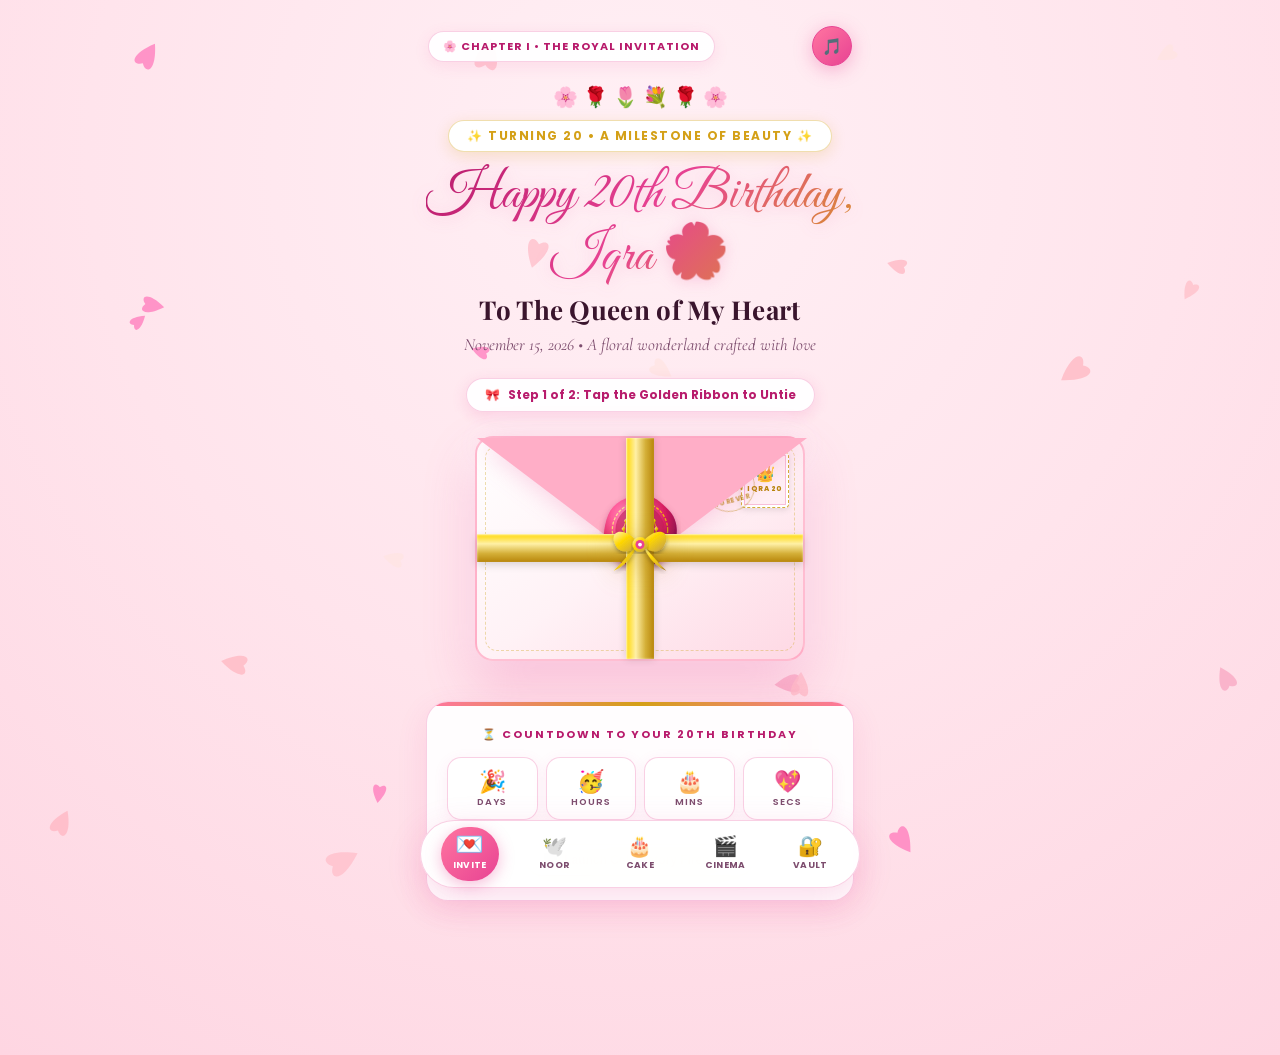
<file: index.html>
<!DOCTYPE html>
<html lang="en">
<head>
  <meta charset="UTF-8">
  <meta name="viewport" content="width=device-width, initial-scale=1.0, maximum-scale=1.0, user-scalable=no, viewport-fit=cover">
  <title>A Royal Invitation • Happy 20th Birthday My Love</title>
  <link rel="stylesheet" href="shared.css">
  <style>
    /* ═══════════════════════════════════════════
       PAGE 1 THEME: BLUSH ROSE GARDEN & ROYAL LETTER
       ═══════════════════════════════════════════ */
    body {
      background: radial-gradient(circle at 50% 15%, #fff0f5 0%, #ffe4ec 50%, #fed6e2 100%);
      overflow-x: hidden;
    }

    .floral-garland {
      display: flex;
      justify-content: center;
      gap: 10px;
      font-size: 20px;
      margin-bottom: 8px;
      animation: floatGentle 3s infinite ease-in-out;
    }

    .turning-20-pill {
      display: inline-flex;
      align-items: center;
      gap: 8px;
      padding: 6px 18px;
      background: #ffffff;
      border: 1.5px solid var(--border-gold);
      border-radius: 50px;
      font-size: 12px;
      font-weight: 700;
      color: var(--gold-warm);
      letter-spacing: 1.5px;
      text-transform: uppercase;
      margin-bottom: 12px;
      box-shadow: 0 4px 15px rgba(212, 160, 23, 0.2);
    }

    /* ═══════════════════════════════════════════
       CEREMONY STEP INDICATOR
       ═══════════════════════════════════════════ */
    .unseal-step-badge {
      display: inline-flex;
      align-items: center;
      gap: 8px;
      padding: 7px 18px;
      background: rgba(255, 255, 255, 0.95);
      border: 1.5px solid var(--border-rose);
      border-radius: 50px;
      font-size: 12px;
      font-weight: 700;
      color: var(--rose-deep);
      box-shadow: 0 4px 15px rgba(232, 67, 147, 0.16);
      margin-bottom: 14px;
      transition: all 0.4s ease;
      user-select: none;
    }

    /* ═══════════════════════════════════════════
       STAGE & 3D ENVELOPE CONTAINER
       ═══════════════════════════════════════════ */
    .envelope-stage {
      width: 100%;
      max-width: 380px;
      margin: 10px auto 20px;
      perspective: 1400px;
      display: flex;
      flex-direction: column;
      align-items: center;
      position: relative;
    }

    .envelope-wrapper {
      position: relative;
      width: 330px;
      height: 225px;
      background: linear-gradient(145deg, #ffffff 0%, #fff2f6 50%, #fed8e4 100%);
      border-radius: 18px;
      box-shadow: 0 22px 50px rgba(232, 67, 147, 0.28), 0 0 30px rgba(255, 255, 255, 0.9);
      border: 2px solid rgba(255, 117, 160, 0.45);
      transform-style: preserve-3d;
      transition: transform 0.6s cubic-bezier(0.2, 0.8, 0.2, 1), box-shadow 0.6s ease;
      cursor: pointer;
    }

    .envelope-wrapper::after {
      content: '';
      position: absolute;
      inset: 8px;
      border: 1px dashed rgba(212, 175, 55, 0.4);
      border-radius: 12px;
      pointer-events: none;
    }

    /* Royal Postage Stamp in Corner */
    .envelope-stamp {
      position: absolute;
      top: 14px;
      right: 14px;
      width: 48px;
      height: 56px;
      background: #fff;
      border: 1.5px dashed #d4af37;
      border-radius: 4px;
      box-shadow: 0 2px 6px rgba(0, 0, 0, 0.1);
      display: flex;
      flex-direction: column;
      align-items: center;
      justify-content: center;
      padding: 2px;
      z-index: 2;
      pointer-events: none;
    }
    .envelope-stamp-inner {
      width: 100%;
      height: 100%;
      border: 0.5px solid rgba(232, 67, 147, 0.3);
      display: flex;
      flex-direction: column;
      align-items: center;
      justify-content: center;
      text-align: center;
      background: linear-gradient(135deg, #fff5f8, #ffeef4);
    }
    .envelope-stamp-icon { font-size: 16px; line-height: 1; }
    .envelope-stamp-txt { font-size: 7px; font-weight: 800; color: #b8860b; text-transform: uppercase; margin-top: 2px; letter-spacing: 0.5px; }

    /* Postmark Circular Cancellation */
    .envelope-postmark {
      position: absolute;
      top: 22px;
      right: 48px;
      width: 52px;
      height: 52px;
      border: 1.5px solid rgba(184, 134, 11, 0.45);
      border-radius: 50%;
      pointer-events: none;
      z-index: 3;
      display: flex;
      flex-direction: column;
      align-items: center;
      justify-content: center;
      transform: rotate(-15deg);
      font-size: 6.5px;
      font-weight: 800;
      color: rgba(184, 134, 11, 0.7);
      text-transform: uppercase;
      letter-spacing: 0.5px;
    }

    /* Envelope Top Flap */
    .envelope-flap {
      position: absolute;
      top: 0;
      left: 0;
      width: 0;
      height: 0;
      border-left: 165px solid transparent;
      border-right: 165px solid transparent;
      border-top: 125px solid #ffaec7;
      transform-origin: top center;
      transition: transform 0.9s cubic-bezier(0.4, 0, 0.2, 1), z-index 0.2s;
      z-index: 6;
      filter: drop-shadow(0 4px 12px rgba(232, 67, 147, 0.22));
    }

    .envelope-wrapper.unsealed .envelope-flap {
      transform: rotateX(180deg);
      z-index: 1;
    }

    /* ═══════════════════════════════════════════
       INTERACTIVE SILK RIBBON & BOW (STEP 1)
       ═══════════════════════════════════════════ */
    .ribbon-container {
      position: absolute;
      inset: 0;
      z-index: 12;
      pointer-events: all;
      transition: opacity 0.5s ease;
    }

    .ribbon-container.untied {
      pointer-events: none;
      opacity: 0;
    }

    /* Horizontal Satin Band */
    .ribbon-band-h {
      position: absolute;
      top: 50%;
      left: 0;
      right: 0;
      height: 28px;
      transform: translateY(-50%);
      background: linear-gradient(180deg, #ffd700 0%, #fff0a6 35%, #d4af37 70%, #b8860b 100%);
      box-shadow: 0 3px 8px rgba(0, 0, 0, 0.15), inset 0 1px 2px rgba(255, 255, 255, 0.8);
      z-index: 10;
      transition: transform 0.7s cubic-bezier(0.4, 0, 0.2, 1), opacity 0.6s ease;
    }

    /* Vertical Satin Band */
    .ribbon-band-v {
      position: absolute;
      top: 0;
      bottom: 0;
      left: 50%;
      width: 28px;
      transform: translateX(-50%);
      background: linear-gradient(90deg, #ffd700 0%, #fff0a6 35%, #d4af37 70%, #b8860b 100%);
      box-shadow: 0 0 8px rgba(0, 0, 0, 0.15), inset 1px 0 2px rgba(255, 255, 255, 0.8);
      z-index: 10;
      transition: transform 0.7s cubic-bezier(0.4, 0, 0.2, 1), opacity 0.6s ease;
    }

    .ribbon-container.untied .ribbon-band-h {
      transform: translateY(-50%) scaleX(0);
      opacity: 0;
    }

    .ribbon-container.untied .ribbon-band-v {
      transform: translateX(-50%) scaleY(0);
      opacity: 0;
    }

    /* Center Silk Ribbon Bow */
    .ribbon-bow-wrap {
      position: absolute;
      top: 50%;
      left: 50%;
      transform: translate(-50%, -50%);
      z-index: 14;
      cursor: pointer;
      filter: drop-shadow(0 6px 14px rgba(184, 134, 11, 0.45));
      transition: transform 0.3s cubic-bezier(0.34, 1.56, 0.64, 1);
      animation: ribbonBreath 2.8s infinite ease-in-out alternate;
    }
    .ribbon-bow-wrap:hover {
      transform: translate(-50%, -50%) scale(1.1);
    }
    .ribbon-bow-wrap:active {
      transform: translate(-50%, -50%) scale(0.95);
    }

    @keyframes ribbonBreath {
      0% { transform: translate(-50%, -50%) scale(1); }
      100% { transform: translate(-50%, -50%) scale(1.05); }
    }

    .ribbon-container.untied .ribbon-bow-wrap {
      animation: ribbonDissolve 0.7s forwards ease-in;
    }

    @keyframes ribbonDissolve {
      0% { transform: translate(-50%, -50%) scale(1); opacity: 1; }
      50% { transform: translate(-50%, -50%) scale(1.3) rotate(15deg); opacity: 0.8; }
      100% { transform: translate(-50%, -50%) scale(0.2) rotate(45deg); opacity: 0; }
    }

    /* ═══════════════════════════════════════════
       ROYAL "20" WAX SEAL WITH CRACK PHYSICS (STEP 2)
       ═══════════════════════════════════════════ */
    .wax-seal-container {
      position: absolute;
      top: 92px;
      left: 50%;
      transform: translate(-50%, -50%);
      width: 82px;
      height: 82px;
      z-index: 8;
      cursor: pointer;
      user-select: none;
      transition: transform 0.4s cubic-bezier(0.34, 1.56, 0.64, 1);
    }

    .wax-seal-container.active-pulse {
      animation: sealPulse 1.8s infinite alternate ease-in-out;
    }

    @keyframes sealPulse {
      0% { filter: drop-shadow(0 0 10px rgba(255, 117, 160, 0.5)) drop-shadow(0 0 15px rgba(255, 215, 0, 0.4)); transform: translate(-50%, -50%) scale(1); }
      100% { filter: drop-shadow(0 0 18px rgba(255, 117, 160, 0.85)) drop-shadow(0 0 25px rgba(255, 215, 0, 0.7)); transform: translate(-50%, -50%) scale(1.06); }
    }

    /* Fracture Overlay Lines on Seal */
    .seal-crack-svg {
      position: absolute;
      inset: 0;
      width: 100%;
      height: 100%;
      pointer-events: none;
      z-index: 9;
      opacity: 0;
      transition: opacity 0.15s ease;
    }

    .wax-seal-container.cracking .seal-crack-svg {
      opacity: 1;
    }

    .wax-seal-container.shattered {
      animation: sealShatter 0.75s forwards cubic-bezier(0.2, 0.8, 0.2, 1);
      pointer-events: none;
    }

    @keyframes sealShatter {
      0% { transform: translate(-50%, -50%) scale(1); opacity: 1; }
      40% { transform: translate(-50%, -50%) scale(1.2) rotate(10deg); opacity: 0.9; }
      100% { transform: translate(-50%, -50%) scale(0.1) rotate(90deg); opacity: 0; }
    }

    /* ═══════════════════════════════════════════
       GRAND 3D TRI-FOLD DECKLE PARCHMENT LETTER
       ═══════════════════════════════════════════ */
    .parchment-viewport {
      display: none;
      width: 100%;
      max-width: 375px;
      margin: 18px auto 90px;
      position: relative;
      animation: emergeLetter 0.9s cubic-bezier(0.2, 0.8, 0.2, 1) forwards;
      z-index: 20;
    }

    @keyframes emergeLetter {
      0% { opacity: 0; transform: translateY(40px) scale(0.92); }
      100% { opacity: 1; transform: translateY(0) scale(1); }
    }

    .parchment-sheet {
      position: relative;
      width: 100%;
      background: linear-gradient(135deg, #fffdf8 0%, #fff9f0 50%, #fff4f8 100%);
      border: 2px solid rgba(212, 175, 55, 0.6);
      border-radius: 18px;
      padding: 30px 20px 36px;
      box-shadow: 0 20px 60px rgba(232, 67, 147, 0.25), 0 0 35px rgba(255, 255, 255, 0.95);
      position: relative;
      overflow: hidden;
      cursor: crosshair;
    }

    /* Deckle Gold Leaf Torn Edge Border */
    .parchment-sheet::before {
      content: '';
      position: absolute;
      inset: 6px;
      border: 1.5px dashed rgba(212, 175, 55, 0.45);
      border-radius: 14px;
      pointer-events: none;
    }

    /* Watermark Rose in Center Background */
    .parchment-watermark {
      position: absolute;
      top: 50%;
      left: 50%;
      transform: translate(-50%, -50%);
      font-size: 140px;
      opacity: 0.04;
      pointer-events: none;
      user-select: none;
    }

    /* Dried Pressed Rose with Washi Tape */
    .pressed-rose-badge {
      position: absolute;
      top: 14px;
      left: 16px;
      display: flex;
      flex-direction: column;
      align-items: center;
      z-index: 5;
    }

    .washi-tape-blush {
      width: 32px;
      height: 10px;
      background: linear-gradient(90deg, rgba(255, 182, 193, 0.85), rgba(255, 218, 185, 0.85));
      box-shadow: 0 1px 3px rgba(0, 0, 0, 0.1);
      transform: rotate(-8deg);
      margin-bottom: -4px;
    }

    .pressed-flower-icon {
      font-size: 26px;
      filter: drop-shadow(0 2px 4px rgba(232, 67, 147, 0.3));
      transform: rotate(5deg);
    }

    /* Royal Calligraphy Crown in Top-Right */
    .parchment-insignia {
      position: absolute;
      top: 14px;
      right: 16px;
      text-align: right;
      z-index: 5;
    }
    .insignia-crown { font-size: 18px; line-height: 1; }
    .insignia-date { font-family: var(--font-serif); font-size: 8px; font-weight: 700; color: #b8860b; letter-spacing: 1px; text-transform: uppercase; }

    /* Royal Monogram Crest: A 💖 I */
    .royal-crest-wrap {
      display: flex;
      flex-direction: column;
      align-items: center;
      margin: 6px auto 2px;
      user-select: none;
    }

    .crest-tagline {
      font-family: var(--font-serif);
      font-size: 8px;
      font-weight: 800;
      color: var(--gold-warm);
      letter-spacing: 2px;
      text-transform: uppercase;
      margin-top: 1px;
    }

    /* Shimmering Golden Calligraphy Header */
    .parchment-header {
      text-align: center;
      margin-top: 8px;
      margin-bottom: 8px;
    }

    .shimmer-script-title {
      font-family: var(--font-romantic);
      font-size: 38px;
      line-height: 1.15;
      background: linear-gradient(135deg, #d81b6c 0%, #b8860b 40%, #e84393 70%, #d4af37 100%);
      background-size: 200% auto;
      -webkit-background-clip: text;
      -webkit-text-fill-color: transparent;
      animation: goldInkFlow 4s linear infinite;
    }

    @keyframes goldInkFlow {
      0% { background-position: 0% center; }
      100% { background-position: 200% center; }
    }

    .parchment-subheading {
      font-size: 11px;
      font-weight: 800;
      color: var(--gold-warm);
      letter-spacing: 2px;
      text-transform: uppercase;
      margin-top: 3px;
    }

    /* Romantic Letter Body */
    .parchment-body {
      font-family: var(--font-classy);
      font-size: 15.5px;
      line-height: 1.65;
      color: #3f142b;
      margin: 18px 4px 14px;
      text-align: justify;
      text-justify: inter-word;
      position: relative;
      z-index: 2;
    }

    .parchment-body p {
      margin-bottom: 12px;
    }

    .parchment-salutation {
      font-family: var(--font-romantic);
      font-size: 26px;
      color: var(--rose-deep);
      display: block;
      margin-bottom: 6px;
      text-align: left;
    }

    /* Royal Urdu Couplet Calligraphy Box */
    .urdu-shair-parchment {
      background: linear-gradient(135deg, #fffbf4 0%, #fff0f5 100%);
      border: 1.5px solid var(--border-gold);
      border-radius: 14px;
      padding: 16px 14px;
      margin: 16px 0;
      text-align: center;
      box-shadow: inset 0 0 12px rgba(212, 160, 23, 0.12), 0 4px 15px rgba(232, 67, 147, 0.08);
      position: relative;
    }

    .urdu-shair-lines {
      font-family: var(--font-urdu);
      font-size: 19px;
      line-height: 1.85;
      color: #5c183b;
      direction: rtl;
    }

    .urdu-shair-divider {
      color: var(--gold-warm);
      font-size: 14px;
      margin: 6px 0;
    }

    /* Signature */
    .parchment-signature {
      text-align: right;
      margin-top: 14px;
      font-family: var(--font-romantic);
      font-size: 24px;
      color: var(--rose-deep);
      line-height: 1.25;
    }

    .parchment-signature-sub {
      font-family: var(--font-classy);
      font-size: 11px;
      font-weight: 700;
      color: var(--gold-warm);
      letter-spacing: 1px;
      text-transform: uppercase;
      margin-top: 3px;
    }

    /* ═══════════════════════════════════════════
       AUTHENTIC JEWELRY-GRADE 3D CLAMSHELL LOCKET
       ═══════════════════════════════════════════ */
    .locket-section {
      margin-top: 24px;
      padding-top: 18px;
      margin-bottom: 20px;
      border-top: 1.5px dashed rgba(212, 175, 55, 0.45);
      display: flex;
      flex-direction: column;
      align-items: center;
      position: relative;
    }

    .locket-prompt-pill {
      display: inline-flex;
      align-items: center;
      gap: 6px;
      font-size: 11px;
      font-weight: 800;
      color: #995c00;
      background: #fff8e7;
      padding: 6px 16px;
      border-radius: 50px;
      border: 1px solid #ffd700;
      margin-bottom: 16px;
      box-shadow: 0 2px 10px rgba(212, 160, 23, 0.25);
      animation: pulseGentle 2s infinite ease-in-out;
      transition: all 0.3s ease;
      cursor: pointer;
    }

    /* 3D Clamshell Locket Stage */
    .heart-locket-wrap {
      position: relative;
      cursor: pointer;
      user-select: none;
      transition: all 0.6s cubic-bezier(0.34, 1.56, 0.64, 1);
      display: flex;
      justify-content: center;
      align-items: center;
      margin: 4px auto;
      width: 100%;
    }

    /* ── CLOSED STATE: SINGLE 3D PENDANT ── */
    .locket-closed-pendant {
      position: relative;
      width: 140px;
      height: 140px;
      display: flex;
      flex-direction: column;
      align-items: center;
      filter: drop-shadow(0 10px 22px rgba(184, 134, 11, 0.5)) drop-shadow(0 0 14px rgba(255, 215, 0, 0.35));
      transition: transform 0.4s cubic-bezier(0.34, 1.56, 0.64, 1);
    }

    .locket-closed-pendant:hover {
      transform: scale(1.06);
    }

    .heart-locket-wrap.opened .locket-closed-pendant {
      display: none;
    }

    /* ── OPENED STATE: DUAL-HEART CLAMSHELL ── */
    .locket-clamshell-open {
      display: none;
      width: 100%;
      max-width: 326px;
      align-items: center;
      justify-content: center;
      position: relative;
      animation: locketReveal 0.6s cubic-bezier(0.34, 1.56, 0.64, 1) forwards;
      filter: drop-shadow(0 12px 28px rgba(184, 134, 11, 0.45));
    }

    .heart-locket-wrap.opened .locket-clamshell-open {
      display: flex;
    }

    @keyframes locketReveal {
      0% { opacity: 0; transform: scale(0.85); }
      100% { opacity: 1; transform: scale(1); }
    }

    /* Individual Heart Halves */
    .clamshell-heart-half {
      position: relative;
      width: 155px;
      height: 155px;
      display: flex;
      align-items: center;
      justify-content: center;
      flex-shrink: 0;
    }

    .heart-svg-plate {
      position: absolute;
      inset: 0;
      width: 100%;
      height: 100%;
      pointer-events: none;
    }

    /* Left Chamber: Bezeled Photo */
    .clamshell-photo-content {
      position: relative;
      width: 76px;
      height: 94px;
      border-radius: 50% 50% 45% 45%;
      overflow: hidden;
      border: 2px solid #ffd700;
      box-shadow: 0 4px 12px rgba(0, 0, 0, 0.35), inset 0 0 8px rgba(0, 0, 0, 0.2);
      background: #fff;
      margin-top: -6px;
      z-index: 2;
    }

    .clamshell-photo-img {
      width: 100%;
      height: 100%;
      object-fit: cover;
      object-position: center 15%;
      display: block;
    }

    .clamshell-photo-glare {
      position: absolute;
      inset: 0;
      background: linear-gradient(135deg, rgba(255, 255, 255, 0.45) 0%, transparent 55%);
      pointer-events: none;
    }

    /* Right Chamber: Royal Velvet & Gold Engraving */
    .clamshell-vow-content {
      position: relative;
      width: 112px;
      padding: 0 4px;
      margin-top: -14px;
      z-index: 2;
      text-align: center;
      display: flex;
      flex-direction: column;
      align-items: center;
    }

    .vow-gold-title {
      font-family: var(--font-serif);
      font-size: 8.5px;
      font-weight: 800;
      color: #ffd700;
      letter-spacing: 1.5px;
      text-transform: uppercase;
      text-shadow: 0 1px 3px rgba(0, 0, 0, 0.9);
      margin-bottom: 2px;
    }

    .vow-gold-text {
      font-family: var(--font-serif);
      font-size: 8.5px;
      line-height: 1.32;
      color: #fff9ea;
      font-weight: 600;
      text-shadow: 0 1px 2px rgba(0, 0, 0, 0.9);
      margin-bottom: 3px;
    }

    .vow-gold-sign {
      font-family: var(--font-romantic);
      font-size: 13px;
      color: #ffd700;
      text-shadow: 0 1px 3px rgba(0, 0, 0, 0.9);
      line-height: 1;
    }

    /* Center 3D Gold Hinge linking the two hearts */
    .clamshell-center-hinge {
      position: absolute;
      top: 50%;
      left: 50%;
      transform: translate(-50%, -50%);
      width: 14px;
      height: 70px;
      z-index: 5;
      pointer-events: none;
      display: flex;
      flex-direction: column;
      align-items: center;
      justify-content: space-between;
      padding: 4px 0;
    }
    .hinge-knuckle {
      width: 8px;
      height: 18px;
      border-radius: 4px;
      background: linear-gradient(90deg, #b8860b, #ffd700, #fff2a3, #b8860b);
      box-shadow: 0 2px 5px rgba(0, 0, 0, 0.45);
    }

    /* ═══════════════════════════════════════════
       OUT-OF-THE-BOX SURPRISE 2: "SEAL WITH A KISS" (💋)
       ═══════════════════════════════════════════ */
    .kiss-toolbar {
      display: flex;
      align-items: center;
      justify-content: center;
      gap: 12px;
      margin-top: 24px;
    }

    .btn-kiss-stamp {
      background: linear-gradient(135deg, #ff75a0 0%, #e84393 100%);
      color: #ffffff;
      border: none;
      border-radius: 50px;
      padding: 8px 18px;
      font-size: 12px;
      font-weight: 700;
      cursor: pointer;
      display: inline-flex;
      align-items: center;
      gap: 6px;
      box-shadow: 0 4px 14px rgba(232, 67, 147, 0.35);
      transition: transform 0.2s ease, box-shadow 0.2s ease;
    }
    .btn-kiss-stamp:hover { transform: scale(1.05); }
    .btn-kiss-stamp:active { transform: scale(0.95); }

    .kiss-count-badge {
      font-size: 11px;
      font-weight: 800;
      color: var(--rose-deep);
      background: rgba(255, 255, 255, 0.9);
      border: 1px solid var(--border-rose);
      padding: 6px 12px;
      border-radius: 50px;
    }

    /* Dynamic Kiss Marks on Parchment */
    .stamped-kiss-mark {
      position: absolute;
      font-size: 32px;
      line-height: 1;
      pointer-events: none;
      z-index: 15;
      animation: kissPop 0.5s cubic-bezier(0.34, 1.56, 0.64, 1) forwards;
      filter: drop-shadow(0 2px 5px rgba(232, 67, 147, 0.4));
    }

    @keyframes kissPop {
      0% { transform: scale(0.2) rotate(var(--rot, 0deg)); opacity: 0; }
      70% { transform: scale(1.25) rotate(var(--rot, 0deg)); opacity: 1; }
      100% { transform: scale(1) rotate(var(--rot, 0deg)); opacity: 0.92; }
    }

    /* ═══════════════════════════════════════════
       STARDUST PARTICLES OVER LETTER
       ═══════════════════════════════════════════ */
    .stardust-particle {
      position: absolute;
      width: 6px;
      height: 6px;
      border-radius: 50%;
      background: #ffd700;
      box-shadow: 0 0 8px #ffd700, 0 0 15px #ff75a0;
      pointer-events: none;
      z-index: 30;
      animation: stardustFade 0.8s ease-out forwards;
    }

    @keyframes stardustFade {
      0% { transform: scale(1) translate(0, 0); opacity: 1; }
      100% { transform: scale(0.2) translate(var(--tx, 0px), var(--ty, -25px)); opacity: 0; }
    }

    /* Controls beneath letter */
    .parchment-controls {
      display: flex;
      justify-content: center;
      gap: 12px;
      margin-top: 20px;
    }

    .btn-refold {
      background: #ffffff;
      border: 1.5px solid var(--border-gold);
      color: var(--gold-warm);
      padding: 8px 16px;
      border-radius: 50px;
      font-size: 12px;
      font-weight: 700;
      cursor: pointer;
      display: inline-flex;
      align-items: center;
      gap: 6px;
      box-shadow: 0 4px 12px rgba(212, 160, 23, 0.15);
      transition: all 0.3s ease;
    }
    .btn-refold:active { transform: scale(0.95); }

    /* Countdown Grid */
    .countdown-grid {
      display: grid;
      grid-template-columns: repeat(4, 1fr);
      gap: 8px;
      width: 100%;
      margin: 14px 0 16px;
    }

    .countdown-box {
      background: rgba(255, 255, 255, 0.95);
      border: 1px solid var(--border-rose);
      border-radius: var(--radius-sm);
      padding: 10px 4px;
      text-align: center;
      box-shadow: 0 4px 15px rgba(232, 67, 147, 0.08);
    }

    .countdown-value {
      font-family: var(--font-serif);
      font-size: 22px;
      font-weight: 700;
      color: var(--rose-deep);
      display: block;
      line-height: 1.1;
    }

    .countdown-lbl {
      font-size: 9.5px;
      font-weight: 600;
      color: var(--text-muted);
      text-transform: uppercase;
      letter-spacing: 1px;
      margin-top: 3px;
      display: block;
    }

    .fireworks-quick-btn {
      margin-top: 8px;
      background: #fff;
      border: 1.5px solid var(--border-gold);
      color: var(--gold-warm);
      padding: 8px 16px;
      border-radius: 50px;
      font-size: 12px;
      font-weight: 700;
      cursor: pointer;
      display: inline-flex;
      align-items: center;
      gap: 6px;
      box-shadow: 0 4px 12px rgba(212, 160, 23, 0.15);
      transition: all 0.3s ease;
    }

    .journey-action-wrap {
      display: none;
      width: 100%;
      margin-top: 15px;
      animation: fadeInUp 0.8s ease forwards;
    }

    @keyframes fadeInUp {
      from { opacity: 0; transform: translateY(20px); }
      to { opacity: 1; transform: translateY(0); }
    }
  </style>
</head>
<body>

  <div class="page-container">
    <!-- Top App Bar -->
    <div class="top-bar">
      <div class="chapter-badge">🌸 Chapter I • The Royal Invitation</div>
      <button class="sound-toggle-btn" id="soundToggleBtn" aria-label="Toggle Sound">🎵</button>
    </div>

    <!-- Garland & Pill -->
    <div class="floral-garland">🌸 🌹 🌷 💐 🌹 🌸</div>
    <div class="turning-20-pill">✨ Turning 20 • A Milestone of Beauty ✨</div>

    <!-- Romantic Header -->
    <h1 class="title-romantic">Happy 20th Birthday, Iqra 🌸</h1>
    <h2 class="title-classy">To The Queen of My Heart</h2>
    <p class="subtitle-soft">November 15, 2026 • A floral wonderland crafted with love</p>

    <!-- Unsealing Step Pill -->
    <div class="unseal-step-badge" id="unsealBadge">
      <span>🎀</span> Step 1 of 2: Tap the Golden Ribbon to Untie
    </div>

    <!-- ═══════════════════════════════════════════
         INTERACTIVE ENVELOPE STAGE (RIBBON & WAX SEAL)
         ═══════════════════════════════════════════ -->
    <div class="envelope-stage" id="envelopeStage">
      <div class="envelope-wrapper" id="envelopeWrapper">
        <div class="envelope-flap" id="envelopeFlap"></div>
        
        <!-- Royal Postage Stamp & Cancellation -->
        <div class="envelope-stamp">
          <div class="envelope-stamp-inner">
            <span class="envelope-stamp-icon">👑</span>
            <span class="envelope-stamp-txt">IQRA 20</span>
          </div>
        </div>
        <div class="envelope-postmark">
          <span>★ ALI &amp; IQRA ★</span>
          <span>15 NOV</span>
          <span>FOREVER</span>
        </div>

        <!-- Silk Ribbon Layer (Step 1) -->
        <div class="ribbon-container" id="ribbonContainer" title="Tap to untie ribbon">
          <div class="ribbon-band-h"></div>
          <div class="ribbon-band-v"></div>
          
          <div class="ribbon-bow-wrap" id="ribbonBow">
            <svg viewBox="0 0 100 80" width="76" height="60">
              <defs>
                <linearGradient id="bowGold" x1="0%" y1="0%" x2="100%" y2="100%">
                  <stop offset="0%" stop-color="#fff4b8"/>
                  <stop offset="40%" stop-color="#ffd700"/>
                  <stop offset="80%" stop-color="#d4af37"/>
                  <stop offset="100%" stop-color="#996515"/>
                </linearGradient>
                <filter id="bowShd">
                  <feDropShadow dx="0" dy="3" stdDeviation="3" flood-color="#000" flood-opacity="0.3"/>
                </filter>
              </defs>
              <!-- Left Loop -->
              <path d="M 50 40 C 25 10 5 25 20 45 C 30 55 45 45 50 40 Z" fill="url(#bowGold)" filter="url(#bowShd)"/>
              <!-- Right Loop -->
              <path d="M 50 40 C 75 10 95 25 80 45 C 70 55 55 45 50 40 Z" fill="url(#bowGold)" filter="url(#bowShd)"/>
              <!-- Left Fluttering Tail -->
              <path d="M 45 42 Q 25 65 15 75 Q 30 70 42 50 Z" fill="url(#bowGold)" filter="url(#bowShd)"/>
              <!-- Right Fluttering Tail -->
              <path d="M 55 42 Q 75 65 85 75 Q 70 70 58 50 Z" fill="url(#bowGold)" filter="url(#bowShd)"/>
              <!-- Center Brooch Knot -->
              <circle cx="50" cy="40" r="10" fill="url(#bowGold)" filter="url(#bowShd)"/>
              <circle cx="50" cy="40" r="6" fill="#e84393"/>
              <circle cx="50" cy="40" r="2.5" fill="#ffffff"/>
            </svg>
          </div>
        </div>

        <!-- Embossed "20" Wax Seal (Step 2) -->
        <div class="wax-seal-container" id="waxSealContainer" title="Tap to break wax seal">
          <img src="assets/wax-seal.svg" alt="Royal 20th Wax Seal" id="waxSealImg" style="width: 100%; height: 100%;">
          
          <!-- Dynamic Procedural Crack Lines -->
          <svg class="seal-crack-svg" id="sealCracks" viewBox="0 0 100 100">
            <path d="M50 15 L48 38 L30 45 L50 52 L68 40 L50 52 L54 78 L45 88" stroke="#ffffff" stroke-width="2.5" fill="none" stroke-linecap="round"/>
            <path d="M50 52 L22 68" stroke="#ffd700" stroke-width="2" fill="none" stroke-linecap="round"/>
            <path d="M50 52 L80 62" stroke="#ffd700" stroke-width="2" fill="none" stroke-linecap="round"/>
          </svg>
        </div>
      </div>
    </div>

    <!-- ═══════════════════════════════════════════
         GRAND 3D TRI-FOLD DECKLE PARCHMENT LETTER
         ═══════════════════════════════════════════ -->
    <div class="parchment-viewport" id="parchmentViewport">
      <div class="parchment-sheet" id="parchmentSheet">
        <!-- Watermark Rose Background -->
        <div class="parchment-watermark">🌹</div>

        <!-- Dried Pressed Flower & Washi Tape -->
        <div class="pressed-rose-badge">
          <div class="washi-tape-blush"></div>
          <span class="pressed-flower-icon">🌸</span>
        </div>

        <!-- Insignia Top-Right -->
        <div class="parchment-insignia">
          <div class="insignia-crown">👑</div>
          <div class="insignia-date">15 • XI • 2026</div>
        </div>

        <!-- Royal Monogram Crest: A 💖 I -->
        <div class="royal-crest-wrap">
          <svg viewBox="0 0 160 52" width="145" height="46">
            <defs>
              <linearGradient id="crestGold" x1="0%" y1="0%" x2="100%" y2="100%">
                <stop offset="0%" stop-color="#fff4b8"/>
                <stop offset="35%" stop-color="#ffd700"/>
                <stop offset="70%" stop-color="#d4af37"/>
                <stop offset="100%" stop-color="#996515"/>
              </linearGradient>
            </defs>
            <!-- Royal Tiara Crown -->
            <path d="M 72 12 L 76 16 L 80 7 L 84 16 L 88 12 L 86 20 L 74 20 Z" fill="url(#crestGold)"/>
            <circle cx="80" cy="5.5" r="1.5" fill="#fff"/>
            <!-- Left Laurel Branch -->
            <path d="M 48 34 C 54 20 64 18 72 20" fill="none" stroke="url(#crestGold)" stroke-width="1.5" stroke-linecap="round"/>
            <path d="M 50 25 Q 46 21 52 19 Q 56 23 50 25 Z" fill="url(#crestGold)"/>
            <path d="M 56 19 Q 54 14 60 14 Q 62 19 56 19 Z" fill="url(#crestGold)"/>
            <!-- Right Laurel Branch -->
            <path d="M 112 34 C 106 20 96 18 88 20" fill="none" stroke="url(#crestGold)" stroke-width="1.5" stroke-linecap="round"/>
            <path d="M 110 25 Q 114 21 108 19 Q 104 23 110 25 Z" fill="url(#crestGold)"/>
            <path d="M 104 19 Q 106 14 100 14 Q 98 19 104 19 Z" fill="url(#crestGold)"/>
            <!-- Interlocking Monogram Text: A & I -->
            <text x="80" y="38" font-family="'Playfair Display', 'Cinzel', serif" font-size="16.5" font-weight="bold" fill="url(#crestGold)" text-anchor="middle" letter-spacing="2">A  &amp;  I</text>
            <!-- Center Heart -->
            <path d="M 80 28 C 80 28 77 24.5 77 22.5 C 77 21 78.2 20 79.5 20 C 80.2 20 80.8 20.5 81 21 C 81.2 20.5 81.8 20 82.5 20 C 83.8 20 85 21 85 22.5 C 85 24.5 82 28 82 28 Z" fill="#e84393"/>
          </svg>
          <div class="crest-tagline">ALI &amp; IQRA • WRITTEN IN THE STARS</div>
        </div>

        <!-- Shimmering Calligraphy Header -->
        <div class="parchment-header">
          <h2 class="shimmer-script-title">To My Dearest Iqra</h2>
          <div class="parchment-subheading">A Royal Letter from Ali • Celebrating 20 Beautiful Years</div>
        </div>

        <!-- Letter Body -->
        <div class="parchment-body">
          <span class="parchment-salutation">My Dearest Iqra,</span>
          <p>
            Twenty years ago, Allah blessed this world with your existence, my sweet Iqra, and on the day you entered my life, my heart found its forever sanctuary and serene peace.
          </p>
          <p>
            Stepping into your twenties today, you carry a radiance that turns every ordinary moment into something extraordinary. Your kindness, your gentle laughter, and your pure soul inspire me every single day.
          </p>
          <p>
            I have crafted this entire royal celebration just for you: your sacred blessings, your 20th cake cutting ceremony with memories hanging in the air, our private cinema, and sweet secrets waiting to be unlocked.
          </p>
        </div>

        <!-- Classical Urdu Masterpieces: Ghalib & Parveen Shakir -->
        <div class="urdu-shair-parchment">
          <div style="font-size: 10.5px; font-weight: 800; color: #b8860b; letter-spacing: 2px; text-transform: uppercase; margin-bottom: 8px;">
            ✦ غالبؔ و پروین شاکرؔ کی دعائیہ شاعری ✦
          </div>
          <div class="urdu-shair-lines">
            تُم سلامت رہو ہزار بَرس<br>
            ہر بَرس کے ہوں دِن پچاس ہزار<br>
            <div class="urdu-shair-divider">✦ 🌸 ✦</div>
            خدا کرے کہ ترے باغ میں سدا مہکے<br>
            وہ فصلِ گل جسے اندیشۂ زوال نہ ہو
          </div>
        </div>

        <!-- Signature -->
        <div class="parchment-signature">
          Two Souls, One Heartbeat • <span style="color: #b81b6c; font-weight: 800;">Ali &amp; Iqra</span><br>
          Forever &amp; Always Yours,<br>
          <span style="font-size: 32px; color: #b81b6c;">Ali</span> 🕊️
          <div class="parchment-signature-sub">November 15, 2026</div>
        </div>

        <!-- ═══════════════════════════════════════════
             OUT-OF-THE-BOX SURPRISE 1: AUTHENTIC JEWELRY-GRADE 3D CLAMSHELL LOCKET
             ═══════════════════════════════════════════ -->
        <div class="locket-section">
          <div class="locket-prompt-pill" id="locketPill">
            <span>✨</span> Tap To Open Ali &amp; Iqra's Secret Locket
          </div>

          <div class="heart-locket-wrap" id="heartLocket" title="Tap to open or close locket">
            <!-- ── 1. CLOSED STATE: 3D GOLDEN HEART PENDANT ── -->
            <div class="locket-closed-pendant">
              <svg viewBox="0 0 140 140" width="135" height="135">
                <defs>
                  <linearGradient id="pendantGold" x1="0%" y1="0%" x2="100%" y2="100%">
                    <stop offset="0%" stop-color="#fff8db"/>
                    <stop offset="25%" stop-color="#ffd700"/>
                    <stop offset="55%" stop-color="#d4af37"/>
                    <stop offset="85%" stop-color="#b8860b"/>
                    <stop offset="100%" stop-color="#6a4400"/>
                  </linearGradient>
                  <radialGradient id="gemGrad" cx="35%" cy="35%" r="65%">
                    <stop offset="0%" stop-color="#ffb3d9"/>
                    <stop offset="35%" stop-color="#ff1493"/>
                    <stop offset="75%" stop-color="#c2185b"/>
                    <stop offset="100%" stop-color="#880e4f"/>
                  </radialGradient>
                </defs>
                <!-- Top Bail Loop & Ribbon -->
                <circle cx="70" cy="12" r="7" fill="none" stroke="url(#pendantGold)" stroke-width="2.5"/>
                <path d="M 66 12 Q 55 -2 48 6 Q 64 8 68 12 Z" fill="#e84393"/>
                <path d="M 74 12 Q 85 -2 92 6 Q 76 8 72 12 Z" fill="#e84393"/>
                <!-- Sculpted 3D Golden Heart Outer -->
                <path d="M 70 130 C 70 130 12 90 12 50 C 12 26 30 16 50 16 C 61 16 68 22 70 29 C 72 22 79 16 90 16 C 110 16 128 26 128 50 C 128 90 70 130 70 130 Z" 
                      fill="url(#pendantGold)" stroke="#ffffff" stroke-width="1.2"/>
                <!-- Inner Beaded Filigree Border -->
                <path d="M 70 122 C 70 122 20 85 20 52 C 20 32 34 23 50 23 C 59 23 66 28 70 34 C 74 28 81 23 90 23 C 106 23 120 32 120 52 C 120 85 70 122 70 122 Z" 
                      fill="none" stroke="#fff4b8" stroke-width="1.5" stroke-dasharray="3,2" opacity="0.8"/>
                <!-- Monogram A ∞ I -->
                <text x="70" y="56" font-family="'Cinzel', 'Playfair Display', serif" font-size="14.5" font-weight="bold" fill="#6a4400" text-anchor="middle" letter-spacing="1.5">A  ∞  I</text>
                <!-- Central Faceted Ruby Gem -->
                <path d="M 70 88 C 70 88 54 75 54 67 C 54 62 58 58 63 58 C 66 58 69 60 70 63 C 71 60 74 58 77 58 C 82 58 86 62 86 67 C 86 75 70 88 70 88 Z" 
                      fill="url(#gemGrad)" stroke="#ffffff" stroke-width="0.8" filter="drop-shadow(0 2px 4px rgba(0,0,0,0.3))"/>
                <circle cx="67" cy="63" r="1.5" fill="#ffffff" opacity="0.9"/>
                <!-- Side Latch Nub -->
                <circle cx="127" cy="50" r="3" fill="#fff4b8" stroke="#b8860b" stroke-width="1"/>
              </svg>
            </div>

            <!-- ── 2. OPENED STATE: DUAL-HEART CLAMSHELL ── -->
            <div class="locket-clamshell-open">
              <!-- Left Heart: Bezeled Photo of Iqra -->
              <div class="clamshell-heart-half">
                <svg viewBox="0 0 155 155" class="heart-svg-plate">
                  <path d="M 78 145 C 78 145 10 100 10 55 C 10 28 30 18 52 18 C 64 18 73 25 78 33 C 83 25 92 18 104 18 C 126 18 146 28 146 55 C 146 100 78 145 78 145 Z" 
                        fill="url(#pendantGold)" stroke="#fff" stroke-width="1.5"/>
                  <path d="M 78 136 C 78 136 20 95 20 56 C 20 34 36 26 53 26 C 63 26 71 31 78 38 C 85 31 93 26 103 26 C 120 26 136 34 136 56 C 136 95 78 136 78 136 Z" 
                        fill="#fff8ec" stroke="#d4af37" stroke-width="1.2"/>
                </svg>
                <div class="clamshell-photo-content">
                  <img src="assets/pics/pic2.jpg" alt="Iqra's Radiant Smile" class="clamshell-photo-img">
                  <div class="clamshell-photo-glare"></div>
                </div>
              </div>

              <!-- Center 3D Gold Hinge -->
              <div class="clamshell-center-hinge">
                <div class="hinge-knuckle"></div>
                <div class="hinge-knuckle"></div>
                <div class="hinge-knuckle"></div>
              </div>

              <!-- Right Heart: Royal Velvet & Gold Engraved Vow -->
              <div class="clamshell-heart-half">
                <svg viewBox="0 0 155 155" class="heart-svg-plate">
                  <path d="M 78 145 C 78 145 10 100 10 55 C 10 28 30 18 52 18 C 64 18 73 25 78 33 C 83 25 92 18 104 18 C 126 18 146 28 146 55 C 146 100 78 145 78 145 Z" 
                        fill="url(#pendantGold)" stroke="#fff" stroke-width="1.5"/>
                  <path d="M 78 136 C 78 136 20 95 20 56 C 20 34 36 26 53 26 C 63 26 71 31 78 38 C 85 31 93 26 103 26 C 120 26 136 34 136 56 C 136 95 78 136 78 136 Z" 
                        fill="radial-gradient(circle at 50% 50%, #750835, #3b021a)" stroke="#ffd700" stroke-width="1.2"/>
                </svg>
                <div class="clamshell-vow-content">
                  <div class="vow-gold-title">✨ ALI &amp; IQRA ✨</div>
                  <div class="vow-gold-text">
                    "In a world of 8 billion souls, my eyes and my heart will always look only for you, my Iqra. From 21-08-24 to eternity. Happy 20th Birthday, my Queen 👑"
                  </div>
                  <div class="vow-gold-sign">— Yours Forever, Ali 🕊️</div>
                </div>
              </div>
            </div>
          </div>
        </div>

        <!-- ═══════════════════════════════════════════
             OUT-OF-THE-BOX SURPRISE 2: "SEAL WITH A KISS"
             ═══════════════════════════════════════════ -->
        <div class="kiss-toolbar">
          <button class="btn-kiss-stamp" id="kissStampBtn">
            <span>💋</span> Leave a Rose Kiss
          </button>
          <div class="kiss-count-badge" id="kissCounter">
            Kisses: <span id="kissCountVal">0</span> 💋
          </div>
        </div>
      </div>

      <!-- Controls beneath the parchment -->
      <div class="parchment-controls">
        <button class="btn-refold" id="refoldBtn">
          <span>🔄</span> Re-Seal Letter
        </button>
      </div>
    </div>

    <!-- Countdown Card -->
    <div class="glass-card" style="margin-top: 20px;">
      <div style="font-size: 11px; text-transform: uppercase; letter-spacing: 2px; color: var(--rose-deep); text-align: center; margin-bottom: 8px; font-weight: 700;">
        ⏳ Countdown To Your 20th Birthday
      </div>
      <div class="countdown-grid">
        <div class="countdown-box">
          <span class="countdown-value" id="cdDays">00</span>
          <span class="countdown-lbl">Days</span>
        </div>
        <div class="countdown-box">
          <span class="countdown-value" id="cdHours">00</span>
          <span class="countdown-lbl">Hours</span>
        </div>
        <div class="countdown-box">
          <span class="countdown-value" id="cdMins">00</span>
          <span class="countdown-lbl">Mins</span>
        </div>
        <div class="countdown-box">
          <span class="countdown-value" id="cdSecs">00</span>
          <span class="countdown-lbl">Secs</span>
        </div>
      </div>
      
      <!-- Quick Fireworks Button -->
      <div style="text-align: center;">
        <button class="fireworks-quick-btn" id="launchFwBtn">
          <span>🎆</span> Launch Celebratory Fireworks
        </button>
      </div>
    </div>

    <!-- Revealed Action Button -->
    <div class="journey-action-wrap" id="journeyActionWrap">
      <a href="blessing.html" class="btn-royal" id="nextChapterBtn">
        Enter The Sanctuary of Noor 🕊️ →
      </a>
    </div>
  </div>

  <script src="assets/fireworks.js"></script>
  <script src="shared.js"></script>
  <script>
    // Elements
    const envelope = document.getElementById('envelopeWrapper');
    const envelopeStage = document.getElementById('envelopeStage');
    const ribbonContainer = document.getElementById('ribbonContainer');
    const ribbonBow = document.getElementById('ribbonBow');
    const waxSealContainer = document.getElementById('waxSealContainer');
    const unsealBadge = document.getElementById('unsealBadge');
    const parchmentViewport = document.getElementById('parchmentViewport');
    const parchmentSheet = document.getElementById('parchmentSheet');
    const heartLocket = document.getElementById('heartLocket');
    const locketPill = document.getElementById('locketPill');
    const kissStampBtn = document.getElementById('kissStampBtn');
    const kissCounter = document.getElementById('kissCountVal');
    const refoldBtn = document.getElementById('refoldBtn');
    const actionWrap = document.getElementById('journeyActionWrap');
    const fwBtn = document.getElementById('launchFwBtn');

    let stage = 1; // 1: ribbon tied, 2: ribbon untied, 3: letter opened
    let kissCount = 0;
    let lastStardustTime = 0;

    // ─── STEP 1: UNTIE SILK RIBBON ───
    function untieRibbon() {
      if (stage !== 1) return;
      stage = 2;

      window.triggerHaptic([35, 45]);
      if (window.BirthdayAudio && window.BirthdayAudio.playRibbonUntie) {
        window.BirthdayAudio.playRibbonUntie();
      }

      ribbonContainer.classList.add('untied');
      waxSealContainer.classList.add('active-pulse');

      unsealBadge.innerHTML = '<span>✨</span> Step 2 of 2: Tap the Royal Wax Seal to Crack & Open';
      unsealBadge.style.borderColor = '#d4af37';
      unsealBadge.style.color = '#b8860b';
    }

    ribbonBow.addEventListener('click', (e) => {
      e.stopPropagation();
      untieRibbon();
    });
    ribbonContainer.addEventListener('click', untieRibbon);

    // ─── STEP 2: CRACK WAX SEAL & UNFOLD PARCHMENT ───
    function crackWaxSeal() {
      if (stage !== 2) return;
      stage = 3;

      window.triggerHaptic([50, 40, 80]);
      waxSealContainer.classList.add('cracking');

      if (window.BirthdayAudio) {
        if (window.BirthdayAudio.playWaxCrackHeavy) {
          window.BirthdayAudio.playWaxCrackHeavy();
        } else if (window.BirthdayAudio.playSealBreak) {
          window.BirthdayAudio.playSealBreak();
        }

        setTimeout(() => {
          if (window.BirthdayAudio.playHarpChime) {
            window.BirthdayAudio.playHarpChime([523.25, 659.25, 783.99, 1046.5, 1318.5]);
          }
        }, 320);
      }

      // Shatter seal and open envelope flap
      setTimeout(() => {
        waxSealContainer.classList.add('shattered');
        envelope.classList.add('unsealed');

        // Fireworks celebration burst
        if (window.Fireworks) {
          window.Fireworks.grandCelebration(4);
        }

        unsealBadge.innerHTML = '<span>💌</span> Royal Letter Unfolded With Love';
        unsealBadge.style.borderColor = '#e84393';
        unsealBadge.style.color = '#e84393';

        // Emerge Parchment Sheet
        setTimeout(() => {
          parchmentViewport.style.display = 'block';
          parchmentViewport.scrollIntoView({ behavior: 'smooth', block: 'start' });
          actionWrap.style.display = 'block';
        }, 600);
      }, 350);
    }

    waxSealContainer.addEventListener('click', (e) => {
      e.stopPropagation();
      if (stage === 1) {
        untieRibbon();
        setTimeout(crackWaxSeal, 600);
      } else if (stage === 2) {
        crackWaxSeal();
      }
    });

    envelope.addEventListener('click', () => {
      if (stage === 1) {
        untieRibbon();
      } else if (stage === 2) {
        crackWaxSeal();
      }
    });

    // ─── SURPRISE 1: GOLDEN HEART LOCKET ───
    function toggleLocket() {
      const isOpened = heartLocket.classList.toggle('opened');
      window.triggerHaptic([40, 60]);

      if (window.BirthdayAudio && window.BirthdayAudio.playLocketHinge) {
        window.BirthdayAudio.playLocketHinge();
      }

      if (isOpened) {
        locketPill.innerHTML = '<span>💖</span> Secret Revealed! A Forever Promise • Tap to Close';
        locketPill.style.background = '#ffe6ef';
        locketPill.style.borderColor = '#ff75a0';
        locketPill.style.color = '#d81b60';

        // Mini confetti hearts
        if (window.Fireworks) {
          window.Fireworks.launchSparkles(window.innerWidth / 2, window.innerHeight * 0.65);
        }
      } else {
        locketPill.innerHTML = '<span>✨</span> Tap To Open Ali &amp; Iqra\'s Secret Locket';
        locketPill.style.background = '#fff8e7';
        locketPill.style.borderColor = '#ffd700';
        locketPill.style.color = '#995c00';
      }
    }

    heartLocket.addEventListener('click', toggleLocket);
    locketPill.addEventListener('click', toggleLocket);

    // ─── SURPRISE 2: "SEAL WITH A KISS" (💋) ───
    function stampKiss(x, y) {
      kissCount++;
      kissCounter.textContent = kissCount;
      window.triggerHaptic([30, 40]);

      if (window.BirthdayAudio && window.BirthdayAudio.playKissSmooch) {
        window.BirthdayAudio.playKissSmooch();
      }

      const kiss = document.createElement('div');
      kiss.className = 'stamped-kiss-mark';
      kiss.textContent = '💋';
      const rot = (Math.random() * 30 - 15).toFixed(1);
      kiss.style.setProperty('--rot', rot + 'deg');

      // Position relative to parchmentSheet
      const rect = parchmentSheet.getBoundingClientRect();
      const posX = x !== undefined ? (x - rect.left - 16) : (rect.width * (0.35 + Math.random() * 0.4));
      const posY = y !== undefined ? (y - rect.top - 16) : (rect.height * (0.65 + Math.random() * 0.2));

      kiss.style.left = Math.max(10, Math.min(rect.width - 40, posX)) + 'px';
      kiss.style.top = Math.max(10, Math.min(rect.height - 40, posY)) + 'px';

      parchmentSheet.appendChild(kiss);
    }

    kissStampBtn.addEventListener('click', (e) => {
      e.stopPropagation();
      stampKiss();
    });

    // Tap directly on the parchment to leave a kiss!
    parchmentSheet.addEventListener('click', (e) => {
      // Don't stamp if clicking the locket, buttons, or links
      if (e.target.closest('.locket-section') || e.target.closest('.kiss-toolbar') || e.target.closest('.parchment-controls')) {
        return;
      }
      stampKiss(e.clientX, e.clientY);
    });

    // ─── SURPRISE 3: STARDUST SPARKLE TOUCH TRAIL ───
    function createStardust(x, y) {
      const now = performance.now();
      if (now - lastStardustTime < 60) return;
      lastStardustTime = now;

      const rect = parchmentSheet.getBoundingClientRect();
      const relX = x - rect.left;
      const relY = y - rect.top;

      const star = document.createElement('div');
      star.className = 'stardust-particle';
      star.style.left = relX + 'px';
      star.style.top = relY + 'px';
      star.style.setProperty('--tx', (Math.random() * 30 - 15) + 'px');
      star.style.setProperty('--ty', (Math.random() * -30 - 10) + 'px');

      parchmentSheet.appendChild(star);
      setTimeout(() => star.remove(), 800);

      if (window.BirthdayAudio && window.BirthdayAudio.playStardustChime && Math.random() > 0.6) {
        window.BirthdayAudio.playStardustChime();
      }
    }

    parchmentSheet.addEventListener('mousemove', (e) => {
      createStardust(e.clientX, e.clientY);
    });

    parchmentSheet.addEventListener('touchmove', (e) => {
      if (e.touches && e.touches[0]) {
        createStardust(e.touches[0].clientX, e.touches[0].clientY);
      }
    }, { passive: true });

    // ─── RE-FOLD & RE-SEAL LETTER ───
    refoldBtn.addEventListener('click', () => {
      window.triggerHaptic(25);
      parchmentViewport.style.display = 'none';
      envelope.classList.remove('unsealed');
      waxSealContainer.classList.remove('shattered', 'cracking', 'active-pulse');
      ribbonContainer.classList.remove('untied');
      stage = 1;

      unsealBadge.innerHTML = '<span>🎀</span> Step 1 of 2: Tap the Golden Ribbon to Untie';
      unsealBadge.style.borderColor = 'var(--border-rose)';
      unsealBadge.style.color = 'var(--rose-deep)';

      envelopeStage.scrollIntoView({ behavior: 'smooth', block: 'center' });
    });

    // Quick Fireworks Button
    fwBtn.addEventListener('click', () => {
      window.triggerHaptic(20);
      if (window.Fireworks) window.Fireworks.grandCelebration(5);
    });

    // ─── COUNTDOWN TO 20TH BIRTHDAY ───
    const TARGET_DATE = new Date('2026-11-15T00:00:00');
    function updateCountdown() {
      const now = new Date();
      const diff = TARGET_DATE - now;
      if (diff <= 0) {
        document.getElementById('cdDays').textContent = '🎉';
        document.getElementById('cdHours').textContent = '🥳';
        document.getElementById('cdMins').textContent = '🎂';
        document.getElementById('cdSecs').textContent = '💖';
        return;
      }
      const days = Math.floor(diff / (1000 * 60 * 60 * 24));
      const hours = Math.floor((diff % (1000 * 60 * 60 * 24)) / (1000 * 60 * 60));
      const mins = Math.floor((diff % (1000 * 60 * 60)) / (1000 * 60));
      const secs = Math.floor((diff % (1000 * 60)) / 1000);

      document.getElementById('cdDays').textContent = String(days).padStart(2, '0');
      document.getElementById('cdHours').textContent = String(hours).padStart(2, '0');
      document.getElementById('cdMins').textContent = String(mins).padStart(2, '0');
      document.getElementById('cdSecs').textContent = String(secs).padStart(2, '0');
    }
    updateCountdown();
    setInterval(updateCountdown, 1000);
  </script>
</body>
</html>
</file>
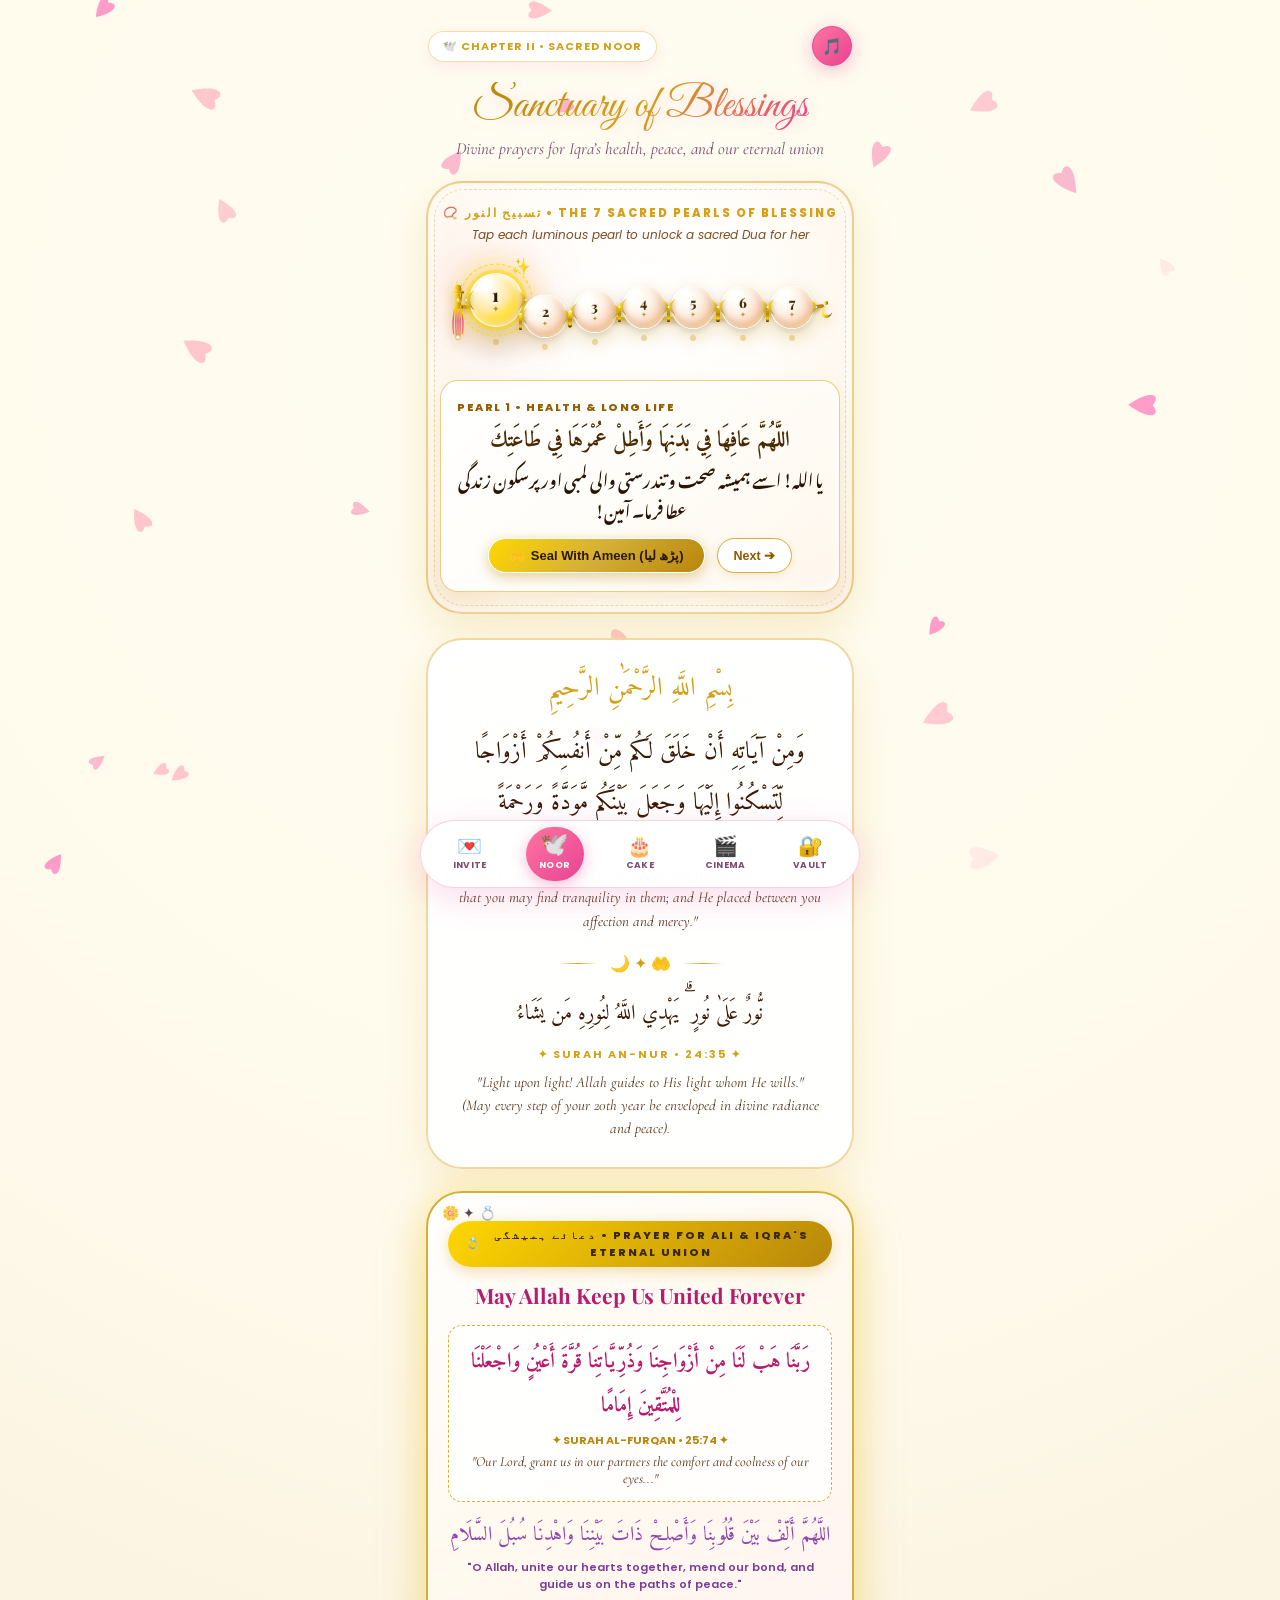
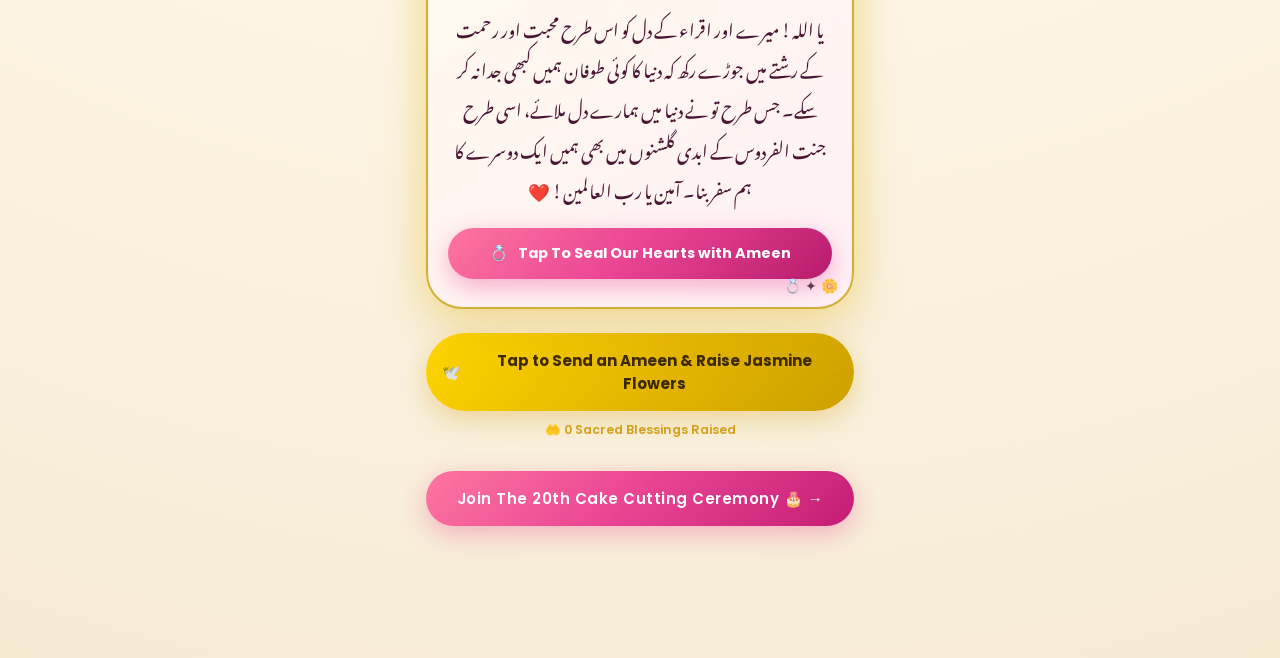
<file: blessing.html>
<!DOCTYPE html>
<html lang="en">
<head>
  <meta charset="UTF-8">
  <meta name="viewport" content="width=device-width, initial-scale=1.0, maximum-scale=1.0, user-scalable=no, viewport-fit=cover">
  <title>Sanctuary of Noor • Sacred Blessings & Eternal Union</title>
  <link rel="stylesheet" href="shared.css">
  <style>
    /* ═══════════════════════════════════════════
       PAGE 2 THEME: GOLDEN SUNLIGHT & SACRED NOOR
       ═══════════════════════════════════════════ */
    body {
      background: radial-gradient(circle at 50% 15%, #fffdf2 0%, #fef9ea 50%, #f7ebd4 100%);
    }

    /* ═══════════════════════════════════════════
       1. JEWELRY-GRADE PEARL TASBIH (7 SACRED PEARLS)
       ═══════════════════════════════════════════ */
    .tasbih-container {
      width: 100%;
      background: radial-gradient(ellipse at 50% 30%, #ffffff 0%, #fffdf8 45%, #fef5ea 80%, #f7e6d4 100%);
      border: 2px solid rgba(212, 160, 23, 0.45);
      border-radius: var(--radius-lg);
      padding: 22px 12px 20px;
      margin-bottom: 24px;
      box-shadow: 0 16px 42px rgba(212, 160, 23, 0.18), 
                  inset 0 0 25px rgba(255, 255, 255, 0.95),
                  inset 0 2px 4px rgba(212, 160, 23, 0.12);
      text-align: center;
      position: relative;
      overflow: hidden;
    }

    .tasbih-container::before {
      content: '';
      position: absolute;
      inset: 6px;
      border: 1px dashed rgba(212, 160, 23, 0.35);
      border-radius: calc(var(--radius-lg) - 6px);
      pointer-events: none;
    }

    .tasbih-header-title {
      font-size: 11.5px;
      font-weight: 800;
      color: var(--gold-warm);
      letter-spacing: 2px;
      text-transform: uppercase;
      margin-bottom: 4px;
      display: flex;
      align-items: center;
      justify-content: center;
      gap: 6px;
      position: relative;
      z-index: 2;
    }

    .tasbih-subtitle-hint {
      font-size: 12px;
      color: #7b4d24;
      font-style: italic;
      margin-bottom: 14px;
      position: relative;
      z-index: 2;
    }

    /* Tasbih Strand Wrapper & Natural Curved Cord */
    .tasbih-strand-wrapper {
      position: relative;
      width: 100%;
      padding: 22px 0 24px;
      display: flex;
      justify-content: center;
      align-items: center;
      min-height: 105px;
    }

    .tasbih-cord-curve {
      position: absolute;
      top: 50%;
      left: 2px;
      right: 2px;
      width: calc(100% - 4px);
      height: 60px;
      transform: translateY(-50%);
      pointer-events: none;
      z-index: 1;
    }

    /* The Pearls Track */
    .pearls-track {
      position: relative;
      z-index: 2;
      display: flex;
      justify-content: space-between;
      align-items: center;
      width: 100%;
      max-width: 410px;
      padding: 0 4px;
    }

    /* Imam Minaret Bead (Left Headpiece) */
    .tasbih-imam-wrapper {
      display: flex;
      flex-direction: column;
      align-items: center;
      cursor: pointer;
      user-select: none;
      transition: transform 0.35s cubic-bezier(0.34, 1.56, 0.64, 1);
      margin-right: 2px;
      filter: drop-shadow(0 3px 6px rgba(184, 134, 11, 0.35));
    }
    .tasbih-imam-wrapper:hover, .tasbih-imam-wrapper:active {
      transform: scale(1.12) rotate(-3deg);
    }

    /* Terminal 24k Gold Crescent Charm (Right) */
    .tasbih-tail-charm {
      display: flex;
      align-items: center;
      justify-content: center;
      cursor: pointer;
      user-select: none;
      transition: transform 0.35s cubic-bezier(0.34, 1.56, 0.64, 1);
      margin-left: 2px;
      filter: drop-shadow(0 3px 6px rgba(184, 134, 11, 0.35));
    }
    .tasbih-tail-charm:hover, .tasbih-tail-charm:active {
      transform: scale(1.15) rotate(8deg);
    }

    /* Pearl Wrapper & Interactive Catenary Offsets */
    .pearl-wrapper {
      display: flex;
      flex-direction: column;
      align-items: center;
      cursor: pointer;
      user-select: none;
      transition: transform 0.35s cubic-bezier(0.34, 1.56, 0.64, 1);
    }

    /* Catenary Curve Drape offsets for 7 Pearls */
    .pearl-wrapper:nth-of-type(1) { transform: translateY(0px); }
    .pearl-wrapper:nth-of-type(2) { transform: translateY(4px); }
    .pearl-wrapper:nth-of-type(3) { transform: translateY(7px); }
    .pearl-wrapper:nth-of-type(4) { transform: translateY(9px); }
    .pearl-wrapper:nth-of-type(5) { transform: translateY(7px); }
    .pearl-wrapper:nth-of-type(6) { transform: translateY(4px); }
    .pearl-wrapper:nth-of-type(7) { transform: translateY(0px); }

    /* 3D Realistic Akoya Pearl Bead */
    .pearl-bead {
      position: relative;
      display: flex;
      align-items: center;
      justify-content: center;
      transition: all 0.4s cubic-bezier(0.34, 1.56, 0.64, 1);
    }

    /* 3D Sphere Modeling */
    .pearl-sphere {
      width: clamp(37px, 8.8vw, 44px);
      height: clamp(37px, 8.8vw, 44px);
      border-radius: 50%;
      position: relative;
      display: flex;
      flex-direction: column;
      align-items: center;
      justify-content: center;
      /* Photorealistic multi-layered South Sea / Akoya pearl gradient */
      background: radial-gradient(circle at 30% 26%, #ffffff 0%, #fffef8 14%, #fdf2e2 36%, #fad5b2 62%, #d49f64 84%, #8c5620 100%);
      box-shadow: 0 8px 20px rgba(184, 134, 11, 0.28), 
                  0 3px 6px rgba(0, 0, 0, 0.1), 
                  inset 0 2px 4px rgba(255, 255, 255, 0.95), 
                  inset -2px -4px 6px rgba(140, 86, 32, 0.45);
      border: 1px solid rgba(255, 255, 255, 0.85);
      overflow: hidden;
      transition: all 0.35s cubic-bezier(0.34, 1.56, 0.64, 1);
    }

    /* Iridescent Nacre Orient Shimmer */
    .pearl-nacre-orient {
      position: absolute;
      inset: 0;
      border-radius: 50%;
      background: radial-gradient(ellipse at 70% 75%, rgba(255, 182, 193, 0.55) 0%, rgba(221, 160, 221, 0.32) 45%, rgba(255, 239, 213, 0) 75%);
      mix-blend-mode: overlay;
      pointer-events: none;
    }

    /* Specular Primary Glint */
    .pearl-highlight-glint {
      position: absolute;
      top: 10%;
      left: 14%;
      width: 30%;
      height: 18%;
      border-radius: 50%;
      transform: rotate(-35deg);
      background: radial-gradient(ellipse at center, #ffffff 0%, rgba(255, 255, 255, 0.95) 45%, rgba(255, 255, 255, 0) 100%);
      filter: blur(0.3px);
      pointer-events: none;
    }

    /* Secondary Pinpoint Catchlight */
    .pearl-secondary-glint {
      position: absolute;
      top: 26%;
      left: 10%;
      width: 10%;
      height: 10%;
      border-radius: 50%;
      background: #ffffff;
      opacity: 0.95;
      pointer-events: none;
    }

    /* Ambient Rim Bounce Light */
    .pearl-rim-bounce {
      position: absolute;
      inset: 0;
      border-radius: 50%;
      box-shadow: inset -2.5px -4px 7px rgba(255, 225, 175, 0.7);
      pointer-events: none;
    }

    /* 24k Gold Filigree Bead Caps (Left & Right) */
    .bead-cap {
      position: absolute;
      top: 50%;
      transform: translateY(-50%);
      width: 8px;
      height: 20px;
      z-index: 3;
      pointer-events: none;
      filter: drop-shadow(0 1px 2px rgba(120, 75, 20, 0.4));
    }
    .bead-cap-left { left: -4px; }
    .bead-cap-right { right: -4px; }

    /* Gold-Embossed Numeral & Star */
    .pearl-content {
      position: relative;
      z-index: 4;
      display: flex;
      flex-direction: column;
      align-items: center;
      justify-content: center;
      line-height: 1;
    }
    .pearl-num {
      font-family: var(--font-serif);
      font-size: 13.5px;
      font-weight: 800;
      color: #4a2c00;
      text-shadow: 0 1px 0 rgba(255, 255, 255, 0.95), 0 -1px 0 rgba(110, 65, 0, 0.25);
    }
    .pearl-star {
      font-size: 7px;
      color: #b8860b;
      margin-top: 1px;
      opacity: 0.85;
    }

    /* Active Glowing State */
    .pearl-bead.active {
      transform: translateY(-11px) scale(1.22);
      z-index: 10;
    }
    .pearl-bead.active .pearl-sphere {
      background: radial-gradient(circle at 30% 24%, #ffffff 0%, #fffbe6 15%, #ffe685 45%, #ffd700 70%, #c48b0c 90%, #754f00 100%);
      box-shadow: 0 0 0 3px rgba(255, 215, 0, 0.5), 
                  0 0 28px rgba(255, 215, 0, 0.95), 
                  0 0 52px rgba(232, 67, 147, 0.45), 
                  0 14px 28px rgba(0, 0, 0, 0.22),
                  inset 0 2px 5px #ffffff;
      animation: activePearlPulse 2.8s infinite ease-in-out;
    }
    .pearl-bead.active .pearl-num {
      color: #2b1800;
      font-size: 14.5px;
    }

    @keyframes activePearlPulse {
      0%, 100% {
        box-shadow: 0 0 0 3px rgba(255, 215, 0, 0.45), 0 0 26px rgba(255, 215, 0, 0.9), 0 0 45px rgba(232, 67, 147, 0.4);
      }
      50% {
        box-shadow: 0 0 0 4.5px rgba(255, 215, 0, 0.7), 0 0 38px rgba(255, 215, 0, 1), 0 0 65px rgba(232, 67, 147, 0.6);
      }
    }

    /* Celestial Orbit Halo */
    .pearl-orbit-halo {
      display: none;
      position: absolute;
      inset: -8px;
      border-radius: 50%;
      border: 1.5px dashed rgba(255, 215, 0, 0.85);
      pointer-events: none;
      animation: rotateHalo 8s linear infinite;
    }
    .pearl-bead.active .pearl-orbit-halo {
      display: block;
    }
    @keyframes rotateHalo {
      from { transform: rotate(0deg); }
      to { transform: rotate(360deg); }
    }

    /* Floating Sparkle */
    .pearl-floating-sparkle {
      display: none;
      position: absolute;
      top: -15px;
      right: -6px;
      font-size: 13px;
      pointer-events: none;
      animation: floatSparkle 1.8s infinite ease-in-out;
    }
    .pearl-bead.active .pearl-floating-sparkle {
      display: block;
    }
    @keyframes floatSparkle {
      0%, 100% { transform: translateY(0) scale(0.9); opacity: 0.8; }
      50% { transform: translateY(-4px) scale(1.2); opacity: 1; }
    }

    /* Faceted 24k Gold Spacer Rondelles */
    .pearl-spacer {
      width: clamp(5px, 1.4vw, 7px);
      height: clamp(13px, 3.4vw, 17px);
      background: linear-gradient(180deg, #fff3b0 0%, #ffd700 25%, #b8860b 55%, #ffd700 80%, #68430a 100%);
      border-radius: 4px;
      box-shadow: 0 2px 6px rgba(184, 134, 11, 0.4), inset 0 1px 1px #ffffff, inset 0 -1px 1px #4a2e00;
      position: relative;
      z-index: 2;
      margin: 0 1px;
    }
    .pearl-spacer:nth-of-type(1) { transform: translateY(2px); }
    .pearl-spacer:nth-of-type(2) { transform: translateY(5.5px); }
    .pearl-spacer:nth-of-type(3) { transform: translateY(8px); }
    .pearl-spacer:nth-of-type(4) { transform: translateY(8px); }
    .pearl-spacer:nth-of-type(5) { transform: translateY(5.5px); }
    .pearl-spacer:nth-of-type(6) { transform: translateY(2px); }

    /* Status dot beneath each pearl */
    .pearl-status-dot {
      margin-top: 6px;
      width: 6px;
      height: 6px;
      border-radius: 50%;
      background: rgba(212, 160, 23, 0.35);
      transition: all 0.3s ease;
    }
    .pearl-status-dot.completed {
      background: #ffd700;
      box-shadow: 0 0 8px rgba(255, 215, 0, 0.95);
      transform: scale(1.3);
    }

    /* Active Pearl Prayer Display Box */
    .pearl-prayer-box {
      background: linear-gradient(135deg, #ffffff 0%, #fffdf8 50%, #fff6ec 100%);
      border: 1.5px solid rgba(212, 160, 23, 0.5);
      border-radius: 18px;
      padding: 18px 16px;
      margin-top: 10px;
      animation: popDua 0.4s cubic-bezier(0.34, 1.56, 0.64, 1) forwards;
      min-height: 140px;
      display: flex;
      flex-direction: column;
      justify-content: center;
      box-shadow: 0 8px 24px rgba(212, 160, 23, 0.15), inset 0 0 16px rgba(255, 255, 255, 0.95);
      position: relative;
    }

    @keyframes popDua {
      from { transform: translateY(6px); opacity: 0.85; }
      to { transform: translateY(0); opacity: 1; }
    }

    .pearl-prayer-header {
      display: flex;
      align-items: center;
      justify-content: space-between;
      margin-bottom: 8px;
    }

    .pearl-dua-badge {
      font-size: 11px;
      font-weight: 800;
      letter-spacing: 1.5px;
      text-transform: uppercase;
      color: #945d00;
    }

    .pearl-recited-pill {
      font-size: 11px;
      font-weight: 800;
      color: #1e8449;
      background: rgba(39, 174, 96, 0.14);
      border: 1px solid rgba(39, 174, 96, 0.45);
      border-radius: 12px;
      padding: 2px 10px;
    }

    .pearl-dua-ar {
      font-family: var(--font-arabic);
      font-size: 22px;
      font-weight: 700;
      color: #4a2800;
      direction: rtl;
      line-height: 1.5;
      margin-bottom: 6px;
      text-shadow: 0 1px 0 rgba(255, 255, 255, 0.8);
    }

    .pearl-dua-ur {
      font-family: var(--font-urdu);
      font-size: 16.5px;
      font-weight: 600;
      color: #2b1404;
      direction: rtl;
      line-height: 1.85;
    }

    .pearl-action-bar {
      display: flex;
      align-items: center;
      justify-content: center;
      gap: 12px;
      margin-top: 14px;
    }

    .pearl-recite-btn {
      background: linear-gradient(135deg, #ffd700 0%, #d4af37 50%, #b8860b 100%);
      color: #2b1800;
      border: 1.5px solid #ffffff;
      border-radius: 20px;
      padding: 9px 20px;
      font-size: 13px;
      font-weight: 800;
      cursor: pointer;
      box-shadow: 0 4px 14px rgba(184, 134, 11, 0.4);
      display: flex;
      align-items: center;
      gap: 6px;
      transition: all 0.3s ease;
    }
    .pearl-recite-btn:hover {
      transform: translateY(-2px);
      box-shadow: 0 6px 18px rgba(184, 134, 11, 0.55);
    }
    .pearl-recite-btn.sealed {
      background: linear-gradient(135deg, #27ae60 0%, #2ecc71 100%);
      color: #ffffff;
      box-shadow: 0 4px 14px rgba(39, 174, 96, 0.4);
    }

    .pearl-next-btn {
      background: #ffffff;
      color: #8c5b00;
      border: 1.5px solid #d4af37;
      border-radius: 20px;
      padding: 9px 16px;
      font-size: 12.5px;
      font-weight: 800;
      cursor: pointer;
      box-shadow: 0 2px 8px rgba(184, 134, 11, 0.15);
      transition: all 0.3s ease;
    }
    .pearl-next-btn:hover {
      background: #fff8e8;
      border-color: var(--gold-warm);
    }
      border-radius: 20px;
      padding: 8px 14px;
      font-size: 12px;
      font-weight: 700;
      cursor: pointer;
      transition: all 0.3s ease;
    }
    .pearl-next-btn:hover {
      background: #ffffff;
      border-color: var(--gold-warm);
    }

    .tasbih-completion-banner {
      background: linear-gradient(135deg, #fffcf2 0%, #ffeaa7 50%, #fed330 100%);
      border: 2px solid #ffd700;
      border-radius: 16px;
      padding: 16px 14px;
      margin-top: 12px;
      animation: popDua 0.6s cubic-bezier(0.34, 1.56, 0.64, 1) forwards;
      box-shadow: 0 8px 25px rgba(255, 215, 0, 0.35);
    }

    /* ═══════════════════════════════════════════
       2. SACRED QURANIC VERSES FRAME
       ═══════════════════════════════════════════ */
    .sacred-frame {
      background: rgba(255, 255, 255, 0.94);
      border: 2px solid rgba(212, 160, 23, 0.4);
      border-radius: var(--radius-lg);
      padding: 26px 18px;
      position: relative;
      box-shadow: 0 15px 40px rgba(212, 160, 23, 0.15), inset 0 0 25px rgba(255, 255, 255, 0.8);
      margin-bottom: 22px;
    }

    .bismillah {
      font-family: var(--font-arabic);
      font-size: 26px;
      text-align: center;
      color: var(--gold-warm);
      margin-bottom: 16px;
    }

    .quran-verse-ar {
      font-family: var(--font-arabic);
      font-size: clamp(20px, 5.5vw, 24px);
      line-height: 2.1;
      text-align: center;
      color: #3b1904;
      direction: rtl;
      margin-bottom: 10px;
    }

    .quran-reference {
      font-size: 11px;
      text-align: center;
      color: var(--gold-warm);
      letter-spacing: 2px;
      text-transform: uppercase;
      font-weight: 700;
      margin-bottom: 8px;
    }

    .quran-verse-en {
      font-family: var(--font-classy);
      font-size: 15px;
      line-height: 1.55;
      text-align: center;
      color: #59351a;
      font-style: italic;
      margin-bottom: 18px;
      padding: 0 6px;
    }

    .divider-crescent {
      display: flex;
      align-items: center;
      justify-content: center;
      gap: 12px;
      color: var(--gold-warm);
      font-size: 16px;
      margin: 16px 0;
    }

    .divider-line {
      width: 40px;
      height: 1px;
      background: linear-gradient(90deg, transparent, var(--gold-warm), transparent);
    }

    /* ═══════════════════════════════════════════
       3. HIGHLIGHTED CENTERPIECE: ETERNAL UNION PRAYER
       ═══════════════════════════════════════════ */
    .eternal-union-chamber {
      width: 100%;
      background: linear-gradient(145deg, #ffffff 0%, #fff9ee 40%, #fff0f6 100%);
      border: 2.5px solid #d4af37;
      border-radius: var(--radius-lg);
      padding: 28px 20px;
      position: relative;
      box-shadow: 0 20px 50px rgba(212, 160, 23, 0.28), 0 0 35px rgba(255, 215, 0, 0.25);
      margin-bottom: 24px;
      text-align: center;
      overflow: hidden;
    }

    .eternal-union-chamber::before {
      content: '🌼 ✦ 💍';
      position: absolute;
      top: 10px;
      left: 14px;
      font-size: 14px;
      opacity: 0.8;
    }

    .eternal-union-chamber::after {
      content: '💍 ✦ 🌼';
      position: absolute;
      bottom: 10px;
      right: 14px;
      font-size: 14px;
      opacity: 0.8;
    }

    .union-crown-badge {
      display: inline-flex;
      align-items: center;
      gap: 6px;
      padding: 6px 18px;
      background: linear-gradient(135deg, #ffd700, #b8860b);
      color: #3b2800;
      font-size: 11px;
      font-weight: 800;
      letter-spacing: 2px;
      text-transform: uppercase;
      border-radius: 50px;
      box-shadow: 0 4px 15px rgba(212, 160, 23, 0.35);
      margin-bottom: 14px;
    }

    .union-title {
      font-family: var(--font-serif);
      font-size: 21px;
      font-weight: 700;
      color: var(--rose-deep);
      margin-bottom: 16px;
    }

    .furqan-verse-box {
      background: rgba(255, 255, 255, 0.85);
      border: 1px dashed #d4af37;
      border-radius: 14px;
      padding: 14px 12px;
      margin-bottom: 16px;
    }

    .union-urdu-vow {
      font-family: var(--font-urdu);
      font-size: 17.5px;
      line-height: 2.3;
      color: #4a1532;
      direction: rtl;
      margin: 14px 0 20px;
      padding: 0 6px;
    }

    .seal-union-btn {
      width: 100%;
      padding: 15px;
      border-radius: 50px;
      background: linear-gradient(135deg, #ff75a0 0%, #e84393 50%, #b81b6c 100%);
      border: none;
      color: #ffffff;
      font-family: var(--font-body);
      font-size: 14.5px;
      font-weight: 700;
      cursor: pointer;
      display: flex;
      align-items: center;
      justify-content: center;
      gap: 10px;
      box-shadow: 0 8px 25px rgba(232, 67, 147, 0.4);
      transition: all 0.3s ease;
    }

    .seal-union-btn:active {
      transform: scale(0.96);
    }

    .union-seal-status {
      font-size: 12.5px;
      color: var(--gold-warm);
      font-weight: 700;
      margin-top: 10px;
      display: none;
    }

    /* ═══════════════════════════════════════════
       4. INTERACTIVE LANTERN BLESSING
       ═══════════════════════════════════════════ */
    .lantern-spawner-btn {
      width: 100%;
      padding: 16px;
      border-radius: 50px;
      background: linear-gradient(135deg, #ffd700 0%, #e6b800 50%, #cca000 100%);
      border: none;
      color: #3b2800;
      font-family: var(--font-body);
      font-weight: 700;
      font-size: 15px;
      cursor: pointer;
      display: flex;
      align-items: center;
      justify-content: center;
      gap: 10px;
      box-shadow: 0 8px 25px rgba(212, 160, 23, 0.35);
      transition: all 0.3s ease;
      margin-bottom: 10px;
    }

    .lantern-spawner-btn:active {
      transform: scale(0.96);
    }

    .ameen-counter {
      font-size: 12.5px;
      color: var(--gold-warm);
      font-weight: 600;
      text-align: center;
      margin-bottom: 22px;
    }

    .floating-jasmine {
      position: fixed;
      pointer-events: none;
      z-index: 999;
      font-size: 26px;
      animation: driftJasmine 3.8s cubic-bezier(0.2, 0.8, 0.3, 1) forwards;
    }

    @keyframes driftJasmine {
      0% { transform: translate(-50%, 0) scale(0.5); opacity: 0; }
      20% { opacity: 1; transform: translate(-50%, -30px) scale(1.1); }
      100% { transform: translate(-50%, -550px) scale(0.8) rotate(35deg); opacity: 0; }
    }
  </style>
</head>
<body>

  <div class="page-container">
    <!-- Top App Bar -->
    <div class="top-bar">
      <div class="chapter-badge" style="color: var(--gold-warm); border-color: var(--border-gold);">
        🕊️ Chapter II • Sacred Noor
      </div>
      <button class="sound-toggle-btn" id="soundToggleBtn" aria-label="Toggle Sound">🎵</button>
    </div>

    <!-- Sacred Header -->
    <h1 class="title-romantic" style="font-size: 44px; background: linear-gradient(135deg, #b8860b 0%, #d4a017 50%, #e84393 100%); -webkit-background-clip: text; -webkit-text-fill-color: transparent;">
      Sanctuary of Blessings
    </h1>
    <p class="subtitle-soft">Divine prayers for Iqra’s health, peace, and our eternal union</p>

    <!-- Shared SVG Gradients for Jewelry-Grade Tasbih -->
    <svg width="0" height="0" style="position: absolute; pointer-events: none;">
      <defs>
        <!-- 24k Royal Gold Gradient for Bead Caps & Rondelles -->
        <linearGradient id="capGoldGrad" x1="0%" y1="0%" x2="100%" y2="100%">
          <stop offset="0%" stop-color="#fff8d1"/>
          <stop offset="25%" stop-color="#ffd700"/>
          <stop offset="60%" stop-color="#d4af37"/>
          <stop offset="85%" stop-color="#b8860b"/>
          <stop offset="100%" stop-color="#6a4400"/>
        </linearGradient>

        <!-- Imam Minaret Gold Gradient -->
        <linearGradient id="imamGoldGrad" x1="0%" y1="0%" x2="100%" y2="0%">
          <stop offset="0%" stop-color="#fff8d1"/>
          <stop offset="35%" stop-color="#ffd700"/>
          <stop offset="70%" stop-color="#b8860b"/>
          <stop offset="100%" stop-color="#5a3800"/>
        </linearGradient>

        <!-- Golden & Rose Silk Tassel Threads -->
        <linearGradient id="tasselSilkGrad" x1="0%" y1="0%" x2="0%" y2="100%">
          <stop offset="0%" stop-color="#ffd700"/>
          <stop offset="40%" stop-color="#e84393"/>
          <stop offset="75%" stop-color="#ff7675"/>
          <stop offset="100%" stop-color="#d4af37"/>
        </linearGradient>

        <!-- Braided Silk Cord Metallic Glow -->
        <linearGradient id="cordBraidGrad" x1="0%" y1="0%" x2="100%" y2="0%">
          <stop offset="0%" stop-color="#b8860b"/>
          <stop offset="15%" stop-color="#ffd700"/>
          <stop offset="30%" stop-color="#fff0aa"/>
          <stop offset="50%" stop-color="#d4af37"/>
          <stop offset="70%" stop-color="#fff0aa"/>
          <stop offset="85%" stop-color="#ffd700"/>
          <stop offset="100%" stop-color="#b8860b"/>
        </linearGradient>

        <!-- Cord Drop Shadow Filter -->
        <filter id="cordShadow" x="-10%" y="-30%" width="120%" height="200%">
          <feDropShadow dx="0" dy="2.5" stdDeviation="2" flood-color="rgba(140, 86, 20, 0.45)"/>
        </filter>
      </defs>
    </svg>

    <!-- ═══════════════════════════════════════════
         PART 1: JEWELRY-GRADE PEARL TASBIH (7 SACRED PEARLS)
         ═══════════════════════════════════════════ -->
    <div class="tasbih-container">
      <div class="tasbih-header-title">
        <span>📿</span> تسبيح النور • The 7 Sacred Pearls of Blessing
      </div>
      <div class="tasbih-subtitle-hint">
        Tap each luminous pearl to unlock a sacred Dua for her
      </div>

      <!-- Natural Curved Braided Silk Strand with 7 Pearls, Minaret & Spacers -->
      <div class="tasbih-strand-wrapper">
        <svg class="tasbih-cord-curve" viewBox="0 0 380 60" preserveAspectRatio="none">
          <path d="M 15 22 Q 190 48 365 22" stroke="url(#cordBraidGrad)" stroke-width="3.5" fill="none" stroke-linecap="round" filter="url(#cordShadow)"/>
        </svg>

        <div class="pearls-track" id="pearlsTrack">
          <!-- 1. The Sculpted 24k Gold Imam Minaret Headpiece & Silk Tassel -->
          <div class="tasbih-imam-wrapper" id="imamBead" title="Imam Headpiece • شاہد">
            <svg class="tasbih-imam-svg" viewBox="0 0 32 76" width="28" height="66">
              <path d="M16,2 A3.5,3.5 0 1,0 20,5.5 A2.8,2.8 0 1,1 16,2 Z" fill="url(#imamGoldGrad)"/>
              <path d="M13,7 Q16,4 19,7 L21,13 L11,13 Z" fill="url(#imamGoldGrad)"/>
              <rect x="9" y="13" width="14" height="2.5" rx="1.2" fill="url(#imamGoldGrad)"/>
              <path d="M11,15.5 L21,15.5 L19,30 L13,30 Z" fill="url(#imamGoldGrad)"/>
              <polygon points="16,20 18,23 16,26 14,23" fill="#ffffff" opacity="0.95"/>
              <rect x="10" y="30" width="12" height="3.5" rx="1.7" fill="url(#imamGoldGrad)"/>
              <path d="M12,33.5 Q9,50 11,62 M14,33.5 Q13,52 14,64 M16,33.5 Q16,54 16,66 M18,33.5 Q19,52 18,64 M20,33.5 Q23,50 21,62" stroke="url(#tasselSilkGrad)" stroke-width="1.6" stroke-linecap="round" fill="none"/>
              <circle cx="16" cy="66" r="2.8" fill="#fffdf9" stroke="#d4af37" stroke-width="0.8"/>
            </svg>
          </div>

          <!-- Pearl 1 -->
          <div class="pearl-wrapper" data-index="0" title="Pearl 1 • Health & Long Life">
            <div class="pearl-bead active">
              <svg class="bead-cap bead-cap-left" viewBox="0 0 10 24">
                <path d="M10,2 Q4,6 1,12 Q4,18 10,22 Q6,17 6,12 Q6,7 10,2 Z" fill="url(#capGoldGrad)"/>
                <circle cx="2" cy="12" r="1.1" fill="#fff" opacity="0.9"/>
              </svg>
              <div class="pearl-sphere">
                <div class="pearl-nacre-orient"></div>
                <div class="pearl-highlight-glint"></div>
                <div class="pearl-secondary-glint"></div>
                <div class="pearl-rim-bounce"></div>
                <div class="pearl-content">
                  <span class="pearl-num">1</span>
                  <span class="pearl-star">✦</span>
                </div>
              </div>
              <svg class="bead-cap bead-cap-right" viewBox="0 0 10 24">
                <path d="M0,2 Q6,6 9,12 Q6,18 0,22 Q4,17 4,12 Q4,7 0,2 Z" fill="url(#capGoldGrad)"/>
                <circle cx="8" cy="12" r="1.1" fill="#fff" opacity="0.9"/>
              </svg>
              <div class="pearl-orbit-halo"></div>
              <div class="pearl-floating-sparkle">✨</div>
            </div>
            <div class="pearl-status-dot" id="dot-0"></div>
          </div>

          <div class="pearl-spacer"></div>

          <!-- Pearl 2 -->
          <div class="pearl-wrapper" data-index="1" title="Pearl 2 • Peace of Mind & Heart">
            <div class="pearl-bead">
              <svg class="bead-cap bead-cap-left" viewBox="0 0 10 24">
                <path d="M10,2 Q4,6 1,12 Q4,18 10,22 Q6,17 6,12 Q6,7 10,2 Z" fill="url(#capGoldGrad)"/>
                <circle cx="2" cy="12" r="1.1" fill="#fff" opacity="0.9"/>
              </svg>
              <div class="pearl-sphere">
                <div class="pearl-nacre-orient"></div>
                <div class="pearl-highlight-glint"></div>
                <div class="pearl-secondary-glint"></div>
                <div class="pearl-rim-bounce"></div>
                <div class="pearl-content">
                  <span class="pearl-num">2</span>
                  <span class="pearl-star">✦</span>
                </div>
              </div>
              <svg class="bead-cap bead-cap-right" viewBox="0 0 10 24">
                <path d="M0,2 Q6,6 9,12 Q6,18 0,22 Q4,17 4,12 Q4,7 0,2 Z" fill="url(#capGoldGrad)"/>
                <circle cx="8" cy="12" r="1.1" fill="#fff" opacity="0.9"/>
              </svg>
              <div class="pearl-orbit-halo"></div>
              <div class="pearl-floating-sparkle">✨</div>
            </div>
            <div class="pearl-status-dot" id="dot-1"></div>
          </div>

          <div class="pearl-spacer"></div>

          <!-- Pearl 3 -->
          <div class="pearl-wrapper" data-index="2" title="Pearl 3 • Divine Noor & Radiance">
            <div class="pearl-bead">
              <svg class="bead-cap bead-cap-left" viewBox="0 0 10 24">
                <path d="M10,2 Q4,6 1,12 Q4,18 10,22 Q6,17 6,12 Q6,7 10,2 Z" fill="url(#capGoldGrad)"/>
                <circle cx="2" cy="12" r="1.1" fill="#fff" opacity="0.9"/>
              </svg>
              <div class="pearl-sphere">
                <div class="pearl-nacre-orient"></div>
                <div class="pearl-highlight-glint"></div>
                <div class="pearl-secondary-glint"></div>
                <div class="pearl-rim-bounce"></div>
                <div class="pearl-content">
                  <span class="pearl-num">3</span>
                  <span class="pearl-star">✦</span>
                </div>
              </div>
              <svg class="bead-cap bead-cap-right" viewBox="0 0 10 24">
                <path d="M0,2 Q6,6 9,12 Q6,18 0,22 Q4,17 4,12 Q4,7 0,2 Z" fill="url(#capGoldGrad)"/>
                <circle cx="8" cy="12" r="1.1" fill="#fff" opacity="0.9"/>
              </svg>
              <div class="pearl-orbit-halo"></div>
              <div class="pearl-floating-sparkle">✨</div>
            </div>
            <div class="pearl-status-dot" id="dot-2"></div>
          </div>

          <div class="pearl-spacer"></div>

          <!-- Pearl 4 -->
          <div class="pearl-wrapper" data-index="3" title="Pearl 4 • Barakah in Her 20s">
            <div class="pearl-bead">
              <svg class="bead-cap bead-cap-left" viewBox="0 0 10 24">
                <path d="M10,2 Q4,6 1,12 Q4,18 10,22 Q6,17 6,12 Q6,7 10,2 Z" fill="url(#capGoldGrad)"/>
                <circle cx="2" cy="12" r="1.1" fill="#fff" opacity="0.9"/>
              </svg>
              <div class="pearl-sphere">
                <div class="pearl-nacre-orient"></div>
                <div class="pearl-highlight-glint"></div>
                <div class="pearl-secondary-glint"></div>
                <div class="pearl-rim-bounce"></div>
                <div class="pearl-content">
                  <span class="pearl-num">4</span>
                  <span class="pearl-star">✦</span>
                </div>
              </div>
              <svg class="bead-cap bead-cap-right" viewBox="0 0 10 24">
                <path d="M0,2 Q6,6 9,12 Q6,18 0,22 Q4,17 4,12 Q4,7 0,2 Z" fill="url(#capGoldGrad)"/>
                <circle cx="8" cy="12" r="1.1" fill="#fff" opacity="0.9"/>
              </svg>
              <div class="pearl-orbit-halo"></div>
              <div class="pearl-floating-sparkle">✨</div>
            </div>
            <div class="pearl-status-dot" id="dot-3"></div>
          </div>

          <div class="pearl-spacer"></div>

          <!-- Pearl 5 -->
          <div class="pearl-wrapper" data-index="4" title="Pearl 5 • Divine Protection">
            <div class="pearl-bead">
              <svg class="bead-cap bead-cap-left" viewBox="0 0 10 24">
                <path d="M10,2 Q4,6 1,12 Q4,18 10,22 Q6,17 6,12 Q6,7 10,2 Z" fill="url(#capGoldGrad)"/>
                <circle cx="2" cy="12" r="1.1" fill="#fff" opacity="0.9"/>
              </svg>
              <div class="pearl-sphere">
                <div class="pearl-nacre-orient"></div>
                <div class="pearl-highlight-glint"></div>
                <div class="pearl-secondary-glint"></div>
                <div class="pearl-rim-bounce"></div>
                <div class="pearl-content">
                  <span class="pearl-num">5</span>
                  <span class="pearl-star">✦</span>
                </div>
              </div>
              <svg class="bead-cap bead-cap-right" viewBox="0 0 10 24">
                <path d="M0,2 Q6,6 9,12 Q6,18 0,22 Q4,17 4,12 Q4,7 0,2 Z" fill="url(#capGoldGrad)"/>
                <circle cx="8" cy="12" r="1.1" fill="#fff" opacity="0.9"/>
              </svg>
              <div class="pearl-orbit-halo"></div>
              <div class="pearl-floating-sparkle">✨</div>
            </div>
            <div class="pearl-status-dot" id="dot-4"></div>
          </div>

          <div class="pearl-spacer"></div>

          <!-- Pearl 6 -->
          <div class="pearl-wrapper" data-index="5" title="Pearl 6 • Fulfillment of Dreams">
            <div class="pearl-bead">
              <svg class="bead-cap bead-cap-left" viewBox="0 0 10 24">
                <path d="M10,2 Q4,6 1,12 Q4,18 10,22 Q6,17 6,12 Q6,7 10,2 Z" fill="url(#capGoldGrad)"/>
                <circle cx="2" cy="12" r="1.1" fill="#fff" opacity="0.9"/>
              </svg>
              <div class="pearl-sphere">
                <div class="pearl-nacre-orient"></div>
                <div class="pearl-highlight-glint"></div>
                <div class="pearl-secondary-glint"></div>
                <div class="pearl-rim-bounce"></div>
                <div class="pearl-content">
                  <span class="pearl-num">6</span>
                  <span class="pearl-star">✦</span>
                </div>
              </div>
              <svg class="bead-cap bead-cap-right" viewBox="0 0 10 24">
                <path d="M0,2 Q6,6 9,12 Q6,18 0,22 Q4,17 4,12 Q4,7 0,2 Z" fill="url(#capGoldGrad)"/>
                <circle cx="8" cy="12" r="1.1" fill="#fff" opacity="0.9"/>
              </svg>
              <div class="pearl-orbit-halo"></div>
              <div class="pearl-floating-sparkle">✨</div>
            </div>
            <div class="pearl-status-dot" id="dot-5"></div>
          </div>

          <div class="pearl-spacer"></div>

          <!-- Pearl 7 -->
          <div class="pearl-wrapper" data-index="6" title="Pearl 7 • United Forever in Jannah">
            <div class="pearl-bead">
              <svg class="bead-cap bead-cap-left" viewBox="0 0 10 24">
                <path d="M10,2 Q4,6 1,12 Q4,18 10,22 Q6,17 6,12 Q6,7 10,2 Z" fill="url(#capGoldGrad)"/>
                <circle cx="2" cy="12" r="1.1" fill="#fff" opacity="0.9"/>
              </svg>
              <div class="pearl-sphere">
                <div class="pearl-nacre-orient"></div>
                <div class="pearl-highlight-glint"></div>
                <div class="pearl-secondary-glint"></div>
                <div class="pearl-rim-bounce"></div>
                <div class="pearl-content">
                  <span class="pearl-num">7</span>
                  <span class="pearl-star">✦</span>
                </div>
              </div>
              <svg class="bead-cap bead-cap-right" viewBox="0 0 10 24">
                <path d="M0,2 Q6,6 9,12 Q6,18 0,22 Q4,17 4,12 Q4,7 0,2 Z" fill="url(#capGoldGrad)"/>
                <circle cx="8" cy="12" r="1.1" fill="#fff" opacity="0.9"/>
              </svg>
              <div class="pearl-orbit-halo"></div>
              <div class="pearl-floating-sparkle">✨</div>
            </div>
            <div class="pearl-status-dot" id="dot-6"></div>
          </div>

          <!-- 24k Gold Terminal Crescent Charm -->
          <div class="tasbih-tail-charm" title="Crescent Charm • قمر">
            <svg viewBox="0 0 24 32" width="20" height="28">
              <circle cx="12" cy="4" r="2.5" fill="url(#imamGoldGrad)"/>
              <path d="M12,8 A7,7 0 1,0 19,15 A5.5,5.5 0 1,1 12,8 Z" fill="url(#imamGoldGrad)"/>
              <polygon points="16,13 16.8,14.6 18.5,14.6 17.2,15.6 17.7,17.2 16,16.2 14.3,17.2 14.8,15.6 13.5,14.6 15.2,14.6" fill="#fff" opacity="0.95"/>
            </svg>
          </div>
        </div>
      </div>

      <!-- Active Prayer Reveal Card -->
      <div class="pearl-prayer-box" id="pearlPrayerBox">
        <div class="pearl-prayer-header">
          <div class="pearl-dua-badge" id="duaBadge">Pearl 1 • Health & Long Life</div>
          <div class="pearl-recited-pill" id="pearlRecitedPill" style="display: none;">✓ Ameen Sealed</div>
        </div>
        <div class="pearl-dua-ar" id="duaAr">اللَّهُمَّ عَافِهَا فِي بَدَنِهَا وَأَطِلْ عُمْرَهَا فِي طَاعَتِكَ</div>
        <div class="pearl-dua-ur" id="duaUr">یا اللہ! اسے ہمیشہ صحت و تندرستی والی لمبی اور پرسکون زندگی عطا فرما۔ آمین!</div>

        <!-- Interactive Ameen & Advance Bar -->
        <div class="pearl-action-bar">
          <button class="pearl-recite-btn" id="pearlReciteBtn">
            <span>🤲</span> Seal With Ameen (پڑھ لیا)
          </button>
          <button class="pearl-next-btn" id="pearlNextBtn" title="Next Pearl">
            Next ➔
          </button>
        </div>
      </div>

      <!-- Grand Completion Banner (Shown when all 7 pearls sealed) -->
      <div class="tasbih-completion-banner" id="tasbihCompletionBanner" style="display: none;">
        <div style="font-size: 26px; margin-bottom: 4px;">🕊️💖✨</div>
        <div style="font-family: var(--font-arabic); font-size: 22px; color: var(--gold-warm); margin-bottom: 4px;">مَاشَاءَ اللَّهُ تَبَارَكَ اللَّهُ</div>
        <div style="font-size: 15px; font-weight: 700; color: #3b1904; margin-bottom: 6px;">All 7 Sacred Blessings Sealed For Iqra’s 20th Birthday!</div>
        <div style="font-family: var(--font-urdu); font-size: 15px; color: #5a2e05; line-height: 1.8;">یا رب العالمین! اقراء کی زندگی میں خوشیوں، سکون اور برکتوں کی بارش فرما، اور ہماری محبت کو ہمیشہ سلامت رکھ۔ آمین!</div>
      </div>
    </div>

    <!-- ═══════════════════════════════════════════
         PART 2: SACRED QURANIC VERSES
         ═══════════════════════════════════════════ -->
    <div class="sacred-frame">
      <div class="bismillah">بِسْمِ اللَّهِ الرَّحْمَٰنِ الرَّحِيمِ</div>
      
      <!-- 1. Surah Ar-Rum 30:21 -->
      <div class="quran-verse-ar">
        وَمِنْ آيَاتِهِ أَنْ خَلَقَ لَكُم مِّنْ أَنفُسِكُمْ أَزْوَاجًا لِّتَسْكُنُوا إِلَيْهَا وَجَعَلَ بَيْنَكُم مَّوَدَّةً وَرَحْمَةً
      </div>
      <div class="quran-reference">✦ Surah Ar-Rum • 30:21 ✦</div>
      <div class="quran-verse-en">
        "And of His signs is that He created for you from yourselves partners that you may find tranquility in them; and He placed between you affection and mercy."
      </div>

      <div class="divider-crescent">
        <span class="divider-line"></span>
        <span>🌙 ✦ 🤲</span>
        <span class="divider-line"></span>
      </div>

      <!-- 2. Ayat An-Nur 24:35 (Divine Radiance for Her) -->
      <div class="quran-verse-ar" style="font-size: 21px;">
        نُّورٌ عَلَىٰ نُورٍ ۗ يَهْدِي اللَّهُ لِنُورِهِ مَن يَشَاءُ
      </div>
      <div class="quran-reference">✦ Surah An-Nur • 24:35 ✦</div>
      <div class="quran-verse-en" style="margin-bottom: 0;">
        "Light upon light! Allah guides to His light whom He wills."<br>
        <em>(May every step of your 20th year be enveloped in divine radiance and peace).</em>
      </div>
    </div>

    <!-- ═══════════════════════════════════════════
         PART 3: THE HIGHLIGHTED CENTERPIECE:
         PRAYER FOR KEEPING US TOGETHER FOREVER
         ═══════════════════════════════════════════ -->
    <div class="eternal-union-chamber">
      <div class="union-crown-badge">
        <span>💍</span> دعائے ہمیشگی • PRAYER FOR ALI & IQRA'S ETERNAL UNION
      </div>

      <h2 class="union-title">
        May Allah Keep Us United Forever
      </h2>

      <!-- Surah Al-Furqan 25:74 -->
      <div class="furqan-verse-box">
        <div class="quran-verse-ar" style="color: #b81b6c; font-weight: bold; font-size: 21px; margin-bottom: 4px;">
          رَبَّنَا هَبْ لَنَا مِنْ أَزْوَاجِنَا وَذُرِّيَّاتِنَا قُرَّةَ أَعْيُنٍ وَاجْعَلْنَا لِلْمُتَّقِينَ إِمَامًا
        </div>
        <div style="font-size: 11px; font-weight: 700; color: #b8860b; text-transform: uppercase;">
          ✦ Surah Al-Furqan • 25:74 ✦
        </div>
        <div style="font-family: var(--font-classy); font-size: 14px; font-style: italic; color: #5a2e12; margin-top: 4px;">
          "Our Lord, grant us in our partners the comfort and coolness of our eyes..."
        </div>
      </div>

      <!-- Prophetic Prayer for Uniting Hearts -->
      <div style="font-family: var(--font-arabic); font-size: 20px; color: #8e44ad; direction: rtl; margin-bottom: 6px;">
        اللَّهُمَّ أَلِّفْ بَيْنَ قُلُوبِنَا وَأَصْلِحْ ذَاتَ بَيْنِنَا وَاهْدِنَا سُبُلَ السَّلَامِ
      </div>
      <div style="font-size: 11px; color: #7a3a99; font-weight: 600; margin-bottom: 12px;">
        "O Allah, unite our hearts together, mend our bond, and guide us on the paths of peace."
      </div>

      <!-- Soulful Urdu Vow -->
      <div class="union-urdu-vow">
        یا اللہ! میرے اور اقراء کے دل کو اس طرح محبت اور رحمت کے رشتے میں جوڑے رکھ کہ دنیا کا کوئی طوفان ہمیں کبھی جدا نہ کر سکے۔  
        جس طرح تو نے دنیا میں ہمارے دل ملائے، اسی طرح جنت الفردوس کے ابدی گلشنوں میں بھی ہمیں ایک دوسرے کا ہم سفر بنا۔ آمین یا رب العالمین! ❤️
      </div>

      <!-- Interactive Seal Button -->
      <button class="seal-union-btn" id="sealUnionBtn">
        <span>💍</span> Tap To Seal Our Hearts with Ameen
      </button>

      <div class="union-seal-status" id="unionSealStatus">
        ✨ Our Hearts Sealed in Allah's Protection • آمین یا رب العالمین ✨
      </div>
    </div>

    <!-- ═══════════════════════════════════════════
         PART 4: INTERACTIVE JASMINE & LANTERNS
         ═══════════════════════════════════════════ -->
    <button class="lantern-spawner-btn" id="lanternBtn">
      <span>🕊️</span> Tap to Send an Ameen & Raise Jasmine Flowers
    </button>
    <div class="ameen-counter" id="ameenCounter">🤲 0 Sacred Blessings Raised</div>

    <!-- Next Chapter Button (To Cake Ceremony!) -->
    <a href="cake.html" class="btn-royal" style="margin-top: 10px;">
      Join The 20th Cake Cutting Ceremony 🎂 →
    </a>
  </div>

  <script src="assets/fireworks.js"></script>
  <script src="shared.js"></script>
  <script>
    // ─── 7 PEARLS OF BLESSINGS DATA ───
    const PEARL_BLESSINGS = [
      {
        badge: "Pearl 1 • Health & Long Life",
        ar: "اللَّهُمَّ عَافِهَا فِي بَدَنِهَا وَأَطِلْ عُمْرَهَا فِي طَاعَتِكَ",
        ur: "یا اللہ! اسے ہمیشہ صحت و تندرستی والی لمبی اور پرسکون زندگی عطا فرما۔ آمین!"
      },
      {
        badge: "Pearl 2 • Peace of Mind & Heart",
        ar: "رَبِّ اشْرَحْ لَهَا صَدْرَهَا وَيَسِّرْ لَهَا أَمْرَهَا",
        ur: "یا اللہ! اس کے دل کو ہر پریشانی سے پاک رکھ کر ہمیشہ سکون کا گہوارہ بنا دے۔ آمین!"
      },
      {
        badge: "Pearl 3 • Divine Noor & Radiance",
        ar: "اللَّهُمَّ اجْعَلْ لَهَا فِي قَلْبِهَا نُورًا وَفِي وَجْهِهَا نُورًا",
        ur: "یا اللہ! اس کی زندگی، اس کے دل اور اس کے چہرے کو ہمیشہ اپنے نور سے منور رکھ۔ آمین!"
      },
      {
        badge: "Pearl 4 • Barakah in Her 20s",
        ar: "اللَّهُمَّ بَارِكْ لَهَا فِي عُمْرِهَا وَشَبَابِهَا وَعَمَلِهَا",
        ur: "بیسویں سالگرہ پر یا رب! اقراء کی عمر اور جوانی میں بے حساب برکتیں اور خوشیاں عطا فرما۔ آمین!"
      },
      {
        badge: "Pearl 5 • Divine Protection from Harm",
        ar: "فَاللَّهُ خَيْرٌ حَافِظًا ۖ وَهُوَ أَرْحَمُ الرَّاحِمِينَ",
        ur: "یا اللہ! اقراء کو ہر بری نظر، ہر غم اور ہر مصیبت سے اپنی پناہ میں محفوظ رکھ۔ آمین!"
      },
      {
        badge: "Pearl 6 • Fulfillment of Dreams",
        ar: "رَبَّنَا آتِنَا فِي الدُّنْيَا حَسَنَةً وَفِي الْآخِرَةِ حَسَنَةً",
        ur: "اس کے دل کی ہر پاکیزہ خواہش اور چھپی دعا کو اپنی بارگاہ میں قبولیت بخش۔ آمین!"
      },
      {
        badge: "Pearl 7 • United Forever in Jannah",
        ar: "اللَّهُمَّ اجْمَعْنَا فِي ظِلِّ عَرْشِكَ وَفِي فِرْدَوْسِكَ الْأَعْلَى",
        ur: "یا اللہ! ہماری محبت کو دنیا سے لے کر جنت الفردوس کے اعلیٰ ترین مقام تک ہمیشہ قائم رکھ۔ آمین!"
      }
    ];

    let currentPearlIdx = 0;
    const completedPearls = new Set();

    const wrappers = document.querySelectorAll('.pearl-wrapper');
    const beads = document.querySelectorAll('.pearl-bead');
    const prayerBox = document.getElementById('pearlPrayerBox');
    const badge = document.getElementById('duaBadge');
    const arText = document.getElementById('duaAr');
    const urText = document.getElementById('duaUr');
    const recitedPill = document.getElementById('pearlRecitedPill');
    const reciteBtn = document.getElementById('pearlReciteBtn');
    const nextBtn = document.getElementById('pearlNextBtn');
    const completionBanner = document.getElementById('tasbihCompletionBanner');
    const imamBead = document.getElementById('imamBead');

    if (imamBead) {
      imamBead.addEventListener('click', () => {
        window.triggerHaptic(20);
        if (window.BirthdayAudio) {
          if (typeof window.BirthdayAudio.playPearlClick === 'function') {
            window.BirthdayAudio.playPearlClick();
          }
          window.BirthdayAudio.playHarpChime([783.99, 1046.5, 1318.5, 1567.98]);
        }
        selectPearl(0);
      });
    }

    wrappers.forEach(wrap => {
      wrap.addEventListener('click', () => {
        const idx = parseInt(wrap.getAttribute('data-index'));
        selectPearl(idx);
      });
    });

    function selectPearl(idx) {
      currentPearlIdx = idx;
      beads.forEach((b, i) => {
        if (i === idx) {
          b.classList.add('active');
        } else {
          b.classList.remove('active');
        }
      });

      window.triggerHaptic(25);
      if (window.BirthdayAudio) {
        if (typeof window.BirthdayAudio.playPearlClick === 'function') {
          window.BirthdayAudio.playPearlClick();
        }
        window.BirthdayAudio.playHarpChime([659.25, 783.99, 987.77, 1174.66]);
      }

      const item = PEARL_BLESSINGS[idx];
      badge.textContent = item.badge;
      arText.textContent = item.ar;
      urText.textContent = item.ur;

      // Update recitation state in active card
      if (completedPearls.has(idx)) {
        recitedPill.style.display = 'inline-block';
        reciteBtn.classList.add('sealed');
        reciteBtn.innerHTML = '<span>✓</span> Ameen Sealed (پڑھ لیا)';
      } else {
        recitedPill.style.display = 'none';
        reciteBtn.classList.remove('sealed');
        reciteBtn.innerHTML = '<span>🤲</span> Seal With Ameen (پڑھ لیا)';
      }

      // Re-trigger pop animation
      prayerBox.style.animation = 'none';
      prayerBox.offsetHeight;
      prayerBox.style.animation = 'popDua 0.45s cubic-bezier(0.34, 1.56, 0.64, 1) forwards';
    }

    // Seal current pearl with Ameen
    if (reciteBtn) {
      reciteBtn.addEventListener('click', () => {
        completedPearls.add(currentPearlIdx);

        // Update active pearl visual indicators
        const activeBead = beads[currentPearlIdx];
        const starSpan = activeBead.querySelector('.pearl-star');
        if (starSpan) starSpan.textContent = '✓';
        
        const dot = document.getElementById(`dot-${currentPearlIdx}`);
        if (dot) dot.classList.add('completed');

        recitedPill.style.display = 'inline-block';
        reciteBtn.classList.add('sealed');
        reciteBtn.innerHTML = '<span>✓</span> Ameen Sealed (پڑھ لیا)';

        window.triggerHaptic([40, 80, 40]);
        if (window.BirthdayAudio) {
          window.BirthdayAudio.playHarpChime([523.25, 659.25, 783.99, 1046.5, 1318.5]);
        }

        // Spawn gentle celebratory petals from bead position
        const rect = activeBead.getBoundingClientRect();
        for (let i = 0; i < 4; i++) {
          setTimeout(() => {
            const fl = document.createElement('div');
            fl.className = 'floating-jasmine';
            fl.textContent = i % 2 === 0 ? '✨' : '🌸';
            fl.style.left = `${rect.left + rect.width / 2 + (Math.random() - 0.5) * 40}px`;
            fl.style.top = `${rect.top}px`;
            document.body.appendChild(fl);
            setTimeout(() => fl.remove(), 2500);
          }, i * 80);
        }

        // Check if all 7 blessings are completed
        if (completedPearls.size === 7) {
          completionBanner.style.display = 'block';
          if (window.Fireworks) {
            window.Fireworks.launch(null, null, window.innerWidth * 0.5, window.innerHeight * 0.35, true);
          }
        } else {
          // Advance to next unread pearl after a graceful delay
          setTimeout(() => {
            let nextIdx = (currentPearlIdx + 1) % 7;
            while (completedPearls.has(nextIdx) && completedPearls.size < 7) {
              nextIdx = (nextIdx + 1) % 7;
            }
            selectPearl(nextIdx);
          }, 1100);
        }
      });
    }

    // Next pearl button
    if (nextBtn) {
      nextBtn.addEventListener('click', () => {
        const nextIdx = (currentPearlIdx + 1) % 7;
        selectPearl(nextIdx);
      });
    }

    // ─── SEAL OUR HEARTS INTERACTION ───
    const sealBtn = document.getElementById('sealUnionBtn');
    const sealStatus = document.getElementById('unionSealStatus');

    sealBtn.addEventListener('click', () => {
      window.triggerHaptic([50, 100, 50, 100]);
      if (window.BirthdayAudio) {
        window.BirthdayAudio.playHarpChime([523.25, 659.25, 783.99, 1046.5, 1318.5]);
      }

      sealStatus.style.display = 'block';
      sealBtn.style.background = 'linear-gradient(135deg, #ffd700, #b8860b)';
      sealBtn.innerHTML = '<span>💍</span> Sealed With Eternal Ameen ❤️';

      if (window.Fireworks) {
        window.Fireworks.launch(null, null, window.innerWidth * 0.5, window.innerHeight * 0.35, true);
      }
    });

    // ─── LANTERN BLESSING INTERACTION ───
    const lanternBtn = document.getElementById('lanternBtn');
    const ameenCounter = document.getElementById('ameenCounter');
    let count = 0;

    lanternBtn.addEventListener('click', (e) => {
      count++;
      ameenCounter.innerHTML = `🤲 ${count} Sacred Blessing${count > 1 ? 's' : ''} Raised to the Heavens`;

      window.triggerHaptic(25);
      if (window.BirthdayAudio) {
        window.BirthdayAudio.playHarpChime([523.25, 659.25, 783.99, 1046.5]);
      }

      const numFlowers = 3;
      for (let i = 0; i < numFlowers; i++) {
        setTimeout(() => {
          const fl = document.createElement('div');
          fl.className = 'floating-jasmine';
          fl.textContent = Math.random() > 0.4 ? '🌼' : '🕊️';
          
          const x = Math.max(30, Math.min(window.innerWidth - 30, e.clientX + (Math.random() - 0.5) * 120));
          const y = e.clientY - 20;

          fl.style.left = `${x}px`;
          fl.style.top = `${y}px`;
          document.body.appendChild(fl);

          setTimeout(() => fl.remove(), 3800);
        }, i * 180);
      }
    });
  </script>
</body>
</html>
</file>
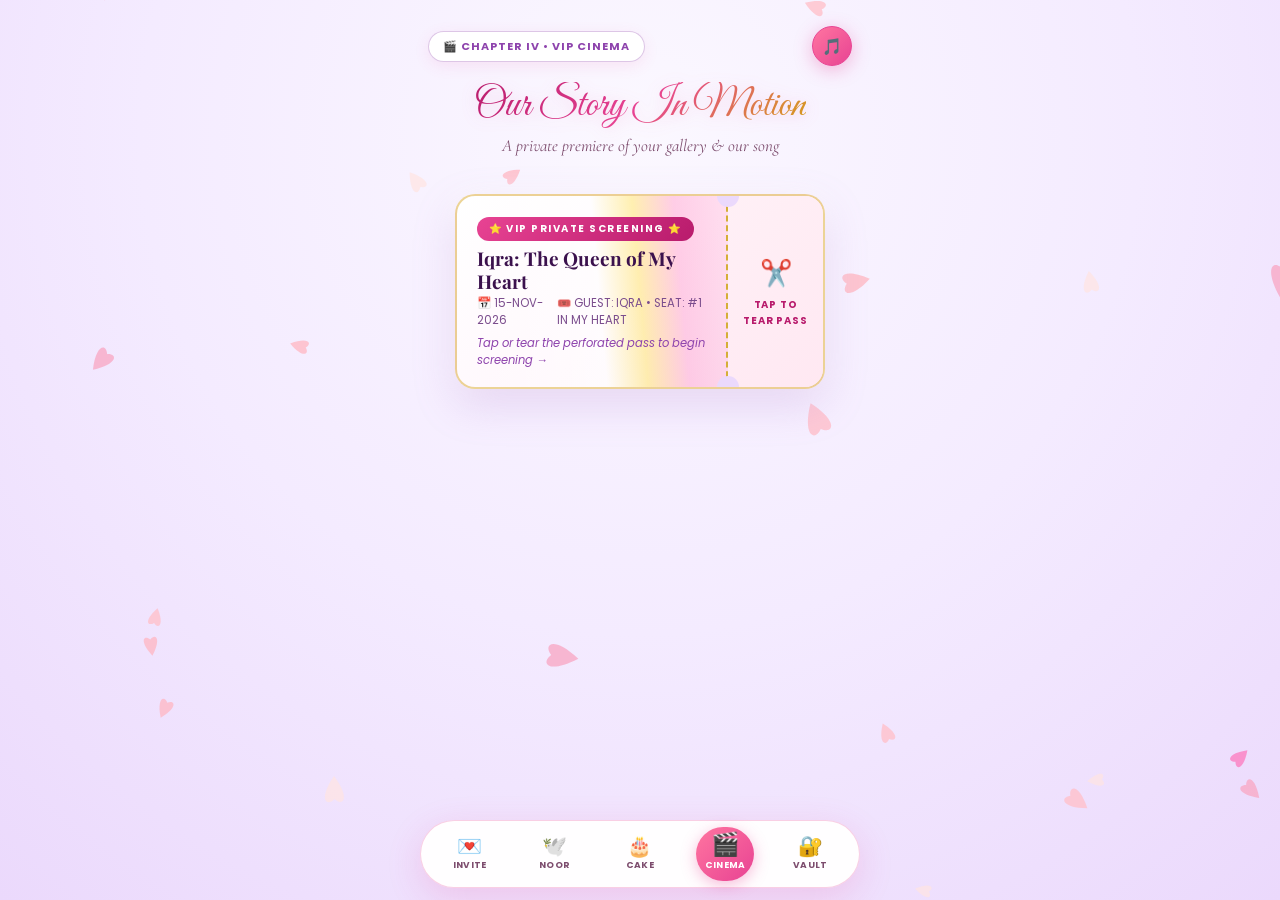
<file: cinema.html>
<!DOCTYPE html>
<html lang="en">
<head>
  <meta charset="UTF-8">
  <meta name="viewport" content="width=device-width, initial-scale=1.0, maximum-scale=1.0, user-scalable=no, viewport-fit=cover">
  <title>The VIP Cinema • Her Story in Motion</title>
  <link rel="stylesheet" href="shared.css">
  <style>
    /* ═══════════════════════════════════════════
       PAGE 4 THEME: FULLSCREEN MORPHING CINEMA
       ═══════════════════════════════════════════ */
    body {
      background: radial-gradient(circle at 50% 15%, #fbf8ff 0%, #f4ebff 50%, #ebd9fc 100%);
      transition: background 0.8s ease;
    }

    body.in-theater-mode {
      background: #000000 !important;
      overflow: hidden;
    }

    /* ═══════════════════════════════════════════
       1. TACTILE TEARABLE VIP PASS
       ═══════════════════════════════════════════ */
    .ticket-stage {
      width: 100%;
      max-width: 370px;
      margin: 15px auto 25px;
      perspective: 1200px;
    }

    .vip-pass-card {
      position: relative;
      display: flex;
      width: 100%;
      height: 195px;
      background: linear-gradient(135deg, #ffffff 0%, #fff7fc 50%, #fcf0f8 100%);
      border: 2px solid rgba(212, 160, 23, 0.45);
      border-radius: 20px;
      box-shadow: 0 15px 40px rgba(181, 128, 209, 0.28), 0 0 25px rgba(255, 255, 255, 0.8);
      overflow: hidden;
      cursor: pointer;
      user-select: none;
      transition: transform 0.4s ease;
    }

    .vip-pass-card:active {
      transform: scale(0.98);
    }

    /* Holographic Shimmer Sweep */
    .vip-pass-card::before {
      content: '';
      position: absolute;
      top: -50%;
      left: -50%;
      width: 200%;
      height: 200%;
      background: linear-gradient(
        60deg,
        transparent 30%,
        rgba(255, 255, 255, 0.6) 45%,
        rgba(255, 215, 0, 0.3) 50%,
        rgba(255, 105, 180, 0.3) 55%,
        transparent 70%
      );
      transform: rotate(25deg);
      pointer-events: none;
      animation: holoShine 4s infinite linear;
    }

    @keyframes holoShine {
      0% { transform: rotate(25deg) translateY(-100%); }
      100% { transform: rotate(25deg) translateY(100%); }
    }

    /* Main Ticket Body (Left) */
    .ticket-main-body {
      flex: 1;
      padding: 18px 14px 18px 20px;
      display: flex;
      flex-direction: column;
      justify-content: space-between;
      position: relative;
      z-index: 2;
    }

    .vip-premiere-pill {
      display: inline-flex;
      align-items: center;
      gap: 5px;
      padding: 4px 12px;
      background: linear-gradient(135deg, #e84393, #b81b6c);
      color: #fff;
      font-size: 10px;
      font-weight: 700;
      letter-spacing: 1.5px;
      text-transform: uppercase;
      border-radius: 50px;
      width: fit-content;
    }

    .pass-movie-title {
      font-family: var(--font-serif);
      font-size: 19px;
      font-weight: 700;
      color: #3b114d;
      line-height: 1.2;
      margin: 6px 0 2px;
    }

    .pass-meta-row {
      font-size: 11.5px;
      color: #7b4d8d;
      display: flex;
      gap: 12px;
    }

    /* Glowing Perforated Tear Line */
    .ticket-perforation-line {
      width: 0;
      border-left: 2.5px dashed #d4af37;
      position: relative;
      z-index: 3;
    }

    .ticket-perforation-line::before,
    .ticket-perforation-line::after {
      content: '';
      position: absolute;
      width: 22px;
      height: 22px;
      background: #ebd9fc;
      border-radius: 50%;
      left: -11px;
    }

    .ticket-perforation-line::before { top: -11px; }
    .ticket-perforation-line::after { bottom: -11px; }

    /* The Detachable Right Stub */
    .ticket-tear-stub {
      width: 95px;
      background: linear-gradient(135deg, #fff0f6, #ffe8f2);
      display: flex;
      flex-direction: column;
      align-items: center;
      justify-content: center;
      padding: 10px;
      text-align: center;
      position: relative;
      z-index: 2;
      transition: transform 0.6s cubic-bezier(0.2, 0.8, 0.2, 1), opacity 0.5s ease;
    }

    .rip-icon-guide {
      font-size: 26px;
      color: var(--rose-deep);
      animation: pulseGlowSoft 2s infinite ease-in-out;
      margin-bottom: 4px;
    }

    .rip-label {
      font-size: 10px;
      font-weight: 700;
      color: var(--rose-deep);
      text-transform: uppercase;
      letter-spacing: 0.8px;
    }

    /* When Ticket is Torn */
    .vip-pass-card.is-ripped .ticket-tear-stub {
      transform: translateY(120px) rotate(25deg);
      opacity: 0;
      pointer-events: none;
    }

    .vip-pass-card.is-ripped .ticket-main-body {
      transform: translateX(-40px) scale(0.95);
      opacity: 0;
      transition: all 0.5s ease;
    }

    /* ═══════════════════════════════════════════
       2. VINTAGE 3-2-1 FILM REEL COUNTDOWN
       ═══════════════════════════════════════════ */
    .film-countdown-overlay {
      position: fixed;
      inset: 0;
      background: #11031d;
      z-index: 10001;
      display: none;
      flex-direction: column;
      align-items: center;
      justify-content: center;
    }

    .film-circle-stage {
      width: 220px;
      height: 220px;
      border: 3px solid rgba(255, 215, 0, 0.6);
      border-radius: 50%;
      position: relative;
      display: flex;
      align-items: center;
      justify-content: center;
      box-shadow: 0 0 40px rgba(255, 215, 0, 0.35);
    }

    /* Crosshairs */
    .film-circle-stage::before {
      content: '';
      position: absolute;
      top: 0; left: 50%;
      width: 1.5px; height: 100%;
      background: rgba(255, 215, 0, 0.4);
      transform: translateX(-50%);
    }

    .film-circle-stage::after {
      content: '';
      position: absolute;
      top: 50%; left: 0;
      width: 100%; height: 1.5px;
      background: rgba(255, 215, 0, 0.4);
      transform: translateY(-50%);
    }

    /* Sweeping Radial Clock Hand */
    .film-sweeper {
      position: absolute;
      inset: 0;
      border-radius: 50%;
      background: conic-gradient(from 0deg, rgba(255, 215, 0, 0.35) 0deg, transparent 90deg, transparent 360deg);
      animation: sweepFilm 1s infinite linear;
    }

    @keyframes sweepFilm {
      from { transform: rotate(0deg); }
      to { transform: rotate(360deg); }
    }

    .film-count-number {
      font-family: var(--font-serif);
      font-size: 84px;
      font-weight: 800;
      color: #ffd700;
      text-shadow: 0 0 25px rgba(255, 215, 0, 0.8);
      position: relative;
      z-index: 10;
    }

    /* ═══════════════════════════════════════════
       3. FULLSCREEN MORPHING CINEMA THEATER
       ═══════════════════════════════════════════ */
    .cinema-stage-wrapper {
      position: fixed;
      top: 50%;
      left: 50%;
      transform: translate(-50%, -50%) scale(0.6);
      width: 100vw;
      height: 100vh;
      height: 100dvh;
      z-index: 9999;
      opacity: 0;
      pointer-events: none;
      display: flex;
      flex-direction: column;
      align-items: center;
      justify-content: center;
      background: #000000;
      transition: all 0.7s cubic-bezier(0.2, 0.8, 0.2, 1);
    }

    .cinema-stage-wrapper.fullscreen-active {
      transform: translate(-50%, -50%) scale(1);
      opacity: 1;
      pointer-events: all;
    }

    .theater-video-player {
      width: 100%;
      height: 100%;
      object-fit: contain;
      background: #000;
    }

    /* Top Corner Festive Birthday Garland Overlay */
    .theater-festive-corners {
      position: absolute;
      top: 0;
      left: 0;
      width: 100%;
      height: 220px;
      pointer-events: none;
      z-index: 5;
    }

    /* Floating Minimal Top HUD */
    .theater-top-hud {
      position: absolute;
      top: 16px;
      left: 16px;
      right: 16px;
      z-index: 10;
      display: flex;
      justify-content: space-between;
      align-items: center;
      pointer-events: auto;
    }

    .theater-badge-live {
      display: inline-flex;
      align-items: center;
      gap: 6px;
      padding: 6px 14px;
      background: rgba(0, 0, 0, 0.65);
      border: 1px solid rgba(255, 255, 255, 0.25);
      border-radius: 50px;
      color: #fff;
      font-size: 11px;
      font-weight: 700;
      letter-spacing: 1px;
      backdrop-filter: blur(10px);
    }

    .theater-exit-btn {
      width: 38px;
      height: 38px;
      border-radius: 50%;
      background: rgba(0, 0, 0, 0.65);
      border: 1px solid rgba(255, 255, 255, 0.25);
      color: #fff;
      font-size: 16px;
      display: flex;
      align-items: center;
      justify-content: center;
      cursor: pointer;
      backdrop-filter: blur(10px);
    }

    /* Floating Reaction Bar at Bottom of Fullscreen */
    .theater-bottom-reactions {
      position: absolute;
      bottom: 25px;
      left: 50%;
      transform: translateX(-50%);
      z-index: 10;
      display: flex;
      gap: 12px;
      background: rgba(0, 0, 0, 0.55);
      border: 1px solid rgba(255, 255, 255, 0.2);
      border-radius: 40px;
      padding: 6px 14px;
      backdrop-filter: blur(12px);
    }

    .theater-rx-btn {
      background: none;
      border: none;
      font-size: 20px;
      cursor: pointer;
      transition: transform 0.2s ease;
    }

    .theater-rx-btn:active {
      transform: scale(1.4);
    }

    .theater-stream-container {
      position: absolute;
      bottom: 70px;
      right: 25px;
      width: 60px;
      height: 300px;
      pointer-events: none;
      z-index: 8;
      overflow: hidden;
    }

    .floating-hud-emoji {
      position: absolute;
      bottom: 0;
      right: 10px;
      font-size: 26px;
      animation: floatUpHUD 2s cubic-bezier(0.2, 0.8, 0.2, 1) forwards;
    }

    @keyframes floatUpHUD {
      0% { transform: translateY(0) scale(0.5); opacity: 0; }
      20% { opacity: 1; transform: translateY(-30px) scale(1.2); }
      100% { transform: translateY(-260px) scale(0.8) rotate(15deg); opacity: 0; }
    }

    /* ═══════════════════════════════════════════
       4. COMMEMORATIVE PREMIERE CARD (RETURN)
       ═══════════════════════════════════════════ */
    .post-screening-card {
      display: none;
      width: 100%;
      background: #ffffff;
      border: 2px solid var(--border-rose);
      border-radius: var(--radius-md);
      padding: 26px 20px;
      text-align: center;
      box-shadow: 0 15px 40px rgba(181, 128, 209, 0.25);
      animation: fadeInUp 0.8s ease forwards;
      margin-top: 15px;
    }

    .replay-screening-btn {
      margin-top: 12px;
      background: #fff;
      border: 1.5px solid var(--border-rose);
      color: var(--rose-deep);
      padding: 10px 22px;
      border-radius: 50px;
      font-size: 13px;
      font-weight: 700;
      cursor: pointer;
      display: inline-flex;
      align-items: center;
      gap: 6px;
      box-shadow: 0 4px 12px rgba(232, 67, 147, 0.12);
    }

    @keyframes fadeInUp {
      from { opacity: 0; transform: translateY(20px); }
      to { opacity: 1; transform: translateY(0); }
    }
  </style>
</head>
<body>

  <!-- Retro 3-2-1 Film Reel Countdown Overlay -->
  <div class="film-countdown-overlay" id="filmCountdown">
    <div class="film-circle-stage">
      <div class="film-sweeper"></div>
      <div class="film-count-number" id="countdownDigit">3</div>
    </div>
    <div style="font-family: var(--font-serif); font-size: 14px; letter-spacing: 2px; color: #ffd700; text-transform: uppercase; margin-top: 25px; font-weight: 700;">
      ✦ Screening Commencing ✦
    </div>
  </div>

  <!-- Fullscreen Morphing Cinema Stage -->
  <div class="cinema-stage-wrapper" id="fullscreenStage">
    <!-- Non-Intrusive Top Corner Birthday Garlands & Fairy Lights -->
    <div class="theater-festive-corners">
      <img src="assets/cinema-corners.svg" alt="Birthday Corner Garland" style="width: 100%; height: 100%; object-fit: cover;">
    </div>
    
    <!-- Top Minimal HUD -->
    <div class="theater-top-hud">
      <div class="theater-badge-live">
        <span style="color: #e84393;">●</span> 20TH PREMIERE SCREENING
      </div>
      <button class="theater-exit-btn" id="exitTheaterBtn" aria-label="Exit Fullscreen">✕</button>
    </div>

    <!-- Live Reaction Stream -->
    <div class="theater-stream-container" id="streamContainer"></div>

    <!-- The Video: POV Gallery & Song (assets/video.mp4) -->
    <video class="theater-video-player" id="herVideo" playsinline preload="auto">
      <source src="assets/video.mp4" type="video/mp4">
    </video>

    <!-- Bottom Floating Reaction Bar -->
    <div class="theater-bottom-reactions">
      <button class="theater-rx-btn" data-emoji="💖">💖</button>
      <button class="theater-rx-btn" data-emoji="🥺">🥺</button>
      <button class="theater-rx-btn" data-emoji="🌹">🌹</button>
      <button class="theater-rx-btn" data-emoji="🎆">🎆</button>
      <button class="theater-rx-btn" data-emoji="✨">✨</button>
    </div>
  </div>

  <div class="page-container">
    <!-- Top App Bar -->
    <div class="top-bar">
      <div class="chapter-badge" style="color: #8e44ad; border-color: rgba(142, 68, 173, 0.3);">
        🎬 Chapter IV • VIP Cinema
      </div>
      <button class="sound-toggle-btn" id="soundToggleBtn" aria-label="Toggle Sound">🎵</button>
    </div>

    <!-- Header -->
    <h1 class="title-romantic" style="font-size: 42px;">Our Story In Motion</h1>
    <p class="subtitle-soft">A private premiere of your gallery & our song</p>

    <!-- Interactive Tearable Holographic VIP Pass Stage -->
    <div class="ticket-stage" id="ticketStage">
      <div class="vip-pass-card" id="vipPassCard">
        <!-- Main Pass Body -->
        <div class="ticket-main-body">
          <div>
            <div class="vip-premiere-pill">⭐ VIP PRIVATE SCREENING ⭐</div>
            <div class="pass-movie-title">Iqra: The Queen of My Heart</div>
            <div class="pass-meta-row">
              <span>📅 15-NOV-2026</span>
              <span>🎟️ GUEST: IQRA • SEAT: #1 IN MY HEART</span>
            </div>
          </div>
          <div style="font-size: 11.5px; color: #8e44ad; font-style: italic;">
            Tap or tear the perforated pass to begin screening →
          </div>
        </div>

        <!-- Glowing Perforated Tear Line -->
        <div class="ticket-perforation-line"></div>

        <!-- Detachable Tear Stub -->
        <div class="ticket-tear-stub" id="tearStub">
          <div class="rip-icon-guide">✂️</div>
          <div class="rip-label">TAP TO TEAR PASS</div>
        </div>
      </div>
    </div>

    <!-- Post-Screening Commemorative Card (Shows when video completes) -->
    <div class="post-screening-card" id="postScreeningCard">
      <div style="font-size: 38px; margin-bottom: 8px;">🎬 ⭐ 💖 🌹 🎆</div>
      
      <div class="urdu-poetry" style="font-size: 25px; color: var(--rose-deep); font-weight: 700; margin-bottom: 6px;">
        تم مری زندگی کا سب سے خوبصورت باب ہو ❤️
      </div>

      <h2 style="font-family: var(--font-serif); font-size: 20px; color: #3b114d; margin-bottom: 6px;">
        The Most Breathtaking Story in the World
      </h2>

      <p style="font-family: var(--font-classy); font-size: 16px; line-height: 1.6; color: #4a1532; margin-bottom: 16px;">
        Every second of your smile, my sweet Iqra, reminds me how blessed I am. 
        You are the eternal star of my life today and for all the years to come.
      </p>

      <!-- Action Buttons -->
      <a href="vault.html" class="btn-royal" style="margin-bottom: 12px;">
        Unlock The Secret Vault 🔐 →
      </a>

      <div>
        <button class="replay-screening-btn" id="replayBtn">
          <span>↺</span> Watch Premiere Again
        </button>
      </div>
    </div>
  </div>

  <script src="assets/fireworks.js"></script>
  <script src="shared.js"></script>
  <script>
    const passCard = document.getElementById('vipPassCard');
    const tearStub = document.getElementById('tearStub');
    const ticketStage = document.getElementById('ticketStage');
    const countdownOverlay = document.getElementById('filmCountdown');
    const countdownDigit = document.getElementById('countdownDigit');
    const stage = document.getElementById('fullscreenStage');
    const video = document.getElementById('herVideo');
    const exitBtn = document.getElementById('exitTheaterBtn');
    const postCard = document.getElementById('postScreeningCard');
    const replayBtn = document.getElementById('replayBtn');
    const stream = document.getElementById('streamContainer');

    function tearAndStartScreening() {
      if (passCard.classList.contains('is-ripped')) return;

      // 1. Physical Ticket Tear Animation & Haptics
      window.triggerHaptic([40, 60, 40]);
      if (window.BirthdayAudio) window.BirthdayAudio.playSealBreak();

      passCard.classList.add('is-ripped');

      // 2. Launch 3-2-1 Retro Film Reel Countdown
      setTimeout(() => {
        ticketStage.style.display = 'none';
        runFilmCountdown();
      }, 550);
    }

    function runFilmCountdown() {
      countdownOverlay.style.display = 'flex';
      let count = 3;
      countdownDigit.textContent = count;

      if (window.BirthdayAudio) window.BirthdayAudio.playFilmProjectorTick();

      const timer = setInterval(() => {
        count--;
        if (count > 0) {
          countdownDigit.textContent = count;
          if (window.BirthdayAudio) window.BirthdayAudio.playFilmProjectorTick();
        } else {
          clearInterval(timer);
          // 3. Part Curtains & Enter Fullscreen!
          if (window.BirthdayAudio) window.BirthdayAudio.playCurtainWhoosh();
          countdownOverlay.style.display = 'none';
          enterFullscreenTheater();
        }
      }, 900);
    }

    function enterFullscreenTheater() {
      document.body.classList.add('in-theater-mode');
      stage.classList.add('fullscreen-active');

      // Hide Bottom Nav
      const nav = document.querySelector('.bottom-nav-bar');
      if (nav) nav.classList.add('hidden');

      // Play video with audio
      video.currentTime = 0;
      video.play().catch(e => {
        console.log("Autoplay handled:", e);
      });

      // Opening celebratory fireworks
      if (window.Fireworks) {
        window.Fireworks.grandCelebration(5);
      }
    }

    // AUTOMATIC TRANSIT RETURN WHEN VIDEO COMPLETES
    function exitCinemaTheater() {
      video.pause();
      stage.classList.remove('fullscreen-active');
      document.body.classList.remove('in-theater-mode');

      // Restore Bottom Nav
      const nav = document.querySelector('.bottom-nav-bar');
      if (nav) nav.classList.remove('hidden');

      // Reveal Post-Screening Commemorative Card
      postCard.style.display = 'block';
      postCard.scrollIntoView({ behavior: 'smooth', block: 'center' });

      // Spectacular Fireworks Finale!
      if (window.Fireworks) {
        window.Fireworks.grandCelebration(8);
      }
    }

    video.addEventListener('ended', exitCinemaTheater);
    exitBtn.addEventListener('click', exitCinemaTheater);

    tearStub.addEventListener('click', tearAndStartScreening);
    passCard.addEventListener('click', tearAndStartScreening);

    replayBtn.addEventListener('click', () => {
      postCard.style.display = 'none';
      runFilmCountdown();
    });

    // In-Theater Floating Emoji & Fireworks Reactions
    document.querySelectorAll('.theater-rx-btn').forEach(btn => {
      btn.addEventListener('click', () => {
        const emoji = btn.getAttribute('data-emoji');
        window.triggerHaptic(15);

        if (emoji === '🎆' && window.Fireworks) {
          window.Fireworks.launch(null, null, window.innerWidth * 0.5, window.innerHeight * 0.35, true);
        } else if (window.BirthdayAudio) {
          window.BirthdayAudio.playHarpChime([880, 1046.5]);
        }

        const el = document.createElement('div');
        el.className = 'floating-hud-emoji';
        el.textContent = emoji;
        el.style.right = `${Math.floor(Math.random() * 20 + 5)}px`;
        stream.appendChild(el);

        setTimeout(() => el.remove(), 2000);
      });
    });
  </script>
</body>
</html>
</file>
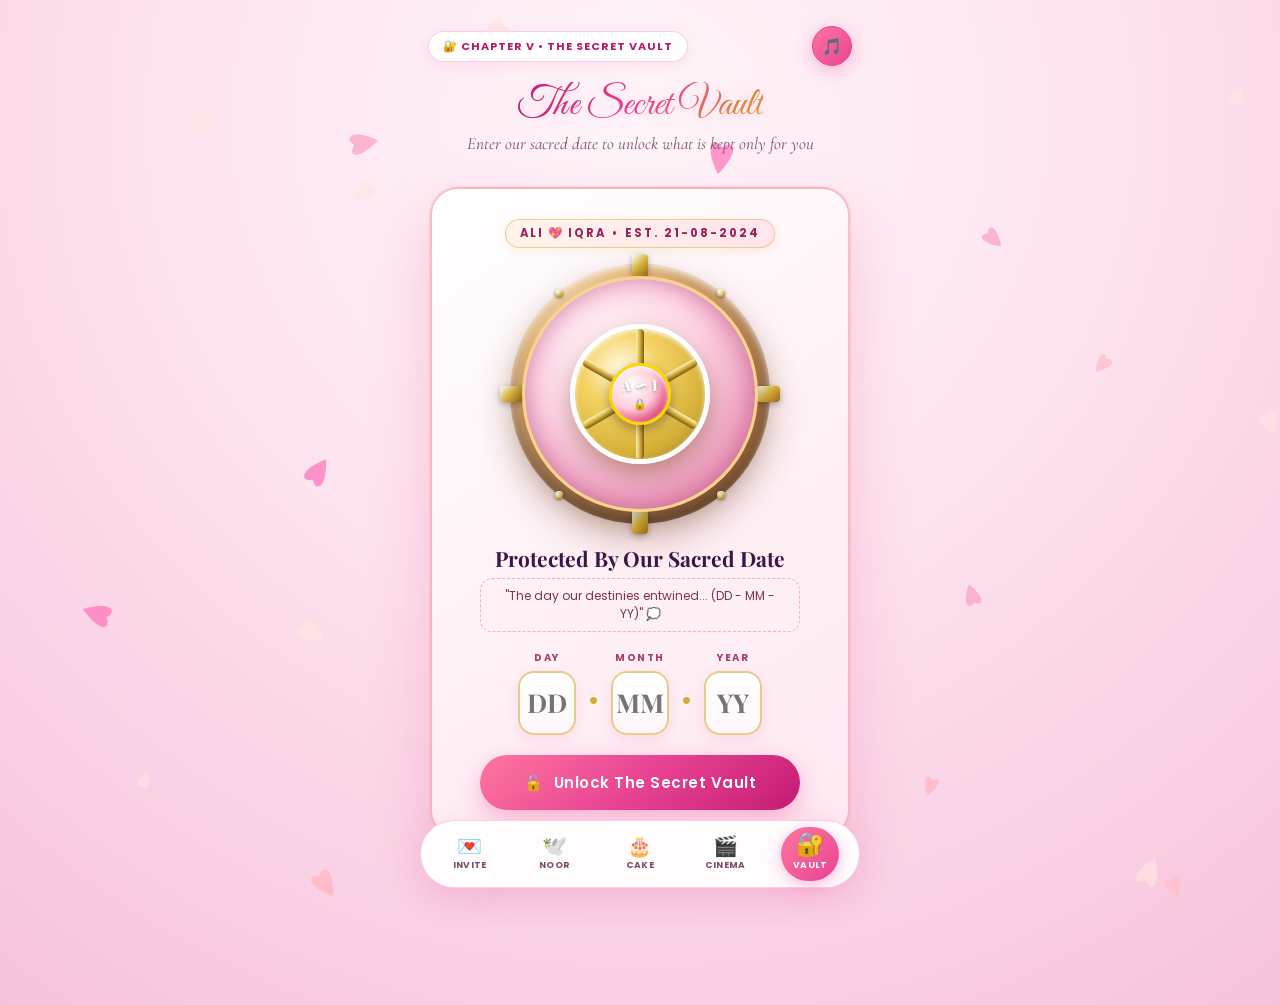
<file: vault.html>
<!DOCTYPE html>
<html lang="en">
<head>
  <meta charset="UTF-8">
  <meta name="viewport" content="width=device-width, initial-scale=1.0, maximum-scale=1.0, user-scalable=no, viewport-fit=cover">
  <title>The Secret Vault • A Surprise For Iqra & Ali</title>
  <link rel="stylesheet" href="shared.css">
  <style>
    /* ═══════════════════════════════════════════════════════════════
       CHAPTER V: 3D ROYAL ROSE-GOLD BANK VAULT & TREASURE CHAMBER
       ═══════════════════════════════════════════════════════════════ */
    body {
      background: radial-gradient(circle at 50% 12%, #fff5f9 0%, #fde2ef 45%, #f7c3dc 100%);
      min-height: 100vh;
      overflow-x: hidden;
    }

    /* ─── 1. VAULT EXTERIOR CONTAINER ─── */
    .vault-stage {
      width: 100%;
      max-width: 420px;
      margin: 10px auto 35px;
      perspective: 1200px;
      position: relative;
    }

    .vault-card {
      background: linear-gradient(145deg, #ffffff 0%, #fff2f7 50%, #ffe9f2 100%);
      border: 2px solid rgba(232, 67, 147, 0.35);
      border-radius: 28px;
      padding: 30px 20px 26px;
      box-shadow: 0 25px 60px rgba(232, 67, 147, 0.22), 0 0 0 1px rgba(255, 215, 0, 0.3);
      position: relative;
      text-align: center;
      transition: all 0.9s cubic-bezier(0.4, 0, 0.2, 1);
    }

    /* Monogram Crest on Vault */
    .vault-monogram-tag {
      display: inline-flex;
      align-items: center;
      gap: 6px;
      background: linear-gradient(135deg, #fff5ea, #ffe4ec);
      border: 1px solid rgba(212, 175, 55, 0.5);
      padding: 5px 14px;
      border-radius: 20px;
      font-size: 11.5px;
      font-weight: 700;
      color: #9b2259;
      letter-spacing: 2px;
      text-transform: uppercase;
      margin-bottom: 16px;
      box-shadow: 0 3px 10px rgba(212, 175, 55, 0.15);
    }

    /* ─── 2. 3D SCULPTED BANK SAFE PORTAL ─── */
    .vault-portal-outer {
      width: 260px;
      height: 260px;
      margin: 0 auto 20px;
      position: relative;
      perspective: 1000px;
    }

    /* Heavy outer beveled rim with rivets */
    .vault-bezel-frame {
      width: 100%;
      height: 100%;
      border-radius: 50%;
      background: radial-gradient(circle at 35% 30%, #fff7eb 0%, #f0c388 28%, #b37d4e 65%, #7a4628 100%);
      padding: 12px;
      box-shadow: 0 15px 35px rgba(120, 60, 20, 0.35), inset 0 3px 6px rgba(255, 255, 255, 0.8), inset 0 -6px 12px rgba(0, 0, 0, 0.4);
      position: relative;
      display: flex;
      align-items: center;
      justify-content: center;
    }

    /* Rivets around the circular rim */
    .vault-rivet {
      position: absolute;
      width: 8px;
      height: 8px;
      border-radius: 50%;
      background: radial-gradient(circle at 35% 35%, #ffffff 0%, #d4af37 60%, #684812 100%);
      box-shadow: 0 1px 3px rgba(0, 0, 0, 0.5), inset 0 1px 1px #fff;
    }

    /* 4 Retractable Heavy Locking Bolts */
    .vault-bolt {
      position: absolute;
      background: linear-gradient(135deg, #ffffff 0%, #d4af37 50%, #996515 100%);
      box-shadow: 0 2px 6px rgba(0, 0, 0, 0.3);
      border-radius: 4px;
      z-index: 5;
      transition: all 0.7s cubic-bezier(0.34, 1.56, 0.64, 1);
    }

    .vault-bolt-top {
      width: 16px;
      height: 24px;
      top: -10px;
      left: calc(50% - 8px);
    }

    .vault-bolt-bottom {
      width: 16px;
      height: 24px;
      bottom: -10px;
      left: calc(50% - 8px);
    }

    .vault-bolt-left {
      width: 24px;
      height: 16px;
      left: -10px;
      top: calc(50% - 8px);
    }

    .vault-bolt-right {
      width: 24px;
      height: 16px;
      right: -10px;
      top: calc(50% - 8px);
    }

    /* Bolts retract when unlocked */
    .vault-portal-outer.unlocked .vault-bolt-top { top: 8px; opacity: 0; }
    .vault-portal-outer.unlocked .vault-bolt-bottom { bottom: 8px; opacity: 0; }
    .vault-portal-outer.unlocked .vault-bolt-left { left: 8px; opacity: 0; }
    .vault-portal-outer.unlocked .vault-bolt-right { right: 8px; opacity: 0; }

    /* The Main Vault Door that swings open */
    .vault-door {
      width: 100%;
      height: 100%;
      border-radius: 50%;
      background: radial-gradient(circle at 40% 35%, #ffffff 0%, #ffd6e7 40%, #e88cb2 80%, #a83b6b 100%);
      border: 3px solid #f9d38c;
      box-shadow: inset 0 0 25px rgba(168, 59, 107, 0.5), 0 8px 20px rgba(0, 0, 0, 0.25);
      display: flex;
      align-items: center;
      justify-content: center;
      position: relative;
      transform-origin: left center;
      transition: transform 1.3s cubic-bezier(0.25, 1, 0.5, 1);
      z-index: 10;
    }

    .vault-portal-outer.unlocked .vault-door {
      transform: rotateY(-95deg);
      box-shadow: -15px 0 35px rgba(0, 0, 0, 0.4);
    }

    /* Vault Inner Chamber Glow Behind Door */
    .vault-light-shaft {
      position: absolute;
      top: 15px;
      left: 15px;
      right: 15px;
      bottom: 15px;
      border-radius: 50%;
      background: radial-gradient(circle, #fffbe6 0%, #ffd700 45%, #ff75a0 80%, #3b0d25 100%);
      opacity: 0;
      transition: opacity 0.8s ease;
      z-index: 2;
      display: flex;
      align-items: center;
      justify-content: center;
      font-size: 48px;
    }

    .vault-portal-outer.unlocked .vault-light-shaft {
      opacity: 1;
      animation: pulseLight 2s infinite alternate ease-in-out;
    }

    @keyframes pulseLight {
      from { transform: scale(0.96); filter: brightness(1); }
      to { transform: scale(1.04); filter: brightness(1.2); }
    }

    /* ─── 3. GRAND 6-SPOKE CAPTAIN'S WHEEL ─── */
    .vault-spoke-wheel {
      width: 140px;
      height: 140px;
      border-radius: 50%;
      background: radial-gradient(circle at 35% 30%, #fffbe6 0%, #f6d365 30%, #d4af37 70%, #8c6d1d 100%);
      border: 5px solid #fff;
      box-shadow: 0 10px 25px rgba(120, 60, 20, 0.45), inset 0 2px 4px rgba(255, 255, 255, 0.8);
      position: relative;
      display: flex;
      align-items: center;
      justify-content: center;
      cursor: pointer;
      transition: transform 1.2s cubic-bezier(0.34, 1.56, 0.64, 1);
    }

    .vault-portal-outer.unlocked .vault-spoke-wheel {
      transform: rotate(720deg) scale(1.05);
    }

    /* 6 Brass Spokes */
    .vault-spoke {
      position: absolute;
      width: 8px;
      height: 100%;
      background: linear-gradient(90deg, #fff3c4 0%, #d4af37 50%, #7e5a17 100%);
      border-radius: 4px;
      top: 0;
      left: calc(50% - 4px);
    }

    .vault-spoke:nth-child(1) { transform: rotate(0deg); }
    .vault-spoke:nth-child(2) { transform: rotate(60deg); }
    .vault-spoke:nth-child(3) { transform: rotate(120deg); }

    /* Central Diamond Hub with Monogram */
    .vault-wheel-hub {
      position: relative;
      width: 62px;
      height: 62px;
      border-radius: 50%;
      background: radial-gradient(circle at 35% 35%, #ffffff 0%, #ffccd8 45%, #d81b60 85%, #880e4f 100%);
      border: 3px solid #ffd700;
      box-shadow: 0 4px 12px rgba(0, 0, 0, 0.35), inset 0 2px 4px #fff;
      display: flex;
      flex-direction: column;
      align-items: center;
      justify-content: center;
      z-index: 3;
    }

    .vault-hub-monogram {
      font-family: var(--font-serif);
      font-size: 15px;
      font-weight: 800;
      color: #fff;
      letter-spacing: 0.5px;
      text-shadow: 0 1px 3px rgba(0, 0, 0, 0.4);
    }

    .vault-hub-icon {
      font-size: 11px;
      margin-top: 1px;
    }

    /* ─── 4. PASSCODE INPUTS & CONTROLS ─── */
    .vault-code-inputs {
      display: flex;
      justify-content: center;
      align-items: center;
      gap: 12px;
      margin: 18px 0 20px;
    }

    .vault-input-wrap {
      display: flex;
      flex-direction: column;
      align-items: center;
    }

    .vault-input-label {
      font-size: 10px;
      font-weight: 700;
      letter-spacing: 1.5px;
      color: #a83b6b;
      margin-bottom: 5px;
      text-transform: uppercase;
    }

    .vault-input {
      width: 58px;
      height: 64px;
      background: linear-gradient(180deg, #ffffff 0%, #fff7fa 100%);
      border: 2px solid rgba(212, 175, 55, 0.6);
      border-radius: 16px;
      color: #9b2259;
      font-family: var(--font-serif);
      font-size: 26px;
      font-weight: 700;
      text-align: center;
      outline: none;
      box-shadow: 0 4px 14px rgba(232, 67, 147, 0.12), inset 0 2px 4px rgba(255, 255, 255, 0.9);
      transition: all 0.3s cubic-bezier(0.2, 0.8, 0.2, 1);
    }

    .vault-input:focus {
      border-color: #e84393;
      box-shadow: 0 0 20px rgba(232, 67, 147, 0.45), 0 4px 16px rgba(212, 175, 55, 0.3);
      transform: translateY(-2px);
    }

    .vault-divider {
      color: #d4af37;
      font-size: 24px;
      font-weight: 700;
      margin-top: 16px;
    }

    .vault-hint-box {
      background: rgba(255, 240, 246, 0.8);
      border: 1px dashed rgba(232, 67, 147, 0.4);
      border-radius: 12px;
      padding: 8px 14px;
      margin: 0 auto 16px;
      font-size: 12px;
      color: #7d3356;
      max-width: 320px;
    }

    .error-msg {
      color: #c0392b;
      font-size: 12.5px;
      margin-top: 12px;
      display: none;
      font-weight: 600;
      background: #ffe6e6;
      border: 1px solid #ffb3b3;
      border-radius: 10px;
      padding: 8px 12px;
    }

    @keyframes shakeVault {
      0%, 100% { transform: translateX(0); }
      20%, 60% { transform: translateX(-8px); }
      40%, 80% { transform: translateX(8px); }
    }

    /* ─── 5. TREASURE CHAMBER (THE 4 SURPRISES) ─── */
    .treasure-chamber {
      display: none;
      width: 100%;
      max-width: 500px;
      margin: 0 auto 40px;
      animation: unfoldTreasure 1s cubic-bezier(0.2, 0.8, 0.2, 1) forwards;
    }

    @keyframes unfoldTreasure {
      0% { opacity: 0; transform: scale(0.9) translateY(40px); }
      100% { opacity: 1; transform: scale(1) translateY(0); }
    }

    .chamber-header-banner {
      background: linear-gradient(135deg, #ffffff 0%, #fff0f7 50%, #ffe4ee 100%);
      border: 2px solid rgba(212, 175, 55, 0.5);
      border-radius: 22px;
      padding: 18px 20px;
      text-align: center;
      box-shadow: 0 12px 30px rgba(232, 67, 147, 0.15);
      margin-bottom: 24px;
    }

    .chamber-tag {
      font-size: 11px;
      text-transform: uppercase;
      letter-spacing: 2.5px;
      color: #d4af37;
      font-weight: 700;
    }

    .chamber-title {
      font-family: var(--font-romantic);
      font-size: 34px;
      color: #9b2259;
      margin: 4px 0;
    }

    .chamber-subtitle {
      font-size: 13.5px;
      color: #723b56;
    }

    /* ─── SURPRISE 1: HEIRLOOM CASSETTE PLAYER ─── */
    .cassette-player {
      background: linear-gradient(145deg, #ffffff 0%, #fff4f8 60%, #ffeaf3 100%);
      border: 2px solid #f6c0d4;
      border-radius: 24px;
      padding: 24px 20px;
      box-shadow: 0 16px 45px rgba(232, 67, 147, 0.18), inset 0 0 0 1px rgba(255, 215, 0, 0.4);
      margin-bottom: 26px;
      position: relative;
    }

    .cassette-top-row {
      display: flex;
      justify-content: space-between;
      align-items: center;
      margin-bottom: 14px;
    }

    .cassette-title-block {
      text-align: left;
    }

    .cassette-deck-label {
      font-family: var(--font-serif);
      font-size: 16px;
      font-weight: 700;
      color: #9b2259;
      line-height: 1.3;
    }

    .cassette-sublabel {
      font-size: 11px;
      color: #9c6281;
      letter-spacing: 1px;
    }

    /* Vintage Cassette Window with Rotating Spools & Tape */
    .cassette-tape-housing {
      background: radial-gradient(circle at 50% 30%, #2e0821 0%, #150310 100%);
      border: 3px solid #f9d38c;
      border-radius: 16px;
      padding: 16px 20px;
      box-shadow: inset 0 4px 12px rgba(0, 0, 0, 0.6);
      position: relative;
      margin-bottom: 16px;
    }

    .cassette-tape-line {
      position: absolute;
      top: 50%;
      left: 60px;
      right: 60px;
      height: 4px;
      background: #795548;
      box-shadow: 0 0 4px rgba(0,0,0,0.8);
      z-index: 1;
    }

    .cassette-spools-wrap {
      display: flex;
      justify-content: space-around;
      align-items: center;
      position: relative;
      z-index: 2;
    }

    .tape-spool {
      width: 52px;
      height: 52px;
      border-radius: 50%;
      background: radial-gradient(circle, #fff7d6 0%, #d4af37 60%, #684812 100%);
      border: 3px dashed #fff;
      display: flex;
      align-items: center;
      justify-content: center;
      font-size: 18px;
      box-shadow: 0 4px 10px rgba(0, 0, 0, 0.5);
      transition: transform 0.1s linear;
    }

    .tape-spool.spinning {
      animation: spinSpool 2.2s infinite linear;
    }

    @keyframes spinSpool {
      from { transform: rotate(0deg); }
      to { transform: rotate(360deg); }
    }

    .cassette-tape-badge {
      background: rgba(255, 255, 255, 0.15);
      border: 1px solid rgba(255, 215, 0, 0.4);
      padding: 4px 10px;
      border-radius: 12px;
      font-size: 10px;
      color: #ffd700;
      letter-spacing: 2px;
      text-transform: uppercase;
      font-weight: 700;
    }

    /* Analog VU Needle Meters */
    .vu-meters-wrap {
      display: flex;
      justify-content: center;
      gap: 16px;
      margin: 12px 0;
    }

    .vu-meter {
      width: 90px;
      height: 38px;
      background: #250619;
      border: 1.5px solid #d4af37;
      border-radius: 8px;
      position: relative;
      overflow: hidden;
      display: flex;
      flex-direction: column;
      justify-content: flex-end;
      align-items: center;
      padding-bottom: 3px;
    }

    .vu-scale-ticks {
      position: absolute;
      top: 4px;
      left: 10px;
      right: 10px;
      height: 12px;
      display: flex;
      justify-content: space-between;
    }

    .vu-tick {
      width: 1px;
      height: 8px;
      background: #ffd700;
      opacity: 0.6;
    }

    .vu-tick.red {
      background: #ff4757;
    }

    .vu-needle {
      position: absolute;
      bottom: -6px;
      width: 2px;
      height: 32px;
      background: #ff4757;
      transform-origin: bottom center;
      transform: rotate(-35deg);
      transition: transform 0.1s ease;
      box-shadow: 0 0 4px #ff4757;
    }

    .vu-label {
      font-size: 9px;
      color: #ffd700;
      font-weight: 700;
      letter-spacing: 1px;
      z-index: 2;
    }

    /* Waveform visualizer */
    .waveform-visualizer {
      display: flex;
      justify-content: center;
      align-items: flex-end;
      gap: 4px;
      height: 32px;
      margin: 10px 0 14px;
    }

    .wave-bar {
      width: 5px;
      height: 6px;
      background: linear-gradient(180deg, #e84393 0%, #ffd700 100%);
      border-radius: 4px;
      transition: height 0.12s ease;
    }

    .waveform-visualizer.playing .wave-bar {
      animation: bounceBar 0.45s infinite alternate ease-in-out;
    }

    .waveform-visualizer.playing .wave-bar:nth-child(1) { animation-delay: 0.05s; }
    .waveform-visualizer.playing .wave-bar:nth-child(2) { animation-delay: 0.2s; }
    .waveform-visualizer.playing .wave-bar:nth-child(3) { animation-delay: 0.35s; }
    .waveform-visualizer.playing .wave-bar:nth-child(4) { animation-delay: 0.1s; }
    .waveform-visualizer.playing .wave-bar:nth-child(5) { animation-delay: 0.25s; }
    .waveform-visualizer.playing .wave-bar:nth-child(6) { animation-delay: 0.4s; }
    .waveform-visualizer.playing .wave-bar:nth-child(7) { animation-delay: 0.15s; }
    .waveform-visualizer.playing .wave-bar:nth-child(8) { animation-delay: 0.3s; }
    .waveform-visualizer.playing .wave-bar:nth-child(9) { animation-delay: 0.08s; }
    .waveform-visualizer.playing .wave-bar:nth-child(10) { animation-delay: 0.22s; }

    @keyframes bounceBar {
      0% { height: 6px; }
      100% { height: 28px; }
    }

    .voice-main-btn {
      width: 60px;
      height: 60px;
      border-radius: 50%;
      background: linear-gradient(135deg, #ff75a0 0%, #e84393 100%);
      border: 3px solid #fff;
      color: #fff;
      font-size: 24px;
      cursor: pointer;
      display: flex;
      align-items: center;
      justify-content: center;
      box-shadow: 0 10px 25px rgba(232, 67, 147, 0.45);
      transition: transform 0.2s ease;
      margin: 0 auto;
    }

    .voice-main-btn:active {
      transform: scale(0.92);
    }

    /* ─── STARLIGHT SERENADE STAGE & ACOUSTIC AURA ─── */
    .serenade-stage {
      display: none;
      background: linear-gradient(135deg, rgba(255, 255, 255, 0.96) 0%, rgba(255, 240, 248, 0.96) 100%);
      border: 2px solid rgba(212, 175, 55, 0.65);
      border-radius: 20px;
      padding: 16px 18px;
      margin-bottom: 18px;
      box-shadow: 0 10px 30px rgba(232, 67, 147, 0.2), 0 0 25px rgba(255, 215, 0, 0.25);
      position: relative;
      overflow: hidden;
      animation: serenadeSlideDown 0.5s cubic-bezier(0.2, 0.8, 0.2, 1) forwards;
      text-align: center;
    }

    @keyframes serenadeSlideDown {
      0% { opacity: 0; transform: translateY(-12px) scale(0.97); }
      100% { opacity: 1; transform: translateY(0) scale(1); }
    }

    .serenade-live-badge {
      display: inline-flex;
      align-items: center;
      gap: 6px;
      background: rgba(232, 67, 147, 0.12);
      border: 1px solid rgba(232, 67, 147, 0.35);
      padding: 4px 12px;
      border-radius: 20px;
      font-size: 10.5px;
      font-weight: 800;
      color: #9b2259;
      letter-spacing: 1.5px;
      text-transform: uppercase;
      margin-bottom: 8px;
    }

    .serenade-live-dot {
      width: 7px;
      height: 7px;
      border-radius: 50%;
      background: #e84393;
      box-shadow: 0 0 8px #e84393;
      animation: pulseDot 1s infinite alternate;
    }

    @keyframes pulseDot {
      from { transform: scale(0.8); opacity: 0.6; }
      to { transform: scale(1.3); opacity: 1; }
    }

    .serenade-title {
      font-family: var(--font-romantic);
      font-size: 26px;
      color: #9b2259;
      margin: 2px 0;
    }

    .serenade-quote {
      font-family: var(--font-classy);
      font-size: 13.5px;
      color: #3b1747;
      line-height: 1.45;
      margin: 6px 0 10px;
      font-style: italic;
    }

    .cassette-player.serenade-playing {
      box-shadow: 0 20px 55px rgba(232, 67, 147, 0.35), 0 0 35px rgba(255, 215, 0, 0.4);
      border-color: #ffd700;
      transition: all 0.5s ease;
    }

    .serenade-progress-wrap {
      display: flex;
      align-items: center;
      gap: 10px;
      margin: 10px 0 4px;
      justify-content: center;
    }

    .serenade-progress-bar {
      flex: 1;
      max-width: 240px;
      height: 6px;
      background: #ffd6e7;
      border-radius: 4px;
      overflow: hidden;
      position: relative;
    }

    .serenade-progress-fill {
      width: 0%;
      height: 100%;
      background: linear-gradient(90deg, #ff75a0, #e84393, #ffd700);
      border-radius: 4px;
      transition: width 0.15s linear;
    }

    .serenade-time {
      font-size: 11px;
      font-weight: 700;
      color: #9b2259;
      letter-spacing: 1px;
      min-width: 65px;
    }

    /* ─── SURPRISE 2: 3D POLAROID KEEPSAKE ALIVE ALBUM ─── */
    .polaroid-keepsake-box {
      background: linear-gradient(145deg, #ffffff 0%, #fff7fa 100%);
      border: 2px solid #ffd4e5;
      border-radius: 24px;
      padding: 24px 18px;
      box-shadow: 0 16px 45px rgba(232, 67, 147, 0.15);
      margin-bottom: 26px;
      text-align: center;
    }

    .keepsake-carousel {
      display: flex;
      gap: 16px;
      overflow-x: auto;
      padding: 15px 5px 25px;
      scroll-snap-type: x mandatory;
      -webkit-overflow-scrolling: touch;
      scrollbar-width: none;
    }

    .keepsake-carousel::-webkit-scrollbar {
      display: none;
    }

    .polaroid-card {
      flex: 0 0 240px;
      background: #ffffff;
      border: 1px solid rgba(0, 0, 0, 0.08);
      border-radius: 12px;
      padding: 12px 12px 18px;
      box-shadow: 0 12px 28px rgba(0, 0, 0, 0.12), 0 2px 6px rgba(0, 0, 0, 0.06);
      scroll-snap-align: center;
      position: relative;
      transform: rotate(-1.5deg);
      transition: all 0.3s cubic-bezier(0.2, 0.8, 0.2, 1);
      cursor: pointer;
    }

    .polaroid-card:nth-child(even) {
      transform: rotate(1.5deg);
    }

    .polaroid-card:hover, .polaroid-card:active {
      transform: scale(1.03) rotate(0deg);
      box-shadow: 0 16px 36px rgba(232, 67, 147, 0.25);
    }

    .polaroid-tape {
      position: absolute;
      top: -8px;
      left: calc(50% - 25px);
      width: 50px;
      height: 18px;
      background: rgba(255, 230, 180, 0.7);
      border: 1px dashed rgba(212, 175, 55, 0.5);
      border-radius: 2px;
      box-shadow: 0 2px 4px rgba(0,0,0,0.1);
      z-index: 3;
    }

    .polaroid-img-frame {
      width: 100%;
      height: 220px;
      border-radius: 6px;
      overflow: hidden;
      background: #fdf2f6;
      border: 1px solid rgba(0, 0, 0, 0.06);
    }

    .polaroid-img-frame img {
      width: 100%;
      height: 100%;
      object-fit: cover;
      display: block;
      transition: transform 0.4s ease;
    }

    .polaroid-card:hover .polaroid-img-frame img {
      transform: scale(1.05);
    }

    .polaroid-caption {
      font-family: var(--font-classy);
      font-size: 13.5px;
      color: #3b1747;
      margin-top: 12px;
      line-height: 1.4;
      font-weight: 600;
    }

    .polaroid-date-stamp {
      font-size: 10px;
      color: #b33967;
      font-weight: 700;
      letter-spacing: 1px;
      margin-top: 4px;
      text-transform: uppercase;
    }

    /* ─── SURPRISE 3: 3D VOWS TIME-CAPSULE ─── */
    .vows-capsule-container {
      background: linear-gradient(145deg, #ffffff 0%, #fff7fa 100%);
      border: 2px solid #ffd4e5;
      border-radius: 24px;
      padding: 24px 20px;
      box-shadow: 0 16px 45px rgba(232, 67, 147, 0.15);
      margin-bottom: 26px;
      text-align: center;
      position: relative;
    }

    .gift-box-visual {
      width: 100px;
      height: 100px;
      margin: 10px auto 16px;
      position: relative;
      cursor: pointer;
    }

    .gift-box-base {
      width: 80px;
      height: 60px;
      background: linear-gradient(135deg, #ff75a0 0%, #e84393 100%);
      border-radius: 8px;
      position: absolute;
      bottom: 0;
      left: 10px;
      box-shadow: 0 8px 20px rgba(232, 67, 147, 0.35);
      border: 2px solid #ffd700;
    }

    .gift-ribbon-vertical {
      position: absolute;
      width: 14px;
      height: 100%;
      background: linear-gradient(90deg, #fff7d6, #ffd700, #b8860b);
      left: calc(50% - 7px);
      top: 0;
    }

    .gift-box-lid {
      width: 90px;
      height: 22px;
      background: linear-gradient(135deg, #ff8eb1 0%, #d81b60 100%);
      border-radius: 6px;
      position: absolute;
      top: 24px;
      left: 5px;
      border: 2px solid #ffd700;
      box-shadow: 0 4px 10px rgba(0, 0, 0, 0.2);
      transition: all 0.6s cubic-bezier(0.34, 1.56, 0.64, 1);
      display: flex;
      justify-content: center;
      align-items: center;
    }

    .gift-bow {
      position: absolute;
      top: -14px;
      font-size: 26px;
    }

    .gift-box-visual.opened .gift-box-lid {
      transform: translateY(-28px) rotate(-18deg);
      opacity: 0.85;
    }

    .vows-revealed-list {
      display: none;
      text-align: left;
      margin-top: 20px;
      animation: fadeInList 0.6s ease forwards;
    }

    @keyframes fadeInList {
      from { opacity: 0; transform: translateY(15px); }
      to { opacity: 1; transform: translateY(0); }
    }

    .vow-card-item {
      background: #ffffff;
      border: 1px solid rgba(212, 175, 55, 0.4);
      border-left: 4px solid #e84393;
      border-radius: 12px;
      padding: 12px 14px;
      margin-bottom: 10px;
      box-shadow: 0 4px 12px rgba(232, 67, 147, 0.08);
    }

    .vow-number {
      font-size: 10px;
      font-weight: 800;
      color: #d4af37;
      text-transform: uppercase;
      letter-spacing: 1.5px;
    }

    .vow-text {
      font-family: var(--font-classy);
      font-size: 14px;
      color: #3b1747;
      margin-top: 3px;
      line-height: 1.45;
    }

    /* ─── SURPRISE 4: ETERNAL DECREE SCROLL & WAX SEAL ─── */
    .eternal-letter-scroll {
      background: linear-gradient(135deg, #ffffff 0%, #fffbf5 60%, #fff7eb 100%);
      border: 2px solid #ecd3be;
      border-radius: 24px;
      padding: 32px 22px 26px;
      color: var(--text-main);
      box-shadow: 0 16px 45px rgba(184, 115, 51, 0.18);
      position: relative;
      margin-bottom: 26px;
      overflow: hidden;
    }

    /* Parchment gold foil corners */
    .parchment-corner {
      position: absolute;
      width: 28px;
      height: 28px;
      border: 2px solid #d4af37;
    }

    .parchment-corner.tl { top: 8px; left: 8px; border-right: none; border-bottom: none; }
    .parchment-corner.tr { top: 8px; right: 8px; border-left: none; border-bottom: none; }
    .parchment-corner.bl { bottom: 8px; left: 8px; border-right: none; border-top: none; }
    .parchment-corner.br { bottom: 8px; right: 8px; border-left: none; border-top: none; }

    .letter-parchment-title {
      font-family: var(--font-romantic);
      font-size: 38px;
      color: #9b2259;
      text-align: center;
      margin-bottom: 2px;
    }

    .letter-parchment-body {
      font-family: var(--font-classy);
      font-size: 16px;
      line-height: 1.7;
      text-align: center;
      color: #3b1747;
      margin: 16px 0;
    }

    .wax-seal-press-area {
      text-align: center;
      margin: 24px 0 10px;
    }

    .wax-seal-btn {
      background: radial-gradient(circle at 35% 35%, #e74c3c 0%, #c0392b 60%, #7b1e17 100%);
      border: 3px solid #f9d38c;
      width: 72px;
      height: 72px;
      border-radius: 50%;
      margin: 0 auto;
      display: flex;
      align-items: center;
      justify-content: center;
      cursor: pointer;
      box-shadow: 0 10px 25px rgba(192, 57, 43, 0.45);
      transition: all 0.3s cubic-bezier(0.34, 1.56, 0.64, 1);
    }

    .wax-seal-btn:active {
      transform: scale(0.92);
    }

    .wax-seal-btn.stamped {
      transform: scale(1.08);
      box-shadow: 0 0 30px rgba(255, 215, 0, 0.8), 0 12px 30px rgba(192, 57, 43, 0.5);
    }

    .letter-signature {
      font-family: var(--font-romantic);
      font-size: 30px;
      color: #e84393;
      text-align: right;
      margin-top: 15px;
    }
  </style>
</head>
<body>

  <div class="page-container">
    <!-- Top App Bar -->
    <div class="top-bar">
      <div class="chapter-badge" style="color: var(--rose-deep); border-color: var(--border-rose);">
        🔐 Chapter V • The Secret Vault
      </div>
      <button class="sound-toggle-btn" id="soundToggleBtn" aria-label="Toggle Sound">🎵</button>
    </div>

    <!-- Header -->
    <h1 class="title-romantic" style="font-size: 40px; margin-bottom: 4px;">The Secret Vault</h1>
    <p class="subtitle-soft">Enter our sacred date to unlock what is kept only for you</p>

    <!-- ─── 3D BANK VAULT STAGE ─── -->
    <div class="vault-stage" id="vaultStage">
      <div class="vault-card" id="vaultCard">
        
        <!-- Monogram Crest Tag -->
        <div class="vault-monogram-tag">
          <span>ALI 💖 IQRA</span>
          <span>•</span>
          <span>EST. 21-08-2024</span>
        </div>

        <!-- 3D Bank Safe Portal -->
        <div class="vault-portal-outer" id="vaultPortal">
          <div class="vault-bezel-frame">
            <!-- 12 Rivets around circumference -->
            <div class="vault-rivet" style="top: 8px; left: calc(50% - 4px);"></div>
            <div class="vault-rivet" style="bottom: 8px; left: calc(50% - 4px);"></div>
            <div class="vault-rivet" style="left: 8px; top: calc(50% - 4px);"></div>
            <div class="vault-rivet" style="right: 8px; top: calc(50% - 4px);"></div>
            <div class="vault-rivet" style="top: 25px; left: 45px;"></div>
            <div class="vault-rivet" style="top: 25px; right: 45px;"></div>
            <div class="vault-rivet" style="bottom: 25px; left: 45px;"></div>
            <div class="vault-rivet" style="bottom: 25px; right: 45px;"></div>

            <!-- 4 Retractable Heavy Locking Bolts -->
            <div class="vault-bolt vault-bolt-top" id="boltTop"></div>
            <div class="vault-bolt vault-bolt-bottom" id="boltBottom"></div>
            <div class="vault-bolt vault-bolt-left" id="boltLeft"></div>
            <div class="vault-bolt vault-bolt-right" id="boltRight"></div>

            <!-- Inner Light Beam (revealed on open) -->
            <div class="vault-light-shaft" id="lightShaft">
              <span>✨</span>
            </div>

            <!-- The 3D Swinging Safe Door -->
            <div class="vault-door" id="vaultDoor">
              <!-- 6-Spoke Captain's Combination Wheel -->
              <div class="vault-spoke-wheel" id="vaultWheel">
                <div class="vault-spoke"></div>
                <div class="vault-spoke"></div>
                <div class="vault-spoke"></div>
                <div class="vault-wheel-hub">
                  <span class="vault-hub-monogram">A ∞ I</span>
                  <span class="vault-hub-icon">🔒</span>
                </div>
              </div>
            </div>
          </div>
        </div>

        <h3 style="font-family: var(--font-serif); color: #3b1747; font-size: 21px; margin-bottom: 6px;">
          Protected By Our Sacred Date
        </h3>
        
        <div class="vault-hint-box">
          "The day our destinies entwined... (DD - MM - YY)" 💭
        </div>

        <!-- 3 Dual Box Inputs (21 - 08 - 24) -->
        <div class="vault-code-inputs">
          <div class="vault-input-wrap">
            <span class="vault-input-label">Day</span>
            <input type="tel" maxlength="2" class="vault-input" id="code1" placeholder="DD" inputmode="numeric" autocomplete="off">
          </div>
          <span class="vault-divider">•</span>
          <div class="vault-input-wrap">
            <span class="vault-input-label">Month</span>
            <input type="tel" maxlength="2" class="vault-input" id="code2" placeholder="MM" inputmode="numeric" autocomplete="off">
          </div>
          <span class="vault-divider">•</span>
          <div class="vault-input-wrap">
            <span class="vault-input-label">Year</span>
            <input type="tel" maxlength="2" class="vault-input" id="code3" placeholder="YY" inputmode="numeric" autocomplete="off">
          </div>
        </div>

        <button class="btn-royal" id="unlockVaultBtn" style="width: 100%; max-width: 320px; margin: 0 auto;">
          <span>🔓</span> Unlock The Secret Vault
        </button>

        <p class="error-msg" id="errorMsg">
          That date didn't open the vault. Think of our special anniversary day... 💭
        </p>
      </div>
    </div>

    <!-- ─── UNLOCKED TREASURE CHAMBER ─── -->
    <div class="treasure-chamber" id="treasureChamber">
      
      <!-- Welcome Chamber Banner -->
      <div class="chamber-header-banner">
        <div class="chamber-tag">✦ Chapter V Sanctuary ✦</div>
        <h2 class="chamber-title">Our Private Vault</h2>
        <p class="chamber-subtitle">Four timeless surprises kept by Ali only for Iqra</p>
      </div>

      <!-- ─── SURPRISE 1: HEIRLOOM CASSETTE PLAYER ─── -->
      <div class="cassette-player">
        
        <!-- The Starlight Serenade Stage (Expands dynamically on Play) -->
        <div class="serenade-stage" id="serenadeStage">
          <div class="serenade-live-badge">
            <span class="serenade-live-dot"></span>
            <span>Now Playing • Ali's Voice Note for Iqra</span>
          </div>
          <h3 class="serenade-title">Happy 20th Birthday, Iqra</h3>
          <div class="urdu-poetry" style="font-size: 20px; color: #9b2259; margin: 4px 0 8px;">
            مِری ہر دھڑکن تمہارے نام ہے، آج بھی اور ہمیشہ بھی ❤️
          </div>
          <p class="serenade-quote">
            "From 21-08-2024 to eternity, every dream I cherish begins with your smile ✨"
          </p>
          <div class="serenade-progress-wrap">
            <span class="serenade-time" id="serenadeCurrentTime">0:00</span>
            <div class="serenade-progress-bar">
              <div class="serenade-progress-fill" id="serenadeProgressFill"></div>
            </div>
            <span class="serenade-time" id="serenadeDuration">0:15</span>
          </div>
        </div>

        <div class="cassette-top-row">
          <div class="cassette-title-block">
            <div class="cassette-deck-label">Surprise I: A Voice For Iqra’s 20th</div>
            <div class="cassette-sublabel">مِری آواز، اقراء کے نام 🎤 • SIDE A</div>
          </div>
          <span class="cassette-tape-badge">STEREO 320K</span>
        </div>

        <div class="cassette-tape-housing">
          <div class="cassette-tape-line"></div>
          <div class="cassette-spools-wrap">
            <div class="tape-spool" id="spoolLeft">🌸</div>
            <div style="font-size: 11px; color: #f9d38c; letter-spacing: 2px; font-weight: 700; z-index: 2;">
              ALI & IQRA
            </div>
            <div class="tape-spool" id="spoolRight">🌸</div>
          </div>
        </div>

        <!-- Stereo Analog VU Meters -->
        <div class="vu-meters-wrap">
          <div class="vu-meter">
            <div class="vu-scale-ticks">
              <span class="vu-tick"></span>
              <span class="vu-tick"></span>
              <span class="vu-tick"></span>
              <span class="vu-tick red"></span>
            </div>
            <div class="vu-needle" id="vuNeedleL"></div>
            <span class="vu-label">LEFT CH</span>
          </div>
          <div class="vu-meter">
            <div class="vu-scale-ticks">
              <span class="vu-tick"></span>
              <span class="vu-tick"></span>
              <span class="vu-tick"></span>
              <span class="vu-tick red"></span>
            </div>
            <div class="vu-needle" id="vuNeedleR"></div>
            <span class="vu-label">RIGHT CH</span>
          </div>
        </div>

        <!-- Frequency Equalizer Bars -->
        <div class="waveform-visualizer" id="waveVisualizer">
          <div class="wave-bar"></div>
          <div class="wave-bar"></div>
          <div class="wave-bar"></div>
          <div class="wave-bar"></div>
          <div class="wave-bar"></div>
          <div class="wave-bar"></div>
          <div class="wave-bar"></div>
          <div class="wave-bar"></div>
          <div class="wave-bar"></div>
          <div class="wave-bar"></div>
        </div>

        <button class="voice-main-btn" id="voicePlayBtn" aria-label="Play Voice Note">▶</button>
        <div style="font-size: 13px; color: #9b2259; text-align: center; margin-top: 12px; font-weight: 600;" id="voiceStatusText">
          Tap to play Ali's voice message 🎤
        </div>

        <audio id="realVoiceAudio" preload="auto">
          <source src="assets/voice.ogg" type="audio/ogg">
          <source src="assets/WhatsApp Audio 2026-11-14 at 4.42.15 PM.ogg" type="audio/ogg">
          <source src="assets/voice.mp3" type="audio/mpeg">
          <source src="assets/voice.wav" type="audio/wav">
        </audio>
      </div>

      <!-- ─── SURPRISE 2: 3D POLAROID KEEPSAKE ALIVE ALBUM ─── -->
      <div class="polaroid-keepsake-box">
        <div style="font-size: 11px; text-transform: uppercase; letter-spacing: 2px; color: #d4af37; font-weight: 700;">
          Surprise II • یادوں کے نقوش
        </div>
        <h3 style="font-family: var(--font-romantic); font-size: 30px; color: #9b2259; margin: 4px 0 12px;">
          A Journey in Frames
        </h3>
        <p style="font-size: 13px; color: #723b56; margin-bottom: 12px;">
          Swipe through the precious moments that define our story 📸
        </p>

        <!-- Horizontal Polaroid Carousel -->
        <div class="keepsake-carousel">
          <!-- Card 1 -->
          <div class="polaroid-card">
            <div class="polaroid-tape"></div>
            <div class="polaroid-img-frame">
              <img src="assets/pics/pic1.jpg" alt="Iqra" loading="lazy">
            </div>
            <div class="polaroid-caption">"21-08-2024 • The day my universe found its home."</div>
            <div class="polaroid-date-stamp">✦ The Genesis ✦</div>
          </div>

          <!-- Card 2 -->
          <div class="polaroid-card">
            <div class="polaroid-tape"></div>
            <div class="polaroid-img-frame">
              <img src="assets/pics/pic2.jpg" alt="Iqra" loading="lazy">
            </div>
            <div class="polaroid-caption">"Your laughter is the sweetest melody I have ever known."</div>
            <div class="polaroid-date-stamp">✦ Radiant Joy ✦</div>
          </div>

          <!-- Card 3 -->
          <div class="polaroid-card">
            <div class="polaroid-tape"></div>
            <div class="polaroid-img-frame">
              <img src="assets/pics/pic3.jpg" alt="Iqra" loading="lazy">
            </div>
            <div class="polaroid-caption">"Every prayer whispered in the quiet hours begins with you."</div>
            <div class="polaroid-date-stamp">✦ Sacred Duas ✦</div>
          </div>

          <!-- Card 4 -->
          <div class="polaroid-card">
            <div class="polaroid-tape"></div>
            <div class="polaroid-img-frame">
              <img src="assets/pics/pic4.jpg" alt="Iqra" loading="lazy">
            </div>
            <div class="polaroid-caption">"Twenty years of radiant grace, kindness, and light."</div>
            <div class="polaroid-date-stamp">✦ Iqra at 20 ✦</div>
          </div>

          <!-- Card 5 -->
          <div class="polaroid-card">
            <div class="polaroid-tape"></div>
            <div class="polaroid-img-frame">
              <img src="assets/pics/pic5.jpg" alt="Iqra" loading="lazy">
            </div>
            <div class="polaroid-caption">"Ali & Iqra • Written in the stars, together in this life and Jannah."</div>
            <div class="polaroid-date-stamp">✦ Forever & Always ✦</div>
          </div>
        </div>
      </div>

      <!-- ─── SURPRISE 3: 3D VOWS TIME-CAPSULE ─── -->
      <div class="vows-capsule-container">
        <div style="font-size: 11px; text-transform: uppercase; letter-spacing: 2px; color: #d4af37; font-weight: 700;">
          Surprise III • دل کے عہد
        </div>
        <h3 style="font-family: var(--font-romantic); font-size: 30px; color: #9b2259; margin: 4px 0 10px;">
          The 5 Sacred Vows of Ali
        </h3>
        <p style="font-size: 13px; color: #723b56; margin-bottom: 12px;">
          Tap the ribbon to untie and reveal Ali's promises to Iqra 🎀
        </p>

        <!-- 3D Gift Box Animation -->
        <div class="gift-box-visual" id="giftBoxVisual">
          <div class="gift-box-base">
            <div class="gift-ribbon-vertical"></div>
          </div>
          <div class="gift-box-lid" id="giftBoxLid">
            <span class="gift-bow">🎀</span>
          </div>
        </div>

        <button class="btn-royal" id="untieRibbonBtn" style="font-size: 13.5px; padding: 10px 22px; margin: 12px auto 8px; display: inline-flex; align-items: center; gap: 8px;">
          <span>✨</span> Untie The Golden Ribbon
        </button>

        <!-- The 5 Revealed Vows -->
        <div class="vows-revealed-list" id="vowsRevealedList">
          <div class="vow-card-item">
            <div class="vow-number">Vow I • عزت و تحفظ</div>
            <div class="vow-text">To honor, protect, and cherish your heart through every season of life.</div>
          </div>
          <div class="vow-card-item">
            <div class="vow-number">Vow II • خوشی اور سکون</div>
            <div class="vow-text">To be your greatest comfort on hard days and your biggest celebration on joyful ones.</div>
          </div>
          <div class="vow-card-item">
            <div class="vow-number">Vow III • جنت کا راستہ</div>
            <div class="vow-text">To walk beside you on the path toward Jannah, hand in hand and prayer in heart.</div>
          </div>
          <div class="vow-card-item">
            <div class="vow-number">Vow IV • خوابوں کی تعبیر</div>
            <div class="vow-text">To support your dreams, believe in your ambitions, and never take your smile for granted.</div>
          </div>
          <div class="vow-card-item">
            <div class="vow-number">Vow V • ابدی محبت</div>
            <div class="vow-text">To love you more deeply and tenderly with every passing sunrise.</div>
          </div>
        </div>
      </div>

      <!-- ─── SURPRISE 4: ETERNAL DECREE SCROLL & WAX SEAL ─── -->
      <div class="eternal-letter-scroll">
        <div class="parchment-corner tl"></div>
        <div class="parchment-corner tr"></div>
        <div class="parchment-corner bl"></div>
        <div class="parchment-corner br"></div>

        <div style="font-size: 11px; text-transform: uppercase; letter-spacing: 2px; color: #d4af37; text-align: center; font-weight: 700;">
          Surprise IV • ابدی تحریر
        </div>
        <h2 class="letter-parchment-title">Happy 20th Birthday, Iqra</h2>
        
        <div style="font-size: 11px; text-align: center; letter-spacing: 2px; color: var(--gold-warm); text-transform: uppercase; font-weight: 700;">
          ✦ ALI & IQRA • FOREVER & ALWAYS ✦
        </div>

        <!-- Dignified classical Urdu Couplet (No 'Jaan') -->
        <div class="urdu-poetry" style="font-size: 21px; color: #9b2259; margin: 16px 0 18px; line-height: 1.8;">
          مری ہر سانس تمہاری امانت ہے، آج بھی اور ہمیشہ بھی ❤️
        </div>

        <p class="letter-parchment-body">
          From the day Allah crossed our paths on <strong>21-08-2024</strong>, my entire universe found its true sanctuary.
          <br><br>
          Today you turn 20 years old. Twenty years of spreading warmth, sweetness, and light to everyone fortunate enough to know you.
          Every dream I build for our future has your smile at the very heart of it.
          <br><br>
          May your 20s be the prelude to a lifetime of adventures, prayers fulfilled, and boundless joy in this life and in Jannah.
        </p>

        <!-- Interactive Wax Seal Press Button -->
        <div class="wax-seal-press-area">
          <div class="wax-seal-btn" id="waxSealBtn" title="Press to seal with royal wax">
            <img src="assets/wax-seal.svg" alt="Wax Seal" style="width: 44px; height: 44px; filter: drop-shadow(0 2px 4px rgba(0,0,0,0.3));">
          </div>
          <div style="font-size: 11.5px; color: #a83b6b; font-weight: 700; margin-top: 8px;" id="sealStatusText">
            Tap Wax Seal to Stamp Our Eternal Vow 📜✨
          </div>
        </div>

        <div class="letter-signature">
          With all the love in my soul,<br>
          Ali ❤️
        </div>
      </div>

      <!-- Celebration Action -->
      <button class="btn-royal" id="celebrateBtn" style="width: 100%; margin-bottom: 20px;">
        Launch Grand Birthday Fireworks 🎆
      </button>

      <div style="height: 35px;"></div>
    </div>
  </div>

  <script src="assets/fireworks.js"></script>
  <script src="shared.js"></script>
  <script>
    const CODE_PARTS = ['21', '08', '24'];
    const c1 = document.getElementById('code1');
    const c2 = document.getElementById('code2');
    const c3 = document.getElementById('code3');
    const inputs = [c1, c2, c3];
    const unlockBtn = document.getElementById('unlockVaultBtn');
    const errorMsg = document.getElementById('errorMsg');
    const vaultCard = document.getElementById('vaultCard');
    const vaultPortal = document.getElementById('vaultPortal');
    const vaultWheel = document.getElementById('vaultWheel');
    const vaultStage = document.getElementById('vaultStage');
    const treasureChamber = document.getElementById('treasureChamber');

    // Input Handling with Acoustic Clicks
    inputs.forEach((input, index) => {
      input.addEventListener('input', () => {
        window.triggerHaptic(10);
        if (window.BirthdayAudio) window.BirthdayAudio.playMechanicalClick();

        if (input.value.length >= 2 && index < inputs.length - 1) {
          inputs[index + 1].focus();
        }
      });

      input.addEventListener('keydown', (e) => {
        if (e.key === 'Backspace' && input.value === '' && index > 0) {
          inputs[index - 1].focus();
        } else if (e.key === 'Enter') {
          verifyAndUnlock();
        }
      });
    });

    unlockBtn.addEventListener('click', verifyAndUnlock);
    vaultWheel.addEventListener('click', () => {
      window.triggerHaptic(15);
      if (window.BirthdayAudio) window.BirthdayAudio.playMechanicalClick();
      vaultWheel.style.transform = `rotate(${Math.floor(Math.random() * 360)}deg)`;
      setTimeout(() => {
        if (!vaultPortal.classList.contains('unlocked')) {
          vaultWheel.style.transform = '';
        }
      }, 500);
    });

    function verifyAndUnlock() {
      const v1 = c1.value.trim();
      const v2 = c2.value.trim();
      const v3 = c3.value.trim();

      if (v1 === CODE_PARTS[0] && v2 === CODE_PARTS[1] && v3 === CODE_PARTS[2]) {
        errorMsg.style.display = 'none';
        window.triggerHaptic([60, 100, 60, 120]);

        if (window.BirthdayAudio) {
          window.BirthdayAudio.playMechanicalClick();
          setTimeout(() => {
            window.BirthdayAudio.playHarpChime([523.25, 659.25, 783.99, 1046.5]);
          }, 350);
        }

        // Trigger Door & Wheel 3D Unlock Animation
        vaultPortal.classList.add('unlocked');
        vaultCard.classList.add('unlocked');

        // Launch celebratory fireworks
        if (window.Fireworks) {
          window.Fireworks.grandCelebration(7);
        }

        // Transition to Treasure Chamber
        setTimeout(() => {
          vaultStage.style.transition = 'opacity 0.6s ease, transform 0.6s ease';
          vaultStage.style.opacity = '0';
          vaultStage.style.transform = 'scale(0.9)';
          
          setTimeout(() => {
            vaultStage.style.display = 'none';
            treasureChamber.style.display = 'block';
            treasureChamber.scrollIntoView({ behavior: 'smooth', block: 'start' });
          }, 600);
        }, 1300);

      } else {
        window.triggerHaptic([80, 80]);
        errorMsg.style.display = 'block';
        vaultCard.style.animation = 'shakeVault 0.5s ease';
        setTimeout(() => { vaultCard.style.animation = ''; }, 500);
      }
    }

    // ─── SURPRISE 1: VOICE NOTE, VU METERS & STARLIGHT SERENADE ───
    const voiceBtn = document.getElementById('voicePlayBtn');
    const spoolL = document.getElementById('spoolLeft');
    const spoolR = document.getElementById('spoolRight');
    const waveViz = document.getElementById('waveVisualizer');
    const statusTxt = document.getElementById('voiceStatusText');
    const audioEl = document.getElementById('realVoiceAudio');
    const vuL = document.getElementById('vuNeedleL');
    const vuR = document.getElementById('vuNeedleR');
    const serenadeStage = document.getElementById('serenadeStage');
    const serenadeProgress = document.getElementById('serenadeProgressFill');
    const serenadeTime = document.getElementById('serenadeCurrentTime');
    const serenadeDur = document.getElementById('serenadeDuration');
    const cassetteBox = document.querySelector('.cassette-player');

    let isVoicePlaying = false;
    let synthUtterance = null;
    let vuInterval = null;
    let timeInterval = null;

    function formatSecs(sec) {
      if (isNaN(sec) || sec < 0) return '0:00';
      const m = Math.floor(sec / 60);
      const s = Math.floor(sec % 60);
      return `${m}:${s < 10 ? '0' : ''}${s}`;
    }

    voiceBtn.addEventListener('click', () => {
      window.triggerHaptic(15);
      if (isVoicePlaying) {
        stopVoice(false);
      } else {
        startVoice();
      }
    });

    audioEl.addEventListener('loadedmetadata', () => {
      if (audioEl.duration && !isNaN(audioEl.duration)) {
        serenadeDur.textContent = formatSecs(audioEl.duration);
      }
    });

    function startVoice() {
      // Resume audio context if suspended
      if (window.BirthdayAudio && window.BirthdayAudio.ctx && window.BirthdayAudio.ctx.state === 'suspended') {
        window.BirthdayAudio.ctx.resume();
      }

      audioEl.play().then(() => {
        isVoicePlaying = true;
        updateVoiceVisuals(true);

        // Start continuous gentle romantic fireworks with natural acoustic ducking
        if (window.Fireworks) {
          window.Fireworks.startAmbientSerenade(1300);
        }

        audioEl.onended = () => {
          stopVoice(true); // true = trigger celebration finale
        };
      }).catch((err) => {
        console.warn('Audio play fallback to speech:', err);
        runSpeechFallback();
      });
    }

    function runSpeechFallback() {
      if (!window.speechSynthesis) return;

      window.speechSynthesis.cancel();
      synthUtterance = new SpeechSynthesisUtterance(
        "Happy 20th Birthday, Iqra. You are the most radiant blessing Allah has ever placed in my life. Every single beat of my heart belongs to you, today, tomorrow, and for all of eternity."
      );
      synthUtterance.rate = 0.88;
      synthUtterance.pitch = 1.05;

      const voices = window.speechSynthesis.getVoices();
      const preferred = voices.find(v => v.lang.includes('en') && (v.name.includes('Natural') || v.name.includes('Samantha') || v.name.includes('Daniel')));
      if (preferred) synthUtterance.voice = preferred;

      synthUtterance.onstart = () => {
        isVoicePlaying = true;
        updateVoiceVisuals(true);
        if (window.Fireworks) window.Fireworks.startAmbientSerenade(1300);
      };

      synthUtterance.onend = () => {
        stopVoice(true);
      };

      window.speechSynthesis.speak(synthUtterance);
    }

    function stopVoice(completed = false) {
      isVoicePlaying = false;
      audioEl.pause();
      audioEl.currentTime = 0;
      if (window.speechSynthesis) window.speechSynthesis.cancel();
      updateVoiceVisuals(false);

      // Stop continuous ambient fireworks
      if (window.Fireworks) {
        window.Fireworks.stopAmbientSerenade();
        if (completed) {
          // Launch Grand Celebration Finale when voice note ends!
          setTimeout(() => {
            window.Fireworks.grandCelebration(8);
          }, 300);
        }
      }
    }

    function updateVoiceVisuals(playing) {
      voiceBtn.textContent = playing ? '⏸' : '▶';
      spoolL.classList.toggle('spinning', playing);
      spoolR.classList.toggle('spinning', playing);
      waveViz.classList.toggle('playing', playing);
      if (cassetteBox) cassetteBox.classList.toggle('serenade-playing', playing);
      if (serenadeStage) serenadeStage.style.display = playing ? 'block' : 'none';
      statusTxt.textContent = playing ? 'Listening to Ali\'s Voice for Iqra... 🌸' : 'Tap to listen again 🎤';

      if (playing) {
        // VU Needle dance
        vuInterval = setInterval(() => {
          const degL = -35 + Math.random() * 55;
          const degR = -35 + Math.random() * 55;
          if (vuL) vuL.style.transform = `rotate(${degL}deg)`;
          if (vuR) vuR.style.transform = `rotate(${degR}deg)`;
        }, 110);

        // Progress tracker
        timeInterval = setInterval(() => {
          const dur = audioEl.duration || 15;
          const cur = audioEl.currentTime || 0;
          serenadeTime.textContent = formatSecs(cur);
          serenadeDur.textContent = formatSecs(dur);
          const pct = Math.min(100, (cur / dur) * 100);
          serenadeProgress.style.width = `${pct}%`;
        }, 150);

      } else {
        if (vuInterval) clearInterval(vuInterval);
        if (timeInterval) clearInterval(timeInterval);
        if (vuL) vuL.style.transform = 'rotate(-35deg)';
        if (vuR) vuR.style.transform = 'rotate(-35deg)';
        if (serenadeProgress) serenadeProgress.style.width = '0%';
        if (serenadeTime) serenadeTime.textContent = '0:00';
      }
    }

    // ─── SURPRISE 3: 3D GIFT CAPSULE UNTIE ───
    const giftVisual = document.getElementById('giftBoxVisual');
    const untieBtn = document.getElementById('untieRibbonBtn');
    const vowsList = document.getElementById('vowsRevealedList');

    function openCapsule() {
      window.triggerHaptic([30, 60]);
      if (window.BirthdayAudio) window.BirthdayAudio.playHarpChime([659.25, 783.99, 1046.5]);
      giftVisual.classList.add('opened');
      untieBtn.style.display = 'none';
      vowsList.style.display = 'block';

      if (window.Fireworks) {
        window.Fireworks.burst(window.innerWidth / 2, window.innerHeight * 0.45, 20);
      }
    }

    giftVisual.addEventListener('click', openCapsule);
    untieBtn.addEventListener('click', openCapsule);

    // ─── SURPRISE 4: INTERACTIVE WAX SEAL STAMP ───
    const waxBtn = document.getElementById('waxSealBtn');
    const sealStatus = document.getElementById('sealStatusText');

    waxBtn.addEventListener('click', () => {
      window.triggerHaptic([80, 120]);
      waxBtn.classList.add('stamped');
      sealStatus.textContent = '✦ Sealed For All of Eternity • Ali & Iqra ✦';
      sealStatus.style.color = '#c0392b';

      if (window.BirthdayAudio) {
        window.BirthdayAudio.playHarpChime([523.25, 659.25, 783.99, 1046.5, 1318.5]);
      }
      if (window.Fireworks) {
        window.Fireworks.grandCelebration(8);
      }
    });

    // Grand Fireworks Button
    document.getElementById('celebrateBtn').addEventListener('click', () => {
      window.triggerHaptic([30, 60, 30]);
      if (window.BirthdayAudio) window.BirthdayAudio.playBirthdayMelody();
      if (window.Fireworks) window.Fireworks.grandCelebration(8);
    });
  </script>
</body>
</html>
</file>
<file: shared.css>
/* ═══════════════════════════════════════════════════════════════
   NOOR & ISHQ - ROSY FLORAL & CELEBRATION DESIGN SYSTEM
   Bright, Dreamy, Rose Petals, Urdu Nastaliq & Cinema Morph
   ═══════════════════════════════════════════════════════════════ */

@import url('https://fonts.googleapis.com/css2?family=Amiri:ital,wght@0,400;0,700;1,400&family=Cormorant+Garamond:ital,wght@0,400;0,600;0,700;1,400&family=Great+Vibes&family=Noto+Nastaliq+Urdu:wght@400;600;700&family=Playfair+Display:ital,wght@0,500;0,600;0,700;1,400&family=Poppins:wght@300;400;500;600;700&display=swap');

:root {
  /* Rosy Celebration Light Palette */
  --bg-blush: #fff5f8;
  --bg-cream: #fffdf9;
  --bg-card: rgba(255, 255, 255, 0.92);
  --bg-glass: rgba(255, 255, 255, 0.75);
  
  --rose-primary: #e84393;
  --rose-soft: #ff75a0;
  --rose-petal: #ffb8d2;
  --rose-deep: #b81b6c;
  --gold-warm: #d4a017;
  --gold-shimmer: #e6b800;
  --peach-cream: #ffeaa7;
  
  --text-main: #3a152d;
  --text-muted: #7d4d6e;
  --text-light: #613054;
  
  --border-rose: rgba(232, 67, 147, 0.25);
  --border-gold: rgba(212, 160, 23, 0.35);
  
  --shadow-soft: 0 10px 30px rgba(232, 67, 147, 0.12);
  --shadow-rose: 0 12px 35px rgba(232, 67, 147, 0.22);
  
  --radius-sm: 14px;
  --radius-md: 22px;
  --radius-lg: 36px;
  
  --font-romantic: 'Great Vibes', cursive;
  --font-serif: 'Playfair Display', serif;
  --font-classy: 'Cormorant Garamond', serif;
  --font-arabic: 'Amiri', serif;
  --font-urdu: 'Noto Nastaliq Urdu', serif;
  --font-body: 'Poppins', sans-serif;
}

* {
  margin: 0;
  padding: 0;
  box-sizing: border-box;
  -webkit-tap-highlight-color: transparent;
}

html, body {
  width: 100%;
  min-height: 100vh;
  min-height: 100dvh;
  background-color: var(--bg-blush);
  color: var(--text-main);
  font-family: var(--font-body);
  overflow-x: hidden;
  user-select: none;
  -webkit-user-select: none;
}

body {
  position: relative;
  padding-bottom: 96px; /* Space for bottom nav bar */
}

/* Floating Floral Petals Canvas */
#canvas-petals {
  position: fixed;
  top: 0;
  left: 0;
  width: 100vw;
  height: 100vh;
  pointer-events: none;
  z-index: 1;
}

/* Page Container */
.page-container {
  position: relative;
  z-index: 2;
  width: 100%;
  max-width: 460px;
  margin: 0 auto;
  padding: 20px 16px 36px;
  display: flex;
  flex-direction: column;
  align-items: center;
  min-height: calc(100vh - 96px);
  min-height: calc(100dvh - 96px);
}

/* Top App Header / Status Bar */
.top-bar {
  width: 100%;
  display: flex;
  justify-content: space-between;
  align-items: center;
  padding: 6px 2px 16px;
  position: relative;
  z-index: 10;
}

.chapter-badge {
  display: inline-flex;
  align-items: center;
  gap: 6px;
  padding: 6px 14px;
  background: rgba(255, 255, 255, 0.95);
  border: 1px solid var(--border-rose);
  border-radius: 50px;
  font-size: 11px;
  font-weight: 700;
  letter-spacing: 1px;
  text-transform: uppercase;
  color: var(--rose-deep);
  box-shadow: 0 4px 15px rgba(232, 67, 147, 0.1);
}

.sound-toggle-btn {
  width: 40px;
  height: 40px;
  border-radius: 50%;
  background: rgba(255, 255, 255, 0.92);
  border: 1px solid var(--border-rose);
  color: var(--rose-primary);
  display: flex;
  align-items: center;
  justify-content: center;
  cursor: pointer;
  transition: all 0.3s ease;
  font-size: 16px;
  box-shadow: 0 4px 15px rgba(232, 67, 147, 0.12);
}

.sound-toggle-btn.active {
  background: linear-gradient(135deg, #ff75a0, #e84393);
  color: #fff;
  border-color: #e84393;
  box-shadow: 0 4px 18px rgba(232, 67, 147, 0.35);
}

/* Typography Presets */
.title-romantic {
  font-family: var(--font-romantic);
  font-size: clamp(38px, 11vw, 54px);
  font-weight: normal;
  text-align: center;
  line-height: 1.15;
  background: linear-gradient(135deg, #b81b6c 0%, #e84393 50%, #d4a017 100%);
  -webkit-background-clip: text;
  -webkit-text-fill-color: transparent;
  filter: drop-shadow(0 2px 8px rgba(232, 67, 147, 0.2));
  margin-bottom: 4px;
}

.title-classy {
  font-family: var(--font-serif);
  font-size: clamp(20px, 5.5vw, 26px);
  font-weight: 700;
  text-align: center;
  color: var(--text-main);
  letter-spacing: 0.3px;
  margin-bottom: 6px;
}

.subtitle-soft {
  font-family: var(--font-classy);
  font-size: clamp(15px, 4vw, 17px);
  font-style: italic;
  text-align: center;
  color: var(--text-muted);
  line-height: 1.45;
  margin-bottom: 20px;
}

/* Urdu Typography Class */
.urdu-poetry {
  font-family: var(--font-urdu);
  direction: rtl;
  text-align: center;
  line-height: 2.2;
  font-size: clamp(18px, 5vw, 23px);
  color: #4a1532;
  letter-spacing: 0;
}

.urdu-caption {
  font-family: var(--font-urdu);
  direction: rtl;
  text-align: center;
  line-height: 2.1;
  font-size: 15px;
  color: var(--rose-deep);
}

/* Glass Floral Cards */
.glass-card {
  width: 100%;
  background: var(--bg-card);
  border: 1px solid var(--border-rose);
  border-radius: var(--radius-md);
  padding: 24px 20px;
  box-shadow: var(--shadow-soft);
  backdrop-filter: blur(12px);
  -webkit-backdrop-filter: blur(12px);
  position: relative;
  overflow: hidden;
  margin-bottom: 22px;
}

.glass-card::before {
  content: '';
  position: absolute;
  top: 0;
  left: 0;
  width: 100%;
  height: 4px;
  background: linear-gradient(90deg, #ff75a0, #d4a017, #ff75a0);
}

/* Luxury Floral Buttons */
.btn-royal {
  display: inline-flex;
  align-items: center;
  justify-content: center;
  gap: 10px;
  width: 100%;
  padding: 16px 26px;
  font-family: var(--font-body);
  font-size: 15px;
  font-weight: 600;
  letter-spacing: 0.5px;
  color: #fff;
  background: linear-gradient(135deg, #ff75a0 0%, #e84393 50%, #c41c73 100%);
  border: none;
  border-radius: 50px;
  cursor: pointer;
  text-decoration: none;
  box-shadow: 0 8px 25px rgba(232, 67, 147, 0.35);
  transition: all 0.3s cubic-bezier(0.34, 1.56, 0.64, 1);
  position: relative;
  overflow: hidden;
}

.btn-royal:active {
  transform: scale(0.96);
  box-shadow: 0 4px 15px rgba(232, 67, 147, 0.25);
}

.btn-royal-gold {
  color: #3b2800;
  background: linear-gradient(135deg, #fff3b0 0%, #ffd700 50%, #e2b343 100%);
  box-shadow: 0 8px 25px rgba(212, 160, 23, 0.35);
}

/* Floating Bottom Navigation Bar */
.bottom-nav-bar {
  position: fixed;
  bottom: 12px;
  left: 50%;
  transform: translateX(-50%);
  width: calc(100% - 24px);
  max-width: 440px;
  height: 68px;
  background: rgba(255, 255, 255, 0.95);
  border: 1px solid rgba(232, 67, 147, 0.25);
  border-radius: 40px;
  backdrop-filter: blur(20px);
  -webkit-backdrop-filter: blur(20px);
  display: flex;
  align-items: center;
  justify-content: space-around;
  padding: 0 6px;
  z-index: 1000;
  box-shadow: 0 10px 35px rgba(232, 67, 147, 0.18);
  transition: transform 0.4s ease, opacity 0.4s ease;
}

.bottom-nav-bar.hidden {
  transform: translate(-50%, 120%);
  opacity: 0;
  pointer-events: none;
}

.nav-item {
  display: flex;
  flex-direction: column;
  align-items: center;
  justify-content: center;
  text-decoration: none;
  color: var(--text-muted);
  width: 58px;
  height: 54px;
  border-radius: 27px;
  transition: all 0.3s cubic-bezier(0.4, 0, 0.2, 1);
}

.nav-item-icon {
  font-size: 20px;
  line-height: 1;
  transition: transform 0.3s ease;
}

.nav-item-label {
  font-size: 9px;
  font-weight: 700;
  margin-top: 3px;
  letter-spacing: 0.3px;
  text-transform: uppercase;
}

.nav-item.active {
  color: #fff;
  background: linear-gradient(135deg, #ff75a0, #e84393);
  box-shadow: 0 4px 15px rgba(232, 67, 147, 0.35);
}

.nav-item.active .nav-item-icon {
  transform: translateY(-2px) scale(1.15);
}

/* Touch Floating Flowers */
.touch-flower {
  position: fixed;
  pointer-events: none;
  z-index: 9999;
  animation: floatUpFlower 1.1s cubic-bezier(0.1, 0.8, 0.3, 1) forwards;
}

@keyframes floatUpFlower {
  0% { transform: translate(-50%, -50%) scale(0.6) rotate(0deg); opacity: 1; }
  100% { transform: translate(-50%, calc(-50% - 45px)) scale(1.2) rotate(45deg); opacity: 0; }
}

@keyframes pulseGlowSoft {
  0%, 100% { transform: scale(1); filter: drop-shadow(0 4px 12px rgba(232, 67, 147, 0.25)); }
  50% { transform: scale(1.04); filter: drop-shadow(0 6px 20px rgba(232, 67, 147, 0.45)); }
}

@keyframes floatGentle {
  0%, 100% { transform: translateY(0); }
  50% { transform: translateY(-8px); }
}
</file>
